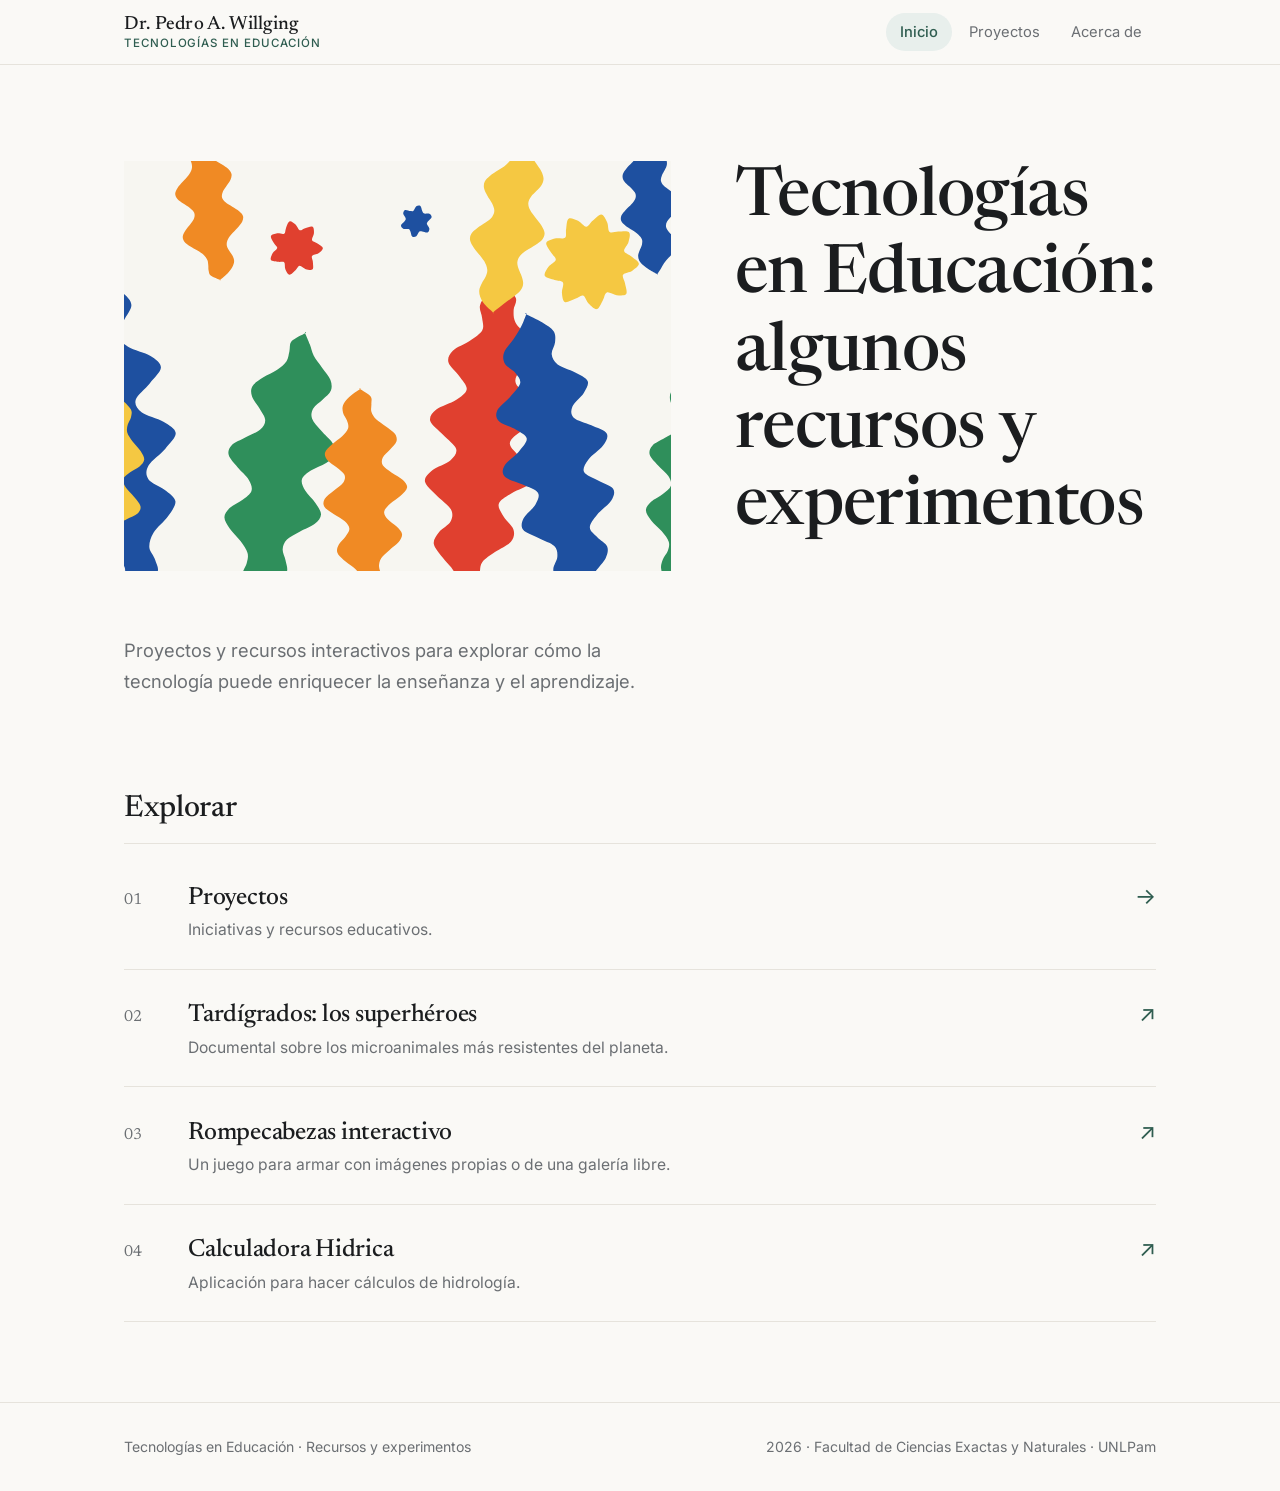
<file: index.html>
<!DOCTYPE html>
<html lang="es">
<head>
<meta charset="UTF-8">
<meta name="viewport" content="width=device-width, initial-scale=1.0">
<title>Tecnologías en Educación: algunos recursos y experimentos</title>
<meta name="description" content="Tecnologías en Educación: algunos recursos y experimentos.">
<link rel="preconnect" href="https://fonts.googleapis.com">
<link rel="preconnect" href="https://fonts.gstatic.com" crossorigin>
<link href="https://fonts.googleapis.com/css2?family=Inter:wght@400;500&family=Newsreader:ital,opsz,wght@0,6..72,400;0,6..72,500;1,6..72,400&display=swap" rel="stylesheet">
<link rel="stylesheet" href="style.css">
</head>
<body>
<header class="nav">
  <div class="wrap">
    <a class="brand" href="index.html"><strong>Dr. Pedro A. Willging</strong><span>Tecnologías en Educación</span></a>
    <nav aria-label="Principal">
      <ul>
        <li><a href="index.html" aria-current="page">Inicio</a></li>
        <li><a href="proyectos.html">Proyectos</a></li>
        <li><a href="acerca.html">Acerca de</a></li>
      </ul>
    </nav>
  </div>
</header>
<main>
 <section class="hero cover-hero">
    <div class="wrap">
        <!-- Agregamos un id para poder seleccionarla desde JavaScript -->
        <img id="portada-img" src="portada-animada.svg" alt="Arte abstracto" class="portada">
        <h1>Tecnologías en Educación: algunos recursos y experimentos</h1>
        <p class="lead">Proyectos y recursos interactivos para explorar cómo la tecnología puede enriquecer la enseñanza y el aprendizaje.</p>
    </div>
</section>

  <section class="section">
    <div class="wrap">
      <div class="section-title"><h2>Explorar</h2></div>
      <ul class="rows">
        <li><a href="proyectos.html"><span class="n">01</span><div><h3>Proyectos</h3><p>Iniciativas y recursos educativos.</p></div><span class="arrow">→</span></a></li>
        <li><a href="tardigrados.html" target="_blank" rel="noopener"><span class="n">02</span><div><h3>Tardígrados: los superhéroes</h3><p>Documental sobre los microanimales más resistentes del planeta.</p></div><span class="arrow">↗</span></a></li>
        <li><a href="rompecabezas.html" target="_blank" rel="noopener"><span class="n">03</span><div><h3>Rompecabezas interactivo</h3><p>Un juego para armar con imágenes propias o de una galería libre.</p></div><span class="arrow">↗</span></a></li>
         <li><a href="https://willging.github.io/calculadoraHidrica/" target="_blank" rel="noopener"><span class="n">04</span><div><h3>Calculadora Hidrica</h3><p>Aplicación para hacer cálculos de hidrología.</p></div><span class="arrow">↗</span></a></li>
      </ul>
    </div>
  </section>
</main>
<footer>
  <div class="wrap">
    <p>Tecnologías en Educación · Recursos y experimentos</p>
    <p>2026 · Facultad de Ciencias Exactas y Naturales · UNLPam</p>
  </div>
</footer>
 
  <script>
    document.addEventListener("DOMContentLoaded", function() {
        // Lista con las opciones de portadas disponibles en tu repositorio
        const portadas = [
            "portada-animada.svg",
            "portada-2-flujo.svg",
            "portada-3-geometria.svg",
            "portada-4-constelacion.svg",
            "portada-5-destijl.svg",
            "portada-6-miro.svg",
            "portada-7-recortes.svg"
           ];
        
        // Selecciona un índice aleatorio del arreglo
        const randomIndex = Math.floor(Math.random() * portadas.length);
        
        // Asigna la portada seleccionada a la imagen de la portada
        const imgElement = document.getElementById("portada-img");
        if (imgElement) {
            imgElement.src = portadas[randomIndex];
        }
    });
</script>
  
</body></html>
</file>
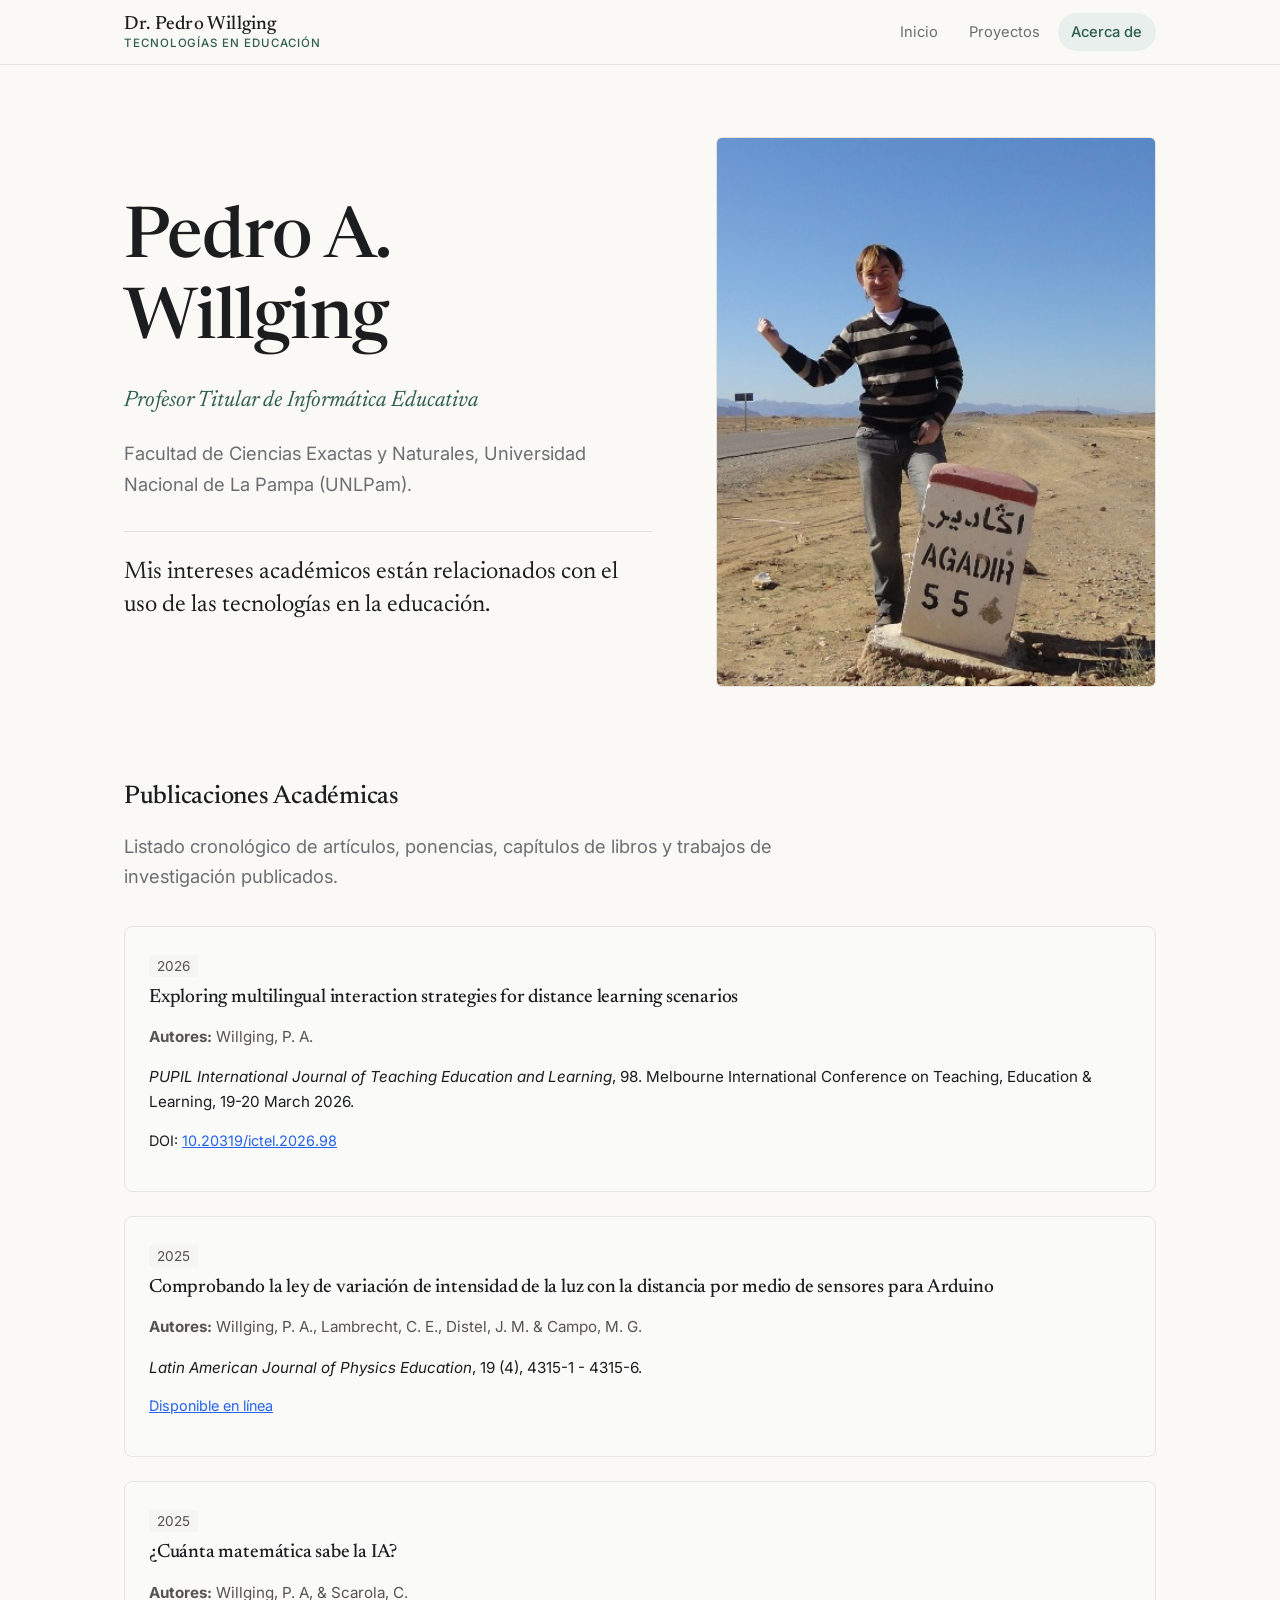
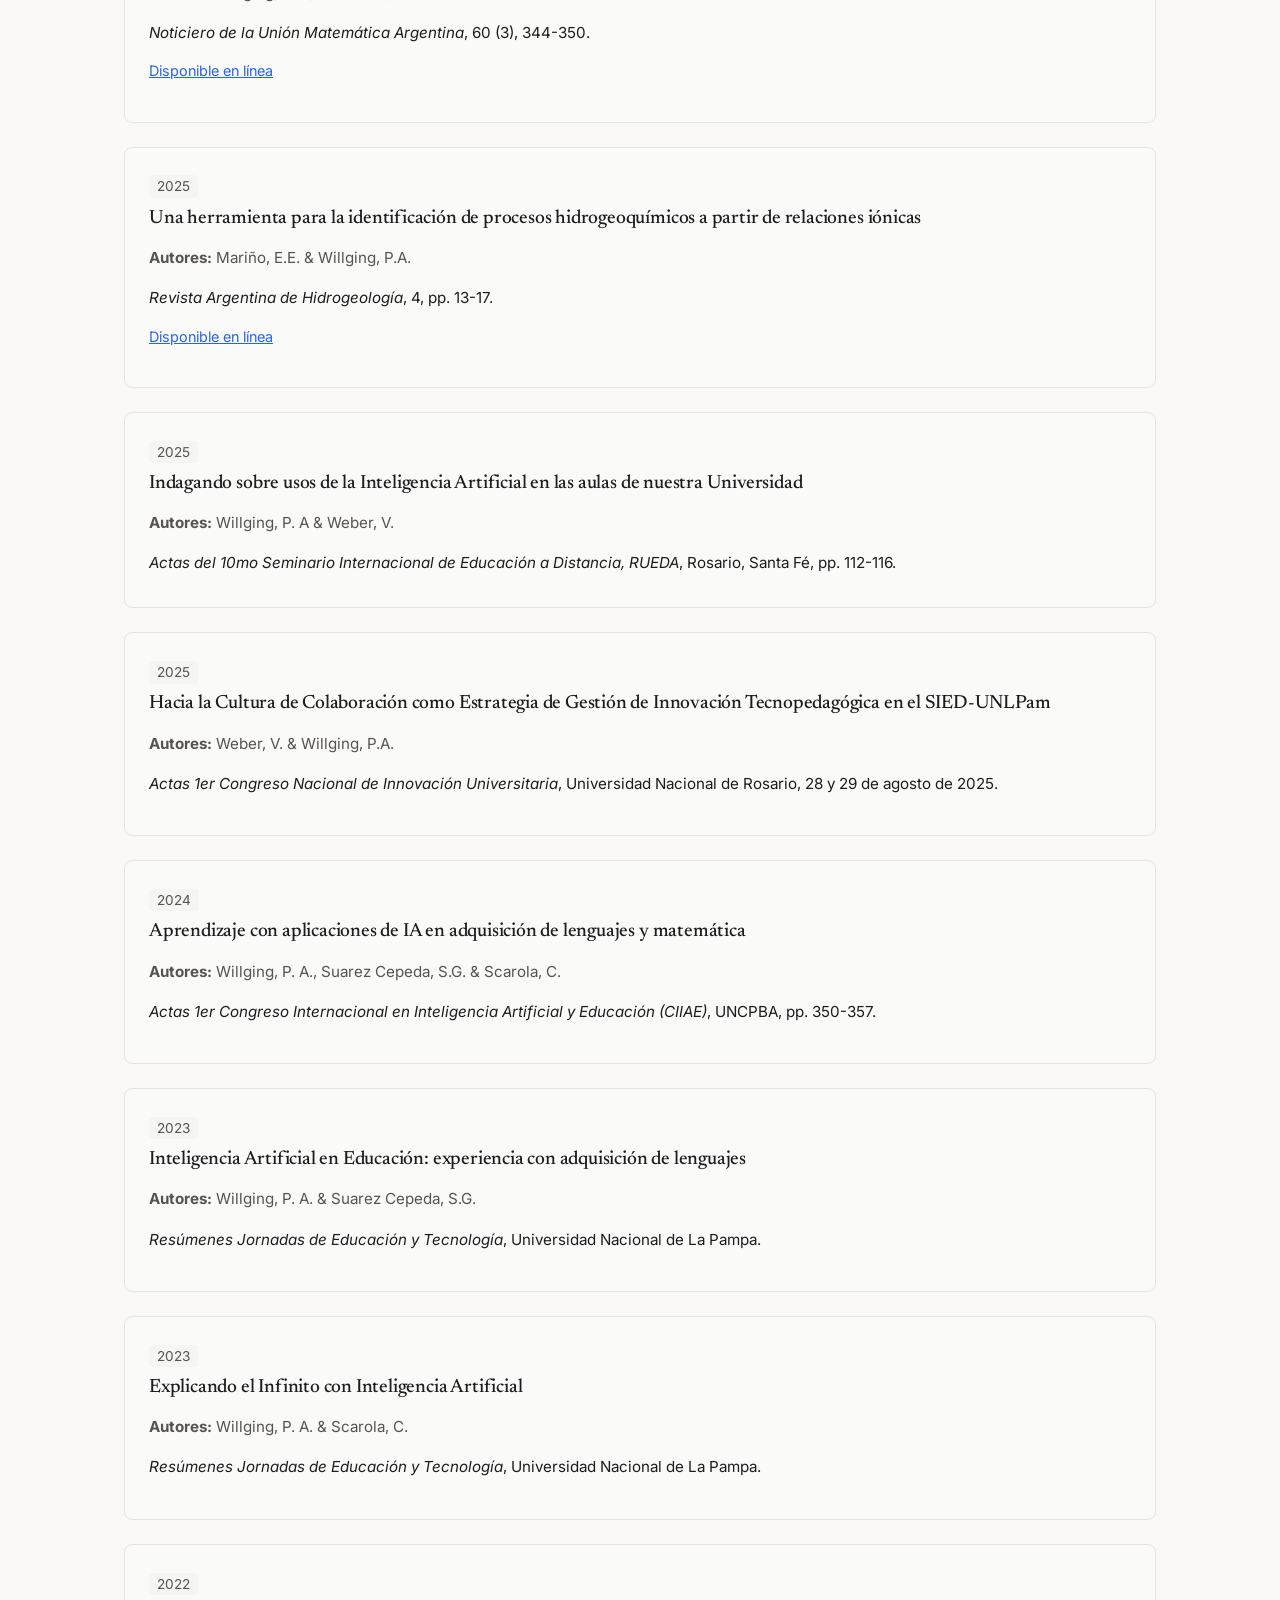
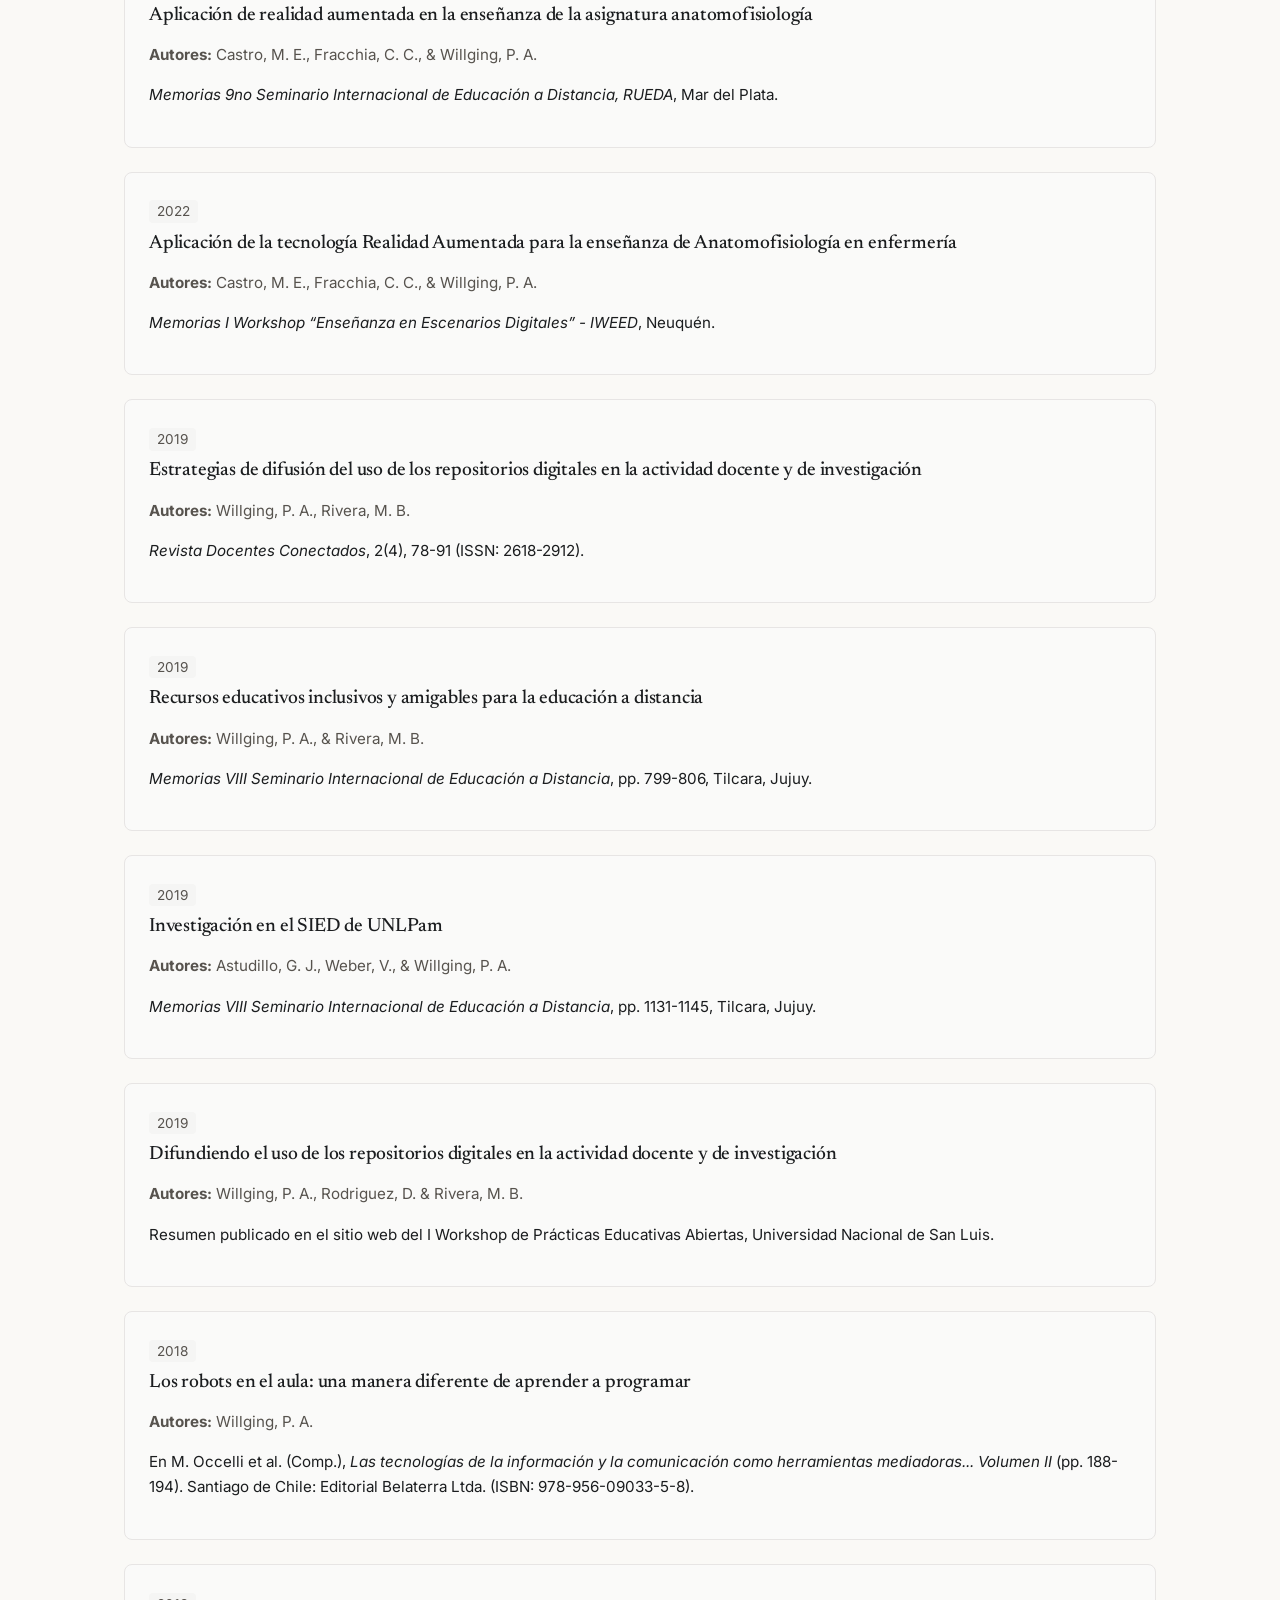
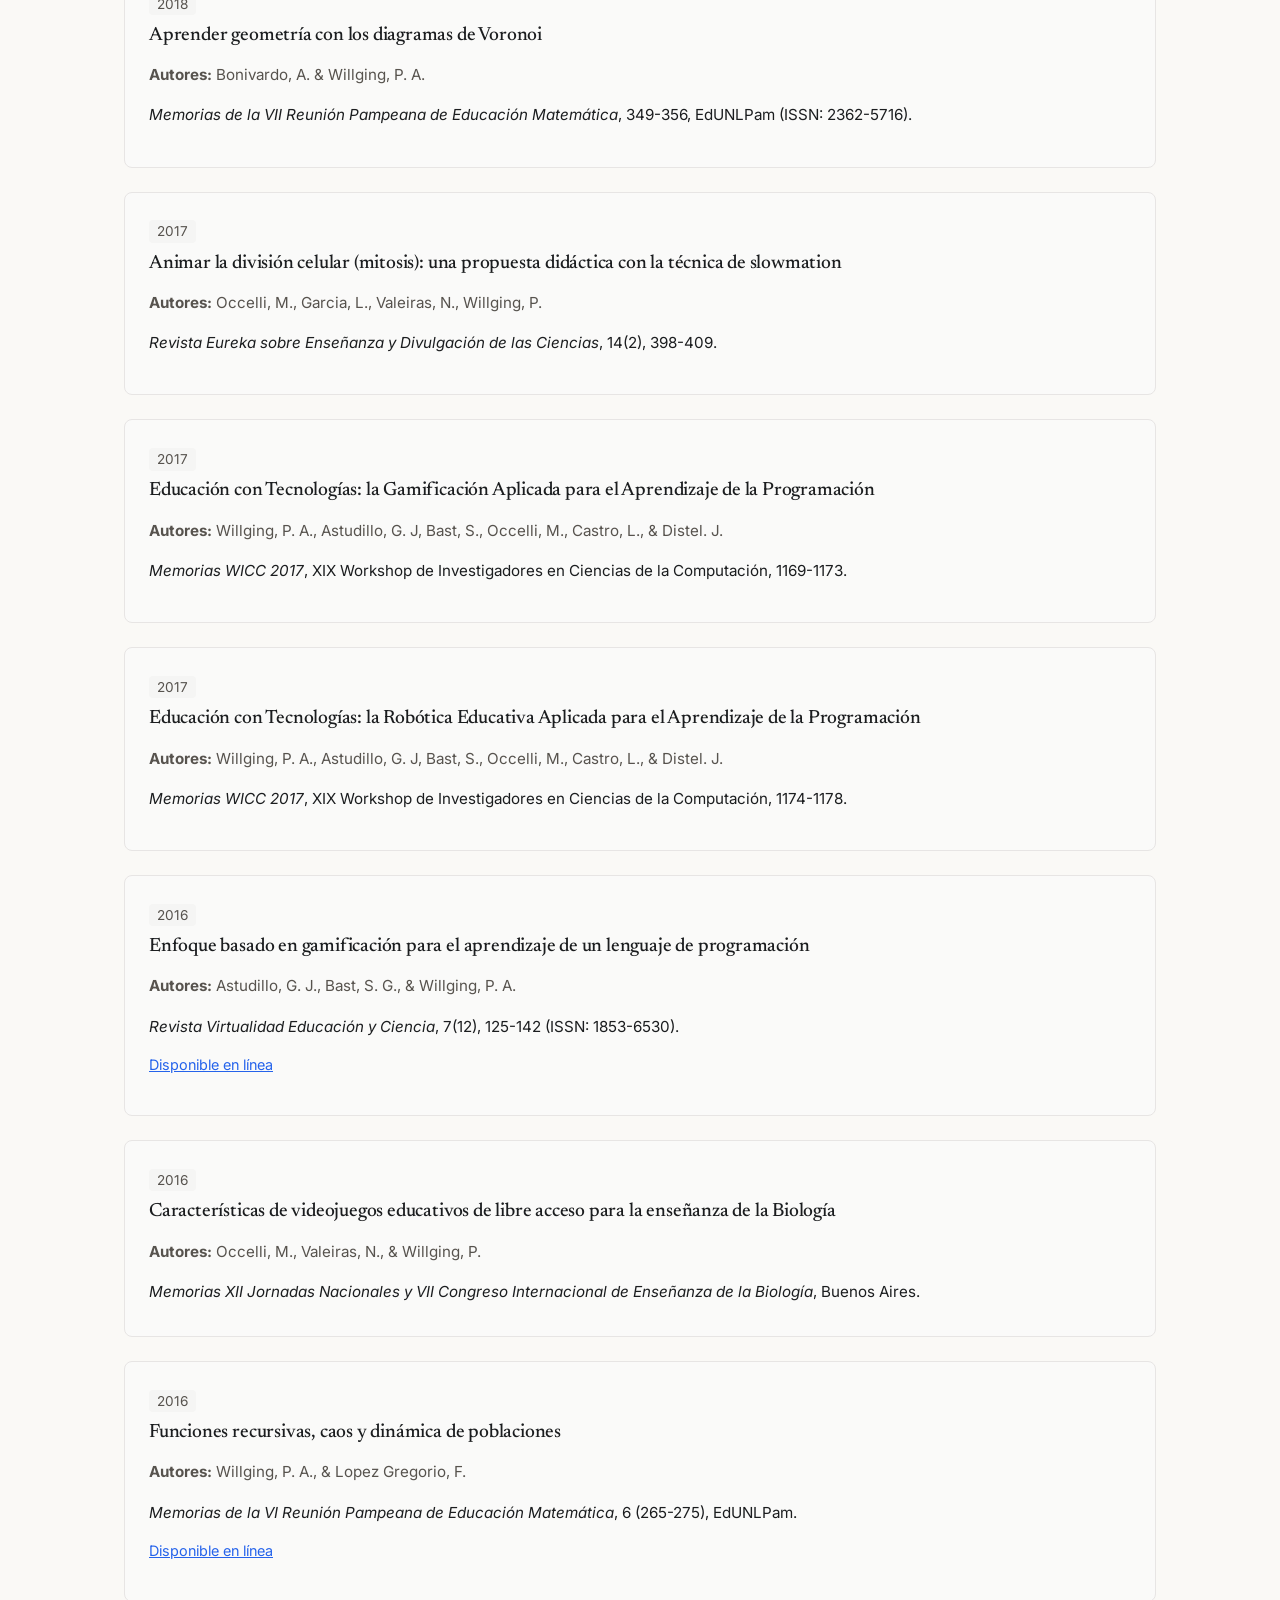
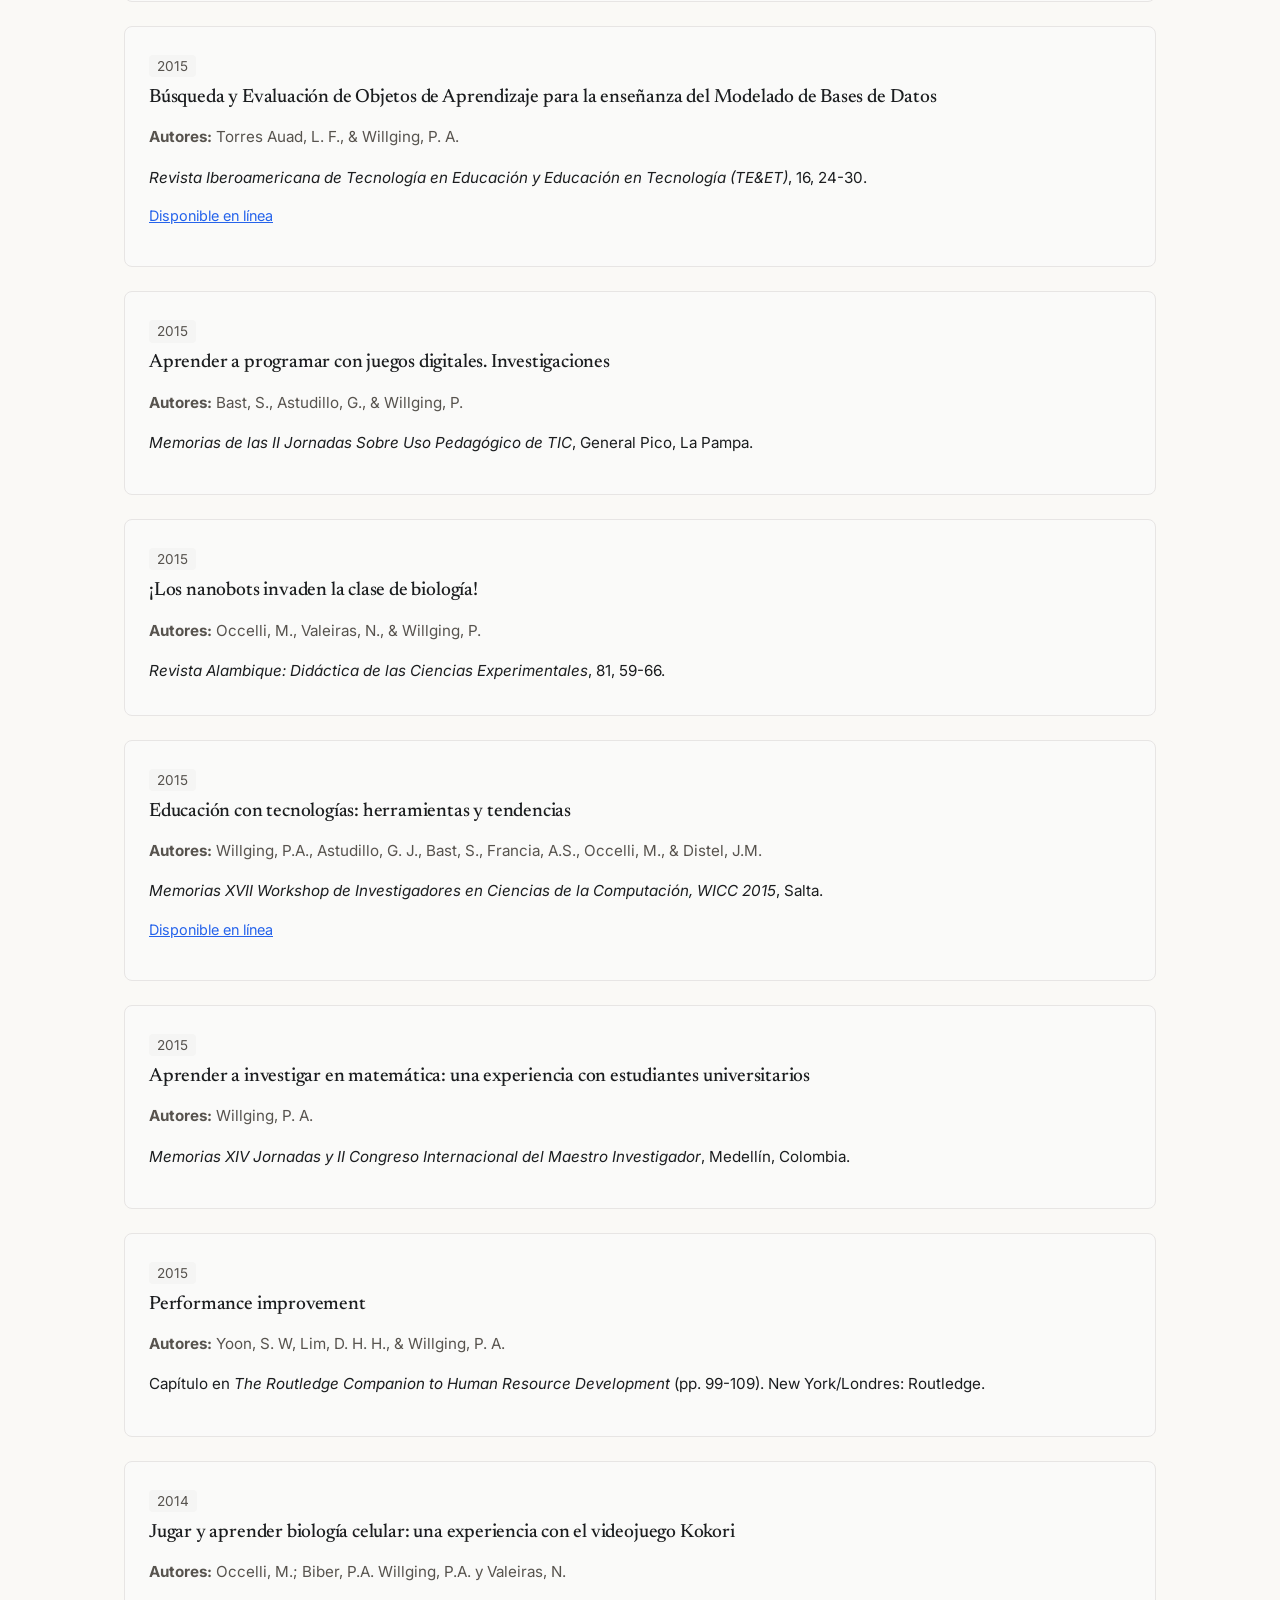
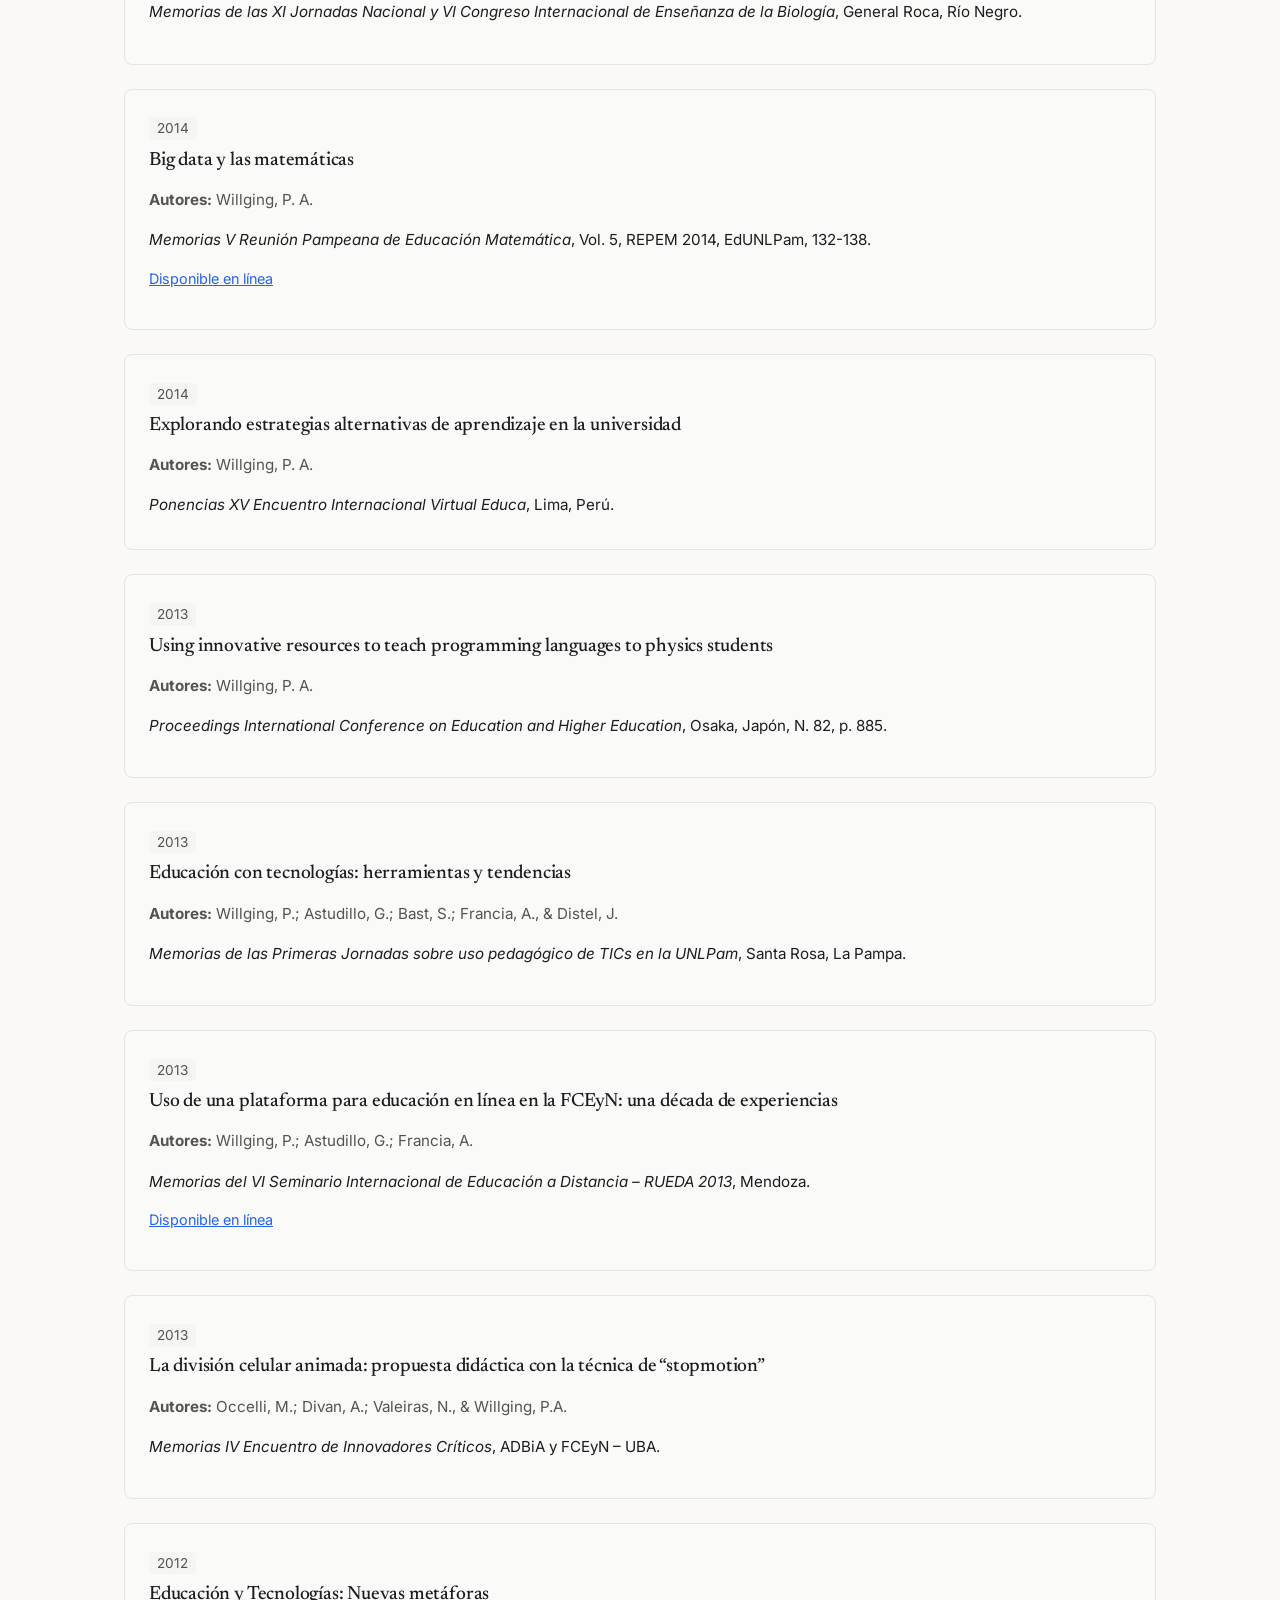
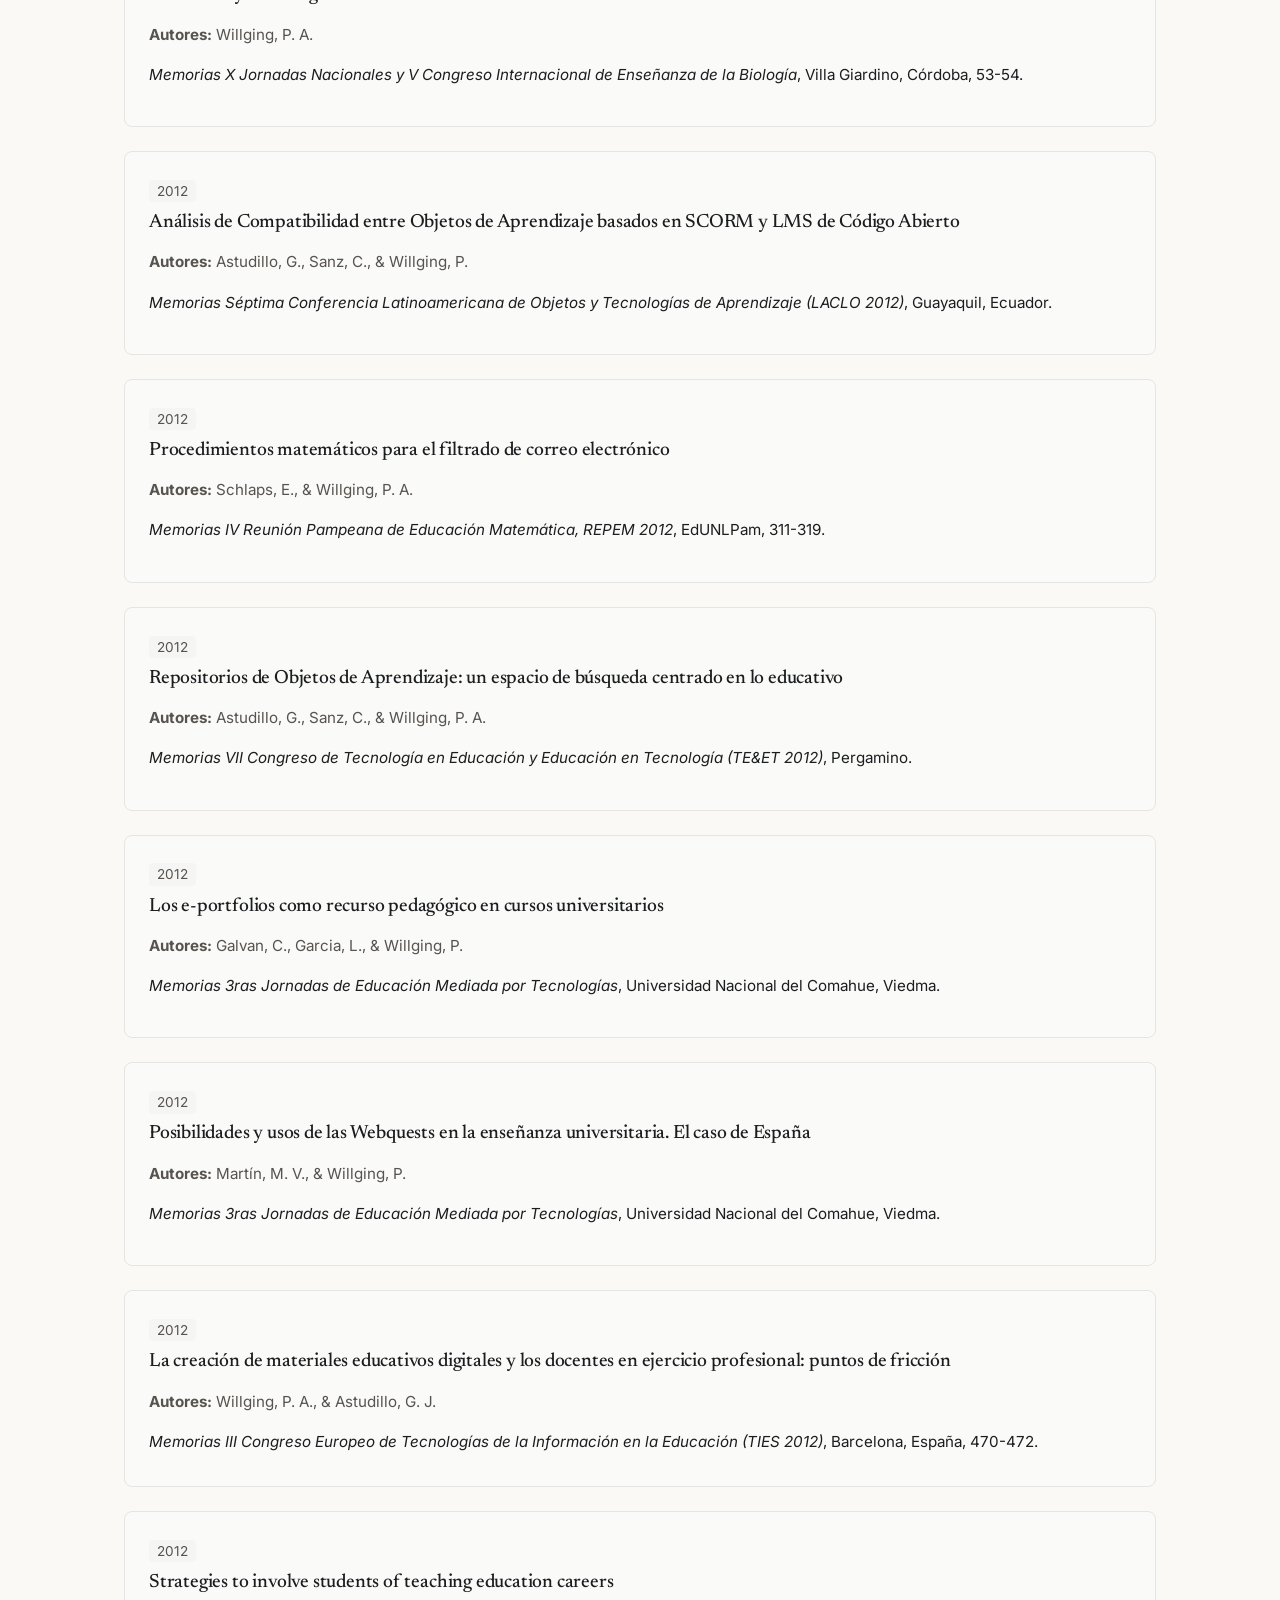
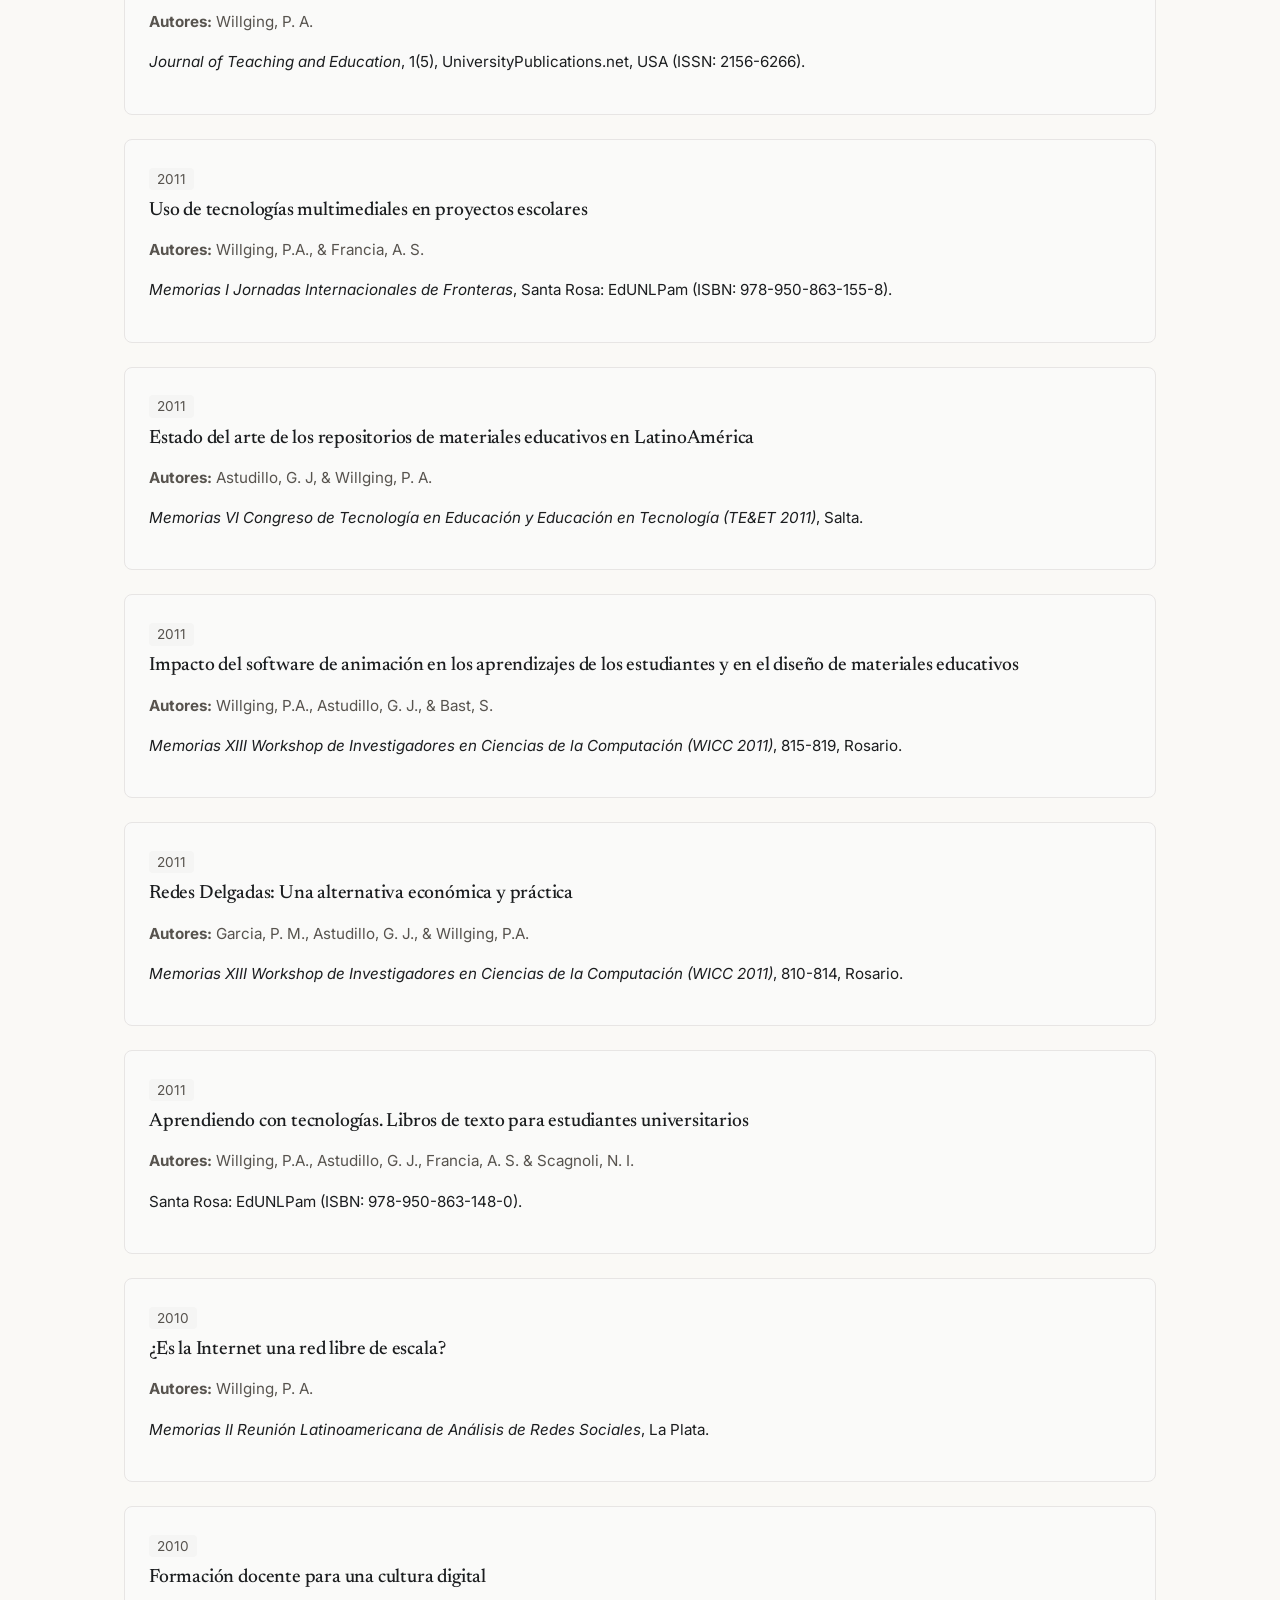
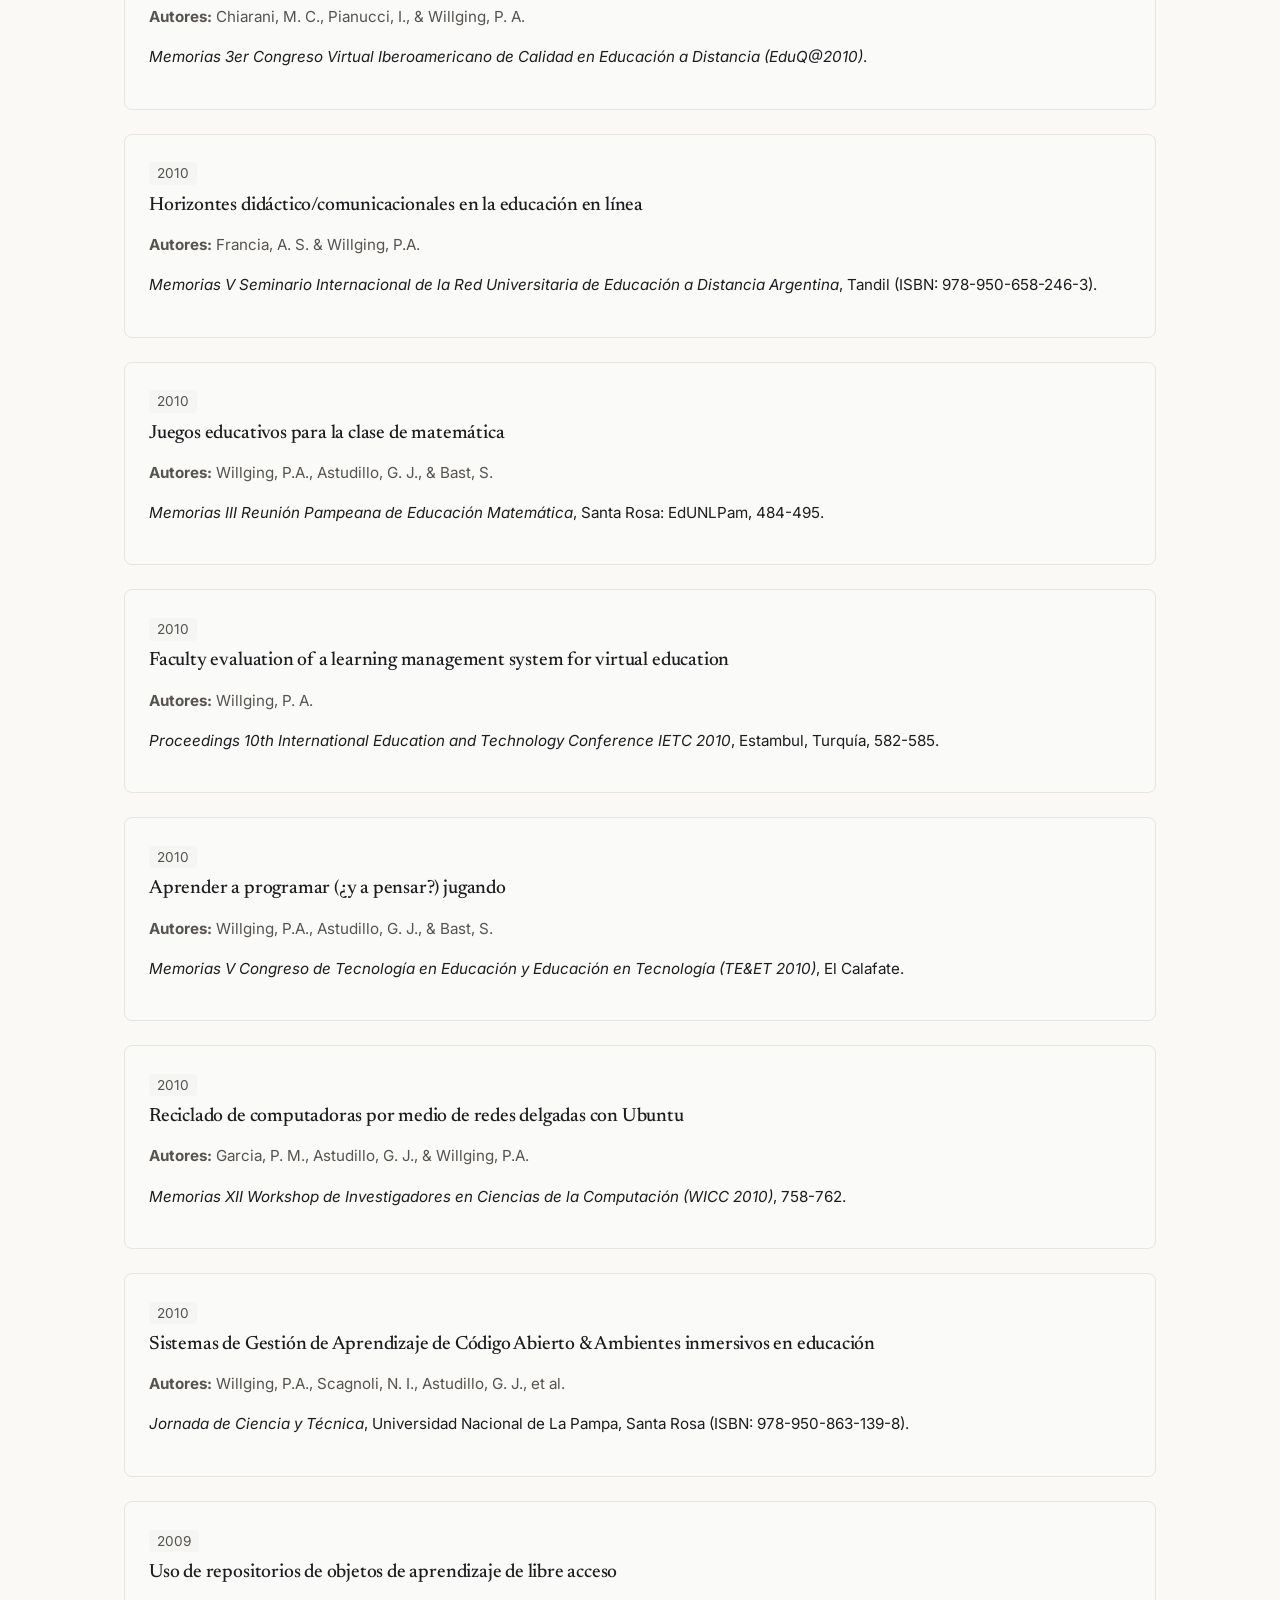
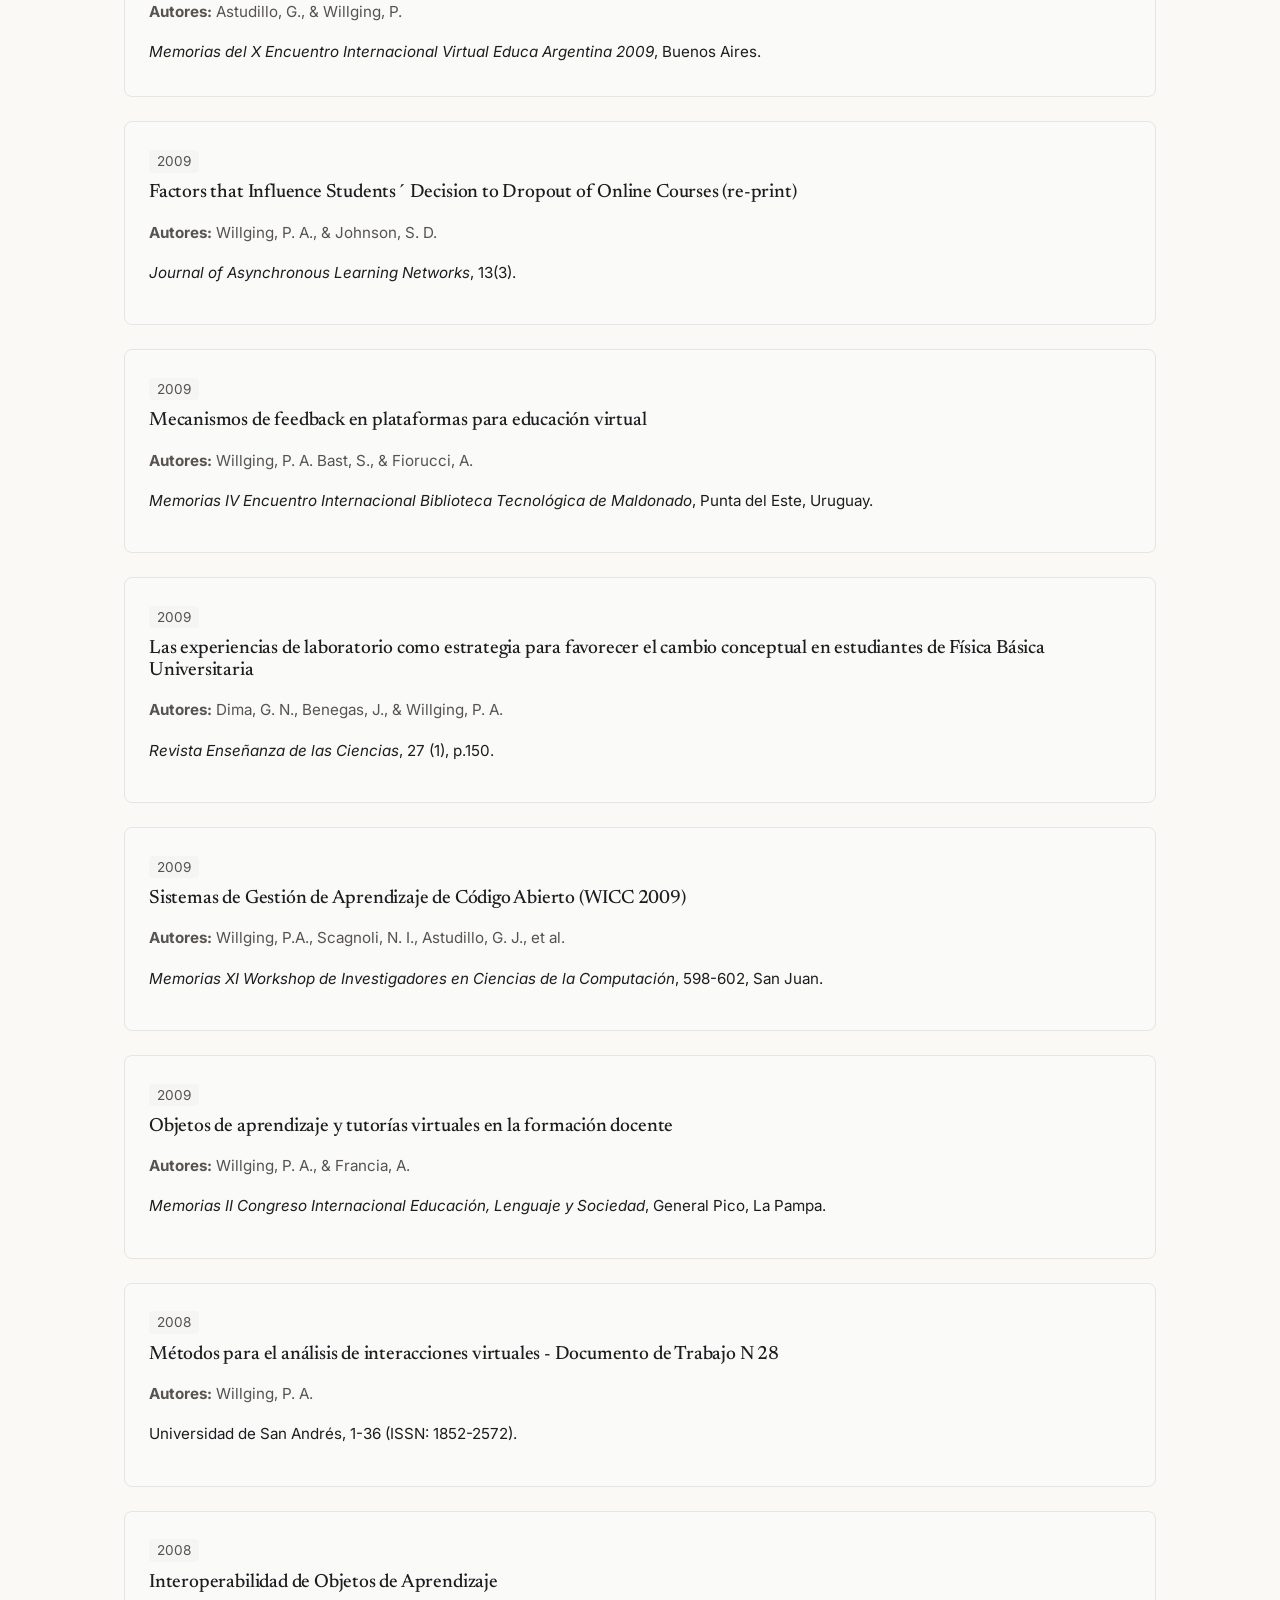
<file: acerca.html>
<!DOCTYPE html>
<html lang="es">
<head>
<meta charset="UTF-8">
<meta name="viewport" content="width=device-width, initial-scale=1.0">
<title>Acerca de · Tecnologías en Educación</title>
<meta name="description" content="Acerca de Pedro A. Willging, Profesor Titular de Informática Educativa.">
<link rel="preconnect" href="https://fonts.googleapis.com">
<link rel="preconnect" href="https://fonts.gstatic.com" crossorigin>
<link href="https://fonts.googleapis.com/css2?family=Inter:wght@400;500&family=Newsreader:ital,opsz,wght@0,6..72,400;0,6..72,500;1,6..72,400&display=swap" rel="stylesheet">
<link rel="stylesheet" href="style.css">
</head>
<body>
<header class="nav">
  <div class="wrap">
    <a class="brand" href="index.html"><strong>Dr. Pedro Willging</strong><span>Tecnologías en Educación</span></a>
    <nav aria-label="Principal">
      <ul>
        <li><a href="index.html">Inicio</a></li>
        <li><a href="proyectos.html" >Proyectos</a></li>
        <li><a href="acerca.html" aria-current="page">Acerca de</a></li>
      </ul>
    </nav>
  </div>
</header>
<main>
  <section class="hero about">
    <div class="wrap">
      <div>
        <h1>Pedro A. Willging</h1>
        <p class="role">Profesor Titular de Informática Educativa</p>
        <p class="lead">Facultad de Ciencias Exactas y Naturales, Universidad Nacional de La Pampa (UNLPam).</p>
        <p class="interests">Mis intereses académicos están relacionados con el uso de las tecnologías en la educación.</p>
      </div>
      <div class="portrait">
        <img src="foto.jpg" alt="Retrato de Pedro A. Willging">
      </div>
    </div>
  </section>
</main>

<section class="page-head" style="padding-top: 2rem; padding-bottom: 1rem;">
    <div class="wrap">
        <h2>Publicaciones Académicas</h2>
        <p class="lead">Listado cronológico de artículos, ponencias, capítulos de libros y trabajos de investigación publicados.</p>
    </div>
</section>

<div class="wrap" style="margin-bottom: 4rem;">
    <div style="display: flex; flex-direction: column; gap: 1.5rem;">
        
        <!-- 2026 -->
        <article style="background: #fafaf9; padding: 1.5rem; border-radius: 8px; border: 1px solid #e7e5e4;">
            <span class="tag" style="font-size: 0.85rem; color: #57534e; background: #f5f5f4; padding: 0.2rem 0.5rem; border-radius: 4px;">2026</span>
            <h3 style="margin-top: 0.5rem; margin-bottom: 0.3rem; font-size: 1.2rem;">Exploring multilingual interaction strategies for distance learning scenarios</h3>
            <p style="color: #57534e; font-size: 0.95rem; margin-bottom: 0.5rem;"><strong>Autores:</strong> Willging, P. A.</p>
            <p style="font-size: 0.95rem; margin-bottom: 0.5rem;"><em>PUPIL International Journal of Teaching Education and Learning</em>, 98. Melbourne International Conference on Teaching, Education & Learning, 19-20 March 2026.</p>
            <p style="font-size: 0.9rem;">DOI: <a href="https://doi.org/10.20319/ictel.2026.98" target="_blank" style="color: #2563eb; text-decoration: underline;">10.20319/ictel.2026.98</a></p>
        </article>

        <!-- 2025 -->
        <article style="background: #fafaf9; padding: 1.5rem; border-radius: 8px; border: 1px solid #e7e5e4;">
            <span class="tag" style="font-size: 0.85rem; color: #57534e; background: #f5f5f4; padding: 0.2rem 0.5rem; border-radius: 4px;">2025</span>
            <h3 style="margin-top: 0.5rem; margin-bottom: 0.3rem; font-size: 1.2rem;">Comprobando la ley de variación de intensidad de la luz con la distancia por medio de sensores para Arduino</h3>
            <p style="color: #57534e; font-size: 0.95rem; margin-bottom: 0.5rem;"><strong>Autores:</strong> Willging, P. A., Lambrecht, C. E., Distel, J. M. & Campo, M. G.</p>
            <p style="font-size: 0.95rem; margin-bottom: 0.5rem;"><em>Latin American Journal of Physics Education</em>, 19 (4), 4315-1 - 4315-6.</p>
            <p style="font-size: 0.9rem;"><a href="http://www.lajpe.org/dec25/19_4_15.pdf" target="_blank" style="color: #2563eb; text-decoration: underline;">Disponible en línea</a></p>
        </article>

        <article style="background: #fafaf9; padding: 1.5rem; border-radius: 8px; border: 1px solid #e7e5e4;">
            <span class="tag" style="font-size: 0.85rem; color: #57534e; background: #f5f5f4; padding: 0.2rem 0.5rem; border-radius: 4px;">2025</span>
            <h3 style="margin-top: 0.5rem; margin-bottom: 0.3rem; font-size: 1.2rem;">¿Cuánta matemática sabe la IA?</h3>
            <p style="color: #57534e; font-size: 0.95rem; margin-bottom: 0.5rem;"><strong>Autores:</strong> Willging, P. A, & Scarola, C.</p>
            <p style="font-size: 0.95rem; margin-bottom: 0.5rem;"><em>Noticiero de la Unión Matemática Argentina</em>, 60 (3), 344-350.</p>
            <p style="font-size: 0.9rem;"><a href="url?id=29" target="_blank" style="color: #2563eb; text-decoration: underline;">Disponible en línea</a></p>
        </article>

        <article style="background: #fafaf9; padding: 1.5rem; border-radius: 8px; border: 1px solid #e7e5e4;">
            <span class="tag" style="font-size: 0.85rem; color: #57534e; background: #f5f5f4; padding: 0.2rem 0.5rem; border-radius: 4px;">2025</span>
            <h3 style="margin-top: 0.5rem; margin-bottom: 0.3rem; font-size: 1.2rem;">Una herramienta para la identificación de procesos hidrogeoquímicos a partir de relaciones iónicas</h3>
            <p style="color: #57534e; font-size: 0.95rem; margin-bottom: 0.5rem;"><strong>Autores:</strong> Mariño, E.E. & Willging, P.A.</p>
            <p style="font-size: 0.95rem; margin-bottom: 0.5rem;"><em>Revista Argentina de Hidrogeología</em>, 4, pp. 13-17.</p>
            <p style="font-size: 0.9rem;"><a href="url?id=30" target="_blank" style="color: #2563eb; text-decoration: underline;">Disponible en línea</a></p>
        </article>

        <article style="background: #fafaf9; padding: 1.5rem; border-radius: 8px; border: 1px solid #e7e5e4;">
            <span class="tag" style="font-size: 0.85rem; color: #57534e; background: #f5f5f4; padding: 0.2rem 0.5rem; border-radius: 4px;">2025</span>
            <h3 style="margin-top: 0.5rem; margin-bottom: 0.3rem; font-size: 1.2rem;">Indagando sobre usos de la Inteligencia Artificial en las aulas de nuestra Universidad</h3>
            <p style="color: #57534e; font-size: 0.95rem; margin-bottom: 0.5rem;"><strong>Autores:</strong> Willging, P. A & Weber, V.</p>
            <p style="font-size: 0.95rem; margin-bottom: 0.5rem;"><em>Actas del 10mo Seminario Internacional de Educación a Distancia, RUEDA</em>, Rosario, Santa Fé, pp. 112-116.</p>
            
        </article>

        <article style="background: #fafaf9; padding: 1.5rem; border-radius: 8px; border: 1px solid #e7e5e4;">
            <span class="tag" style="font-size: 0.85rem; color: #57534e; background: #f5f5f4; padding: 0.2rem 0.5rem; border-radius: 4px;">2025</span>
            <h3 style="margin-top: 0.5rem; margin-bottom: 0.3rem; font-size: 1.2rem;">Hacia la Cultura de Colaboración como Estrategia de Gestión de Innovación Tecnopedagógica en el SIED-UNLPam</h3>
            <p style="color: #57534e; font-size: 0.95rem; margin-bottom: 0.5rem;"><strong>Autores:</strong> Weber, V. & Willging, P.A.</p>
            <p style="font-size: 0.95rem;"><em>Actas 1er Congreso Nacional de Innovación Universitaria</em>, Universidad Nacional de Rosario, 28 y 29 de agosto de 2025.</p>
        </article>

        <!-- 2024 -->
        <article style="background: #fafaf9; padding: 1.5rem; border-radius: 8px; border: 1px solid #e7e5e4;">
            <span class="tag" style="font-size: 0.85rem; color: #57534e; background: #f5f5f4; padding: 0.2rem 0.5rem; border-radius: 4px;">2024</span>
            <h3 style="margin-top: 0.5rem; margin-bottom: 0.3rem; font-size: 1.2rem;">Aprendizaje con aplicaciones de IA en adquisición de lenguajes y matemática</h3>
            <p style="color: #57534e; font-size: 0.95rem; margin-bottom: 0.5rem;"><strong>Autores:</strong> Willging, P. A., Suarez Cepeda, S.G. & Scarola, C.</p>
            <p style="font-size: 0.95rem;"><em>Actas 1er Congreso Internacional en Inteligencia Artificial y Educación (CIIAE)</em>, UNCPBA, pp. 350-357.</p>
        </article>

        <!-- 2023 -->
        <article style="background: #fafaf9; padding: 1.5rem; border-radius: 8px; border: 1px solid #e7e5e4;">
            <span class="tag" style="font-size: 0.85rem; color: #57534e; background: #f5f5f4; padding: 0.2rem 0.5rem; border-radius: 4px;">2023</span>
            <h3 style="margin-top: 0.5rem; margin-bottom: 0.3rem; font-size: 1.2rem;">Inteligencia Artificial en Educación: experiencia con adquisición de lenguajes</h3>
            <p style="color: #57534e; font-size: 0.95rem; margin-bottom: 0.5rem;"><strong>Autores:</strong> Willging, P. A. & Suarez Cepeda, S.G.</p>
            <p style="font-size: 0.95rem;"><em>Resúmenes Jornadas de Educación y Tecnología</em>, Universidad Nacional de La Pampa.</p>
        </article>

        <article style="background: #fafaf9; padding: 1.5rem; border-radius: 8px; border: 1px solid #e7e5e4;">
            <span class="tag" style="font-size: 0.85rem; color: #57534e; background: #f5f5f4; padding: 0.2rem 0.5rem; border-radius: 4px;">2023</span>
            <h3 style="margin-top: 0.5rem; margin-bottom: 0.3rem; font-size: 1.2rem;">Explicando el Infinito con Inteligencia Artificial</h3>
            <p style="color: #57534e; font-size: 0.95rem; margin-bottom: 0.5rem;"><strong>Autores:</strong> Willging, P. A. & Scarola, C.</p>
            <p style="font-size: 0.95rem;"><em>Resúmenes Jornadas de Educación y Tecnología</em>, Universidad Nacional de La Pampa.</p>
        </article>

        <!-- 2022 -->
        <article style="background: #fafaf9; padding: 1.5rem; border-radius: 8px; border: 1px solid #e7e5e4;">
            <span class="tag" style="font-size: 0.85rem; color: #57534e; background: #f5f5f4; padding: 0.2rem 0.5rem; border-radius: 4px;">2022</span>
            <h3 style="margin-top: 0.5rem; margin-bottom: 0.3rem; font-size: 1.2rem;">Aplicación de realidad aumentada en la enseñanza de la asignatura anatomofisiología</h3>
            <p style="color: #57534e; font-size: 0.95rem; margin-bottom: 0.5rem;"><strong>Autores:</strong> Castro, M. E., Fracchia, C. C., & Willging, P. A.</p>
            <p style="font-size: 0.95rem;"><em>Memorias 9no Seminario Internacional de Educación a Distancia, RUEDA</em>, Mar del Plata.</p>
        </article>

        <article style="background: #fafaf9; padding: 1.5rem; border-radius: 8px; border: 1px solid #e7e5e4;">
            <span class="tag" style="font-size: 0.85rem; color: #57534e; background: #f5f5f4; padding: 0.2rem 0.5rem; border-radius: 4px;">2022</span>
            <h3 style="margin-top: 0.5rem; margin-bottom: 0.3rem; font-size: 1.2rem;">Aplicación de la tecnología Realidad Aumentada para la enseñanza de Anatomofisiología en enfermería</h3>
            <p style="color: #57534e; font-size: 0.95rem; margin-bottom: 0.5rem;"><strong>Autores:</strong> Castro, M. E., Fracchia, C. C., & Willging, P. A.</p>
            <p style="font-size: 0.95rem;"><em>Memorias I Workshop “Enseñanza en Escenarios Digitales” - IWEED</em>, Neuquén.</p>
        </article>

        <!-- 2019 -->
        <article style="background: #fafaf9; padding: 1.5rem; border-radius: 8px; border: 1px solid #e7e5e4;">
            <span class="tag" style="font-size: 0.85rem; color: #57534e; background: #f5f5f4; padding: 0.2rem 0.5rem; border-radius: 4px;">2019</span>
            <h3 style="margin-top: 0.5rem; margin-bottom: 0.3rem; font-size: 1.2rem;">Estrategias de difusión del uso de los repositorios digitales en la actividad docente y de investigación</h3>
            <p style="color: #57534e; font-size: 0.95rem; margin-bottom: 0.5rem;"><strong>Autores:</strong> Willging, P. A., Rivera, M. B.</p>
            <p style="font-size: 0.95rem;"><em>Revista Docentes Conectados</em>, 2(4), 78-91 (ISSN: 2618-2912).</p>
        </article>

        <article style="background: #fafaf9; padding: 1.5rem; border-radius: 8px; border: 1px solid #e7e5e4;">
            <span class="tag" style="font-size: 0.85rem; color: #57534e; background: #f5f5f4; padding: 0.2rem 0.5rem; border-radius: 4px;">2019</span>
            <h3 style="margin-top: 0.5rem; margin-bottom: 0.3rem; font-size: 1.2rem;">Recursos educativos inclusivos y amigables para la educación a distancia</h3>
            <p style="color: #57534e; font-size: 0.95rem; margin-bottom: 0.5rem;"><strong>Autores:</strong> Willging, P. A., & Rivera, M. B.</p>
            <p style="font-size: 0.95rem;"><em>Memorias VIII Seminario Internacional de Educación a Distancia</em>, pp. 799-806, Tilcara, Jujuy.</p>
        </article>

        <article style="background: #fafaf9; padding: 1.5rem; border-radius: 8px; border: 1px solid #e7e5e4;">
            <span class="tag" style="font-size: 0.85rem; color: #57534e; background: #f5f5f4; padding: 0.2rem 0.5rem; border-radius: 4px;">2019</span>
            <h3 style="margin-top: 0.5rem; margin-bottom: 0.3rem; font-size: 1.2rem;">Investigación en el SIED de UNLPam</h3>
            <p style="color: #57534e; font-size: 0.95rem; margin-bottom: 0.5rem;"><strong>Autores:</strong> Astudillo, G. J., Weber, V., & Willging, P. A.</p>
            <p style="font-size: 0.95rem;"><em>Memorias VIII Seminario Internacional de Educación a Distancia</em>, pp. 1131-1145, Tilcara, Jujuy.</p>
        </article>

        <article style="background: #fafaf9; padding: 1.5rem; border-radius: 8px; border: 1px solid #e7e5e4;">
            <span class="tag" style="font-size: 0.85rem; color: #57534e; background: #f5f5f4; padding: 0.2rem 0.5rem; border-radius: 4px;">2019</span>
            <h3 style="margin-top: 0.5rem; margin-bottom: 0.3rem; font-size: 1.2rem;">Difundiendo el uso de los repositorios digitales en la actividad docente y de investigación</h3>
            <p style="color: #57534e; font-size: 0.95rem; margin-bottom: 0.5rem;"><strong>Autores:</strong> Willging, P. A., Rodriguez, D. & Rivera, M. B.</p>
            <p style="font-size: 0.95rem;">Resumen publicado en el sitio web del I Workshop de Prácticas Educativas Abiertas, Universidad Nacional de San Luis.</p>
        </article>

        <!-- 2018 -->
        <article style="background: #fafaf9; padding: 1.5rem; border-radius: 8px; border: 1px solid #e7e5e4;">
            <span class="tag" style="font-size: 0.85rem; color: #57534e; background: #f5f5f4; padding: 0.2rem 0.5rem; border-radius: 4px;">2018</span>
            <h3 style="margin-top: 0.5rem; margin-bottom: 0.3rem; font-size: 1.2rem;">Los robots en el aula: una manera diferente de aprender a programar</h3>
            <p style="color: #57534e; font-size: 0.95rem; margin-bottom: 0.5rem;"><strong>Autores:</strong> Willging, P. A.</p>
            <p style="font-size: 0.95rem;">En M. Occelli et al. (Comp.), <em>Las tecnologías de la información y la comunicación como herramientas mediadoras... Volumen II</em> (pp. 188-194). Santiago de Chile: Editorial Belaterra Ltda. (ISBN: 978-956-09033-5-8).</p>
        </article>

        <article style="background: #fafaf9; padding: 1.5rem; border-radius: 8px; border: 1px solid #e7e5e4;">
            <span class="tag" style="font-size: 0.85rem; color: #57534e; background: #f5f5f4; padding: 0.2rem 0.5rem; border-radius: 4px;">2018</span>
            <h3 style="margin-top: 0.5rem; margin-bottom: 0.3rem; font-size: 1.2rem;">Aprender geometría con los diagramas de Voronoi</h3>
            <p style="color: #57534e; font-size: 0.95rem; margin-bottom: 0.5rem;"><strong>Autores:</strong> Bonivardo, A. & Willging, P. A.</p>
            <p style="font-size: 0.95rem;"><em>Memorias de la VII Reunión Pampeana de Educación Matemática</em>, 349-356, EdUNLPam (ISSN: 2362-5716).</p>
        </article>

        <!-- 2017 -->
        <article style="background: #fafaf9; padding: 1.5rem; border-radius: 8px; border: 1px solid #e7e5e4;">
            <span class="tag" style="font-size: 0.85rem; color: #57534e; background: #f5f5f4; padding: 0.2rem 0.5rem; border-radius: 4px;">2017</span>
            <h3 style="margin-top: 0.5rem; margin-bottom: 0.3rem; font-size: 1.2rem;">Animar la división celular (mitosis): una propuesta didáctica con la técnica de slowmation</h3>
            <p style="color: #57534e; font-size: 0.95rem; margin-bottom: 0.5rem;"><strong>Autores:</strong> Occelli, M., Garcia, L., Valeiras, N., Willging, P.</p>
            <p style="font-size: 0.95rem;"><em>Revista Eureka sobre Enseñanza y Divulgación de las Ciencias</em>, 14(2), 398-409.</p>
        </article>

        <article style="background: #fafaf9; padding: 1.5rem; border-radius: 8px; border: 1px solid #e7e5e4;">
            <span class="tag" style="font-size: 0.85rem; color: #57534e; background: #f5f5f4; padding: 0.2rem 0.5rem; border-radius: 4px;">2017</span>
            <h3 style="margin-top: 0.5rem; margin-bottom: 0.3rem; font-size: 1.2rem;">Educación con Tecnologías: la Gamificación Aplicada para el Aprendizaje de la Programación</h3>
            <p style="color: #57534e; font-size: 0.95rem; margin-bottom: 0.5rem;"><strong>Autores:</strong> Willging, P. A., Astudillo, G. J, Bast, S., Occelli, M., Castro, L., & Distel. J.</p>
            <p style="font-size: 0.95rem;"><em>Memorias WICC 2017</em>, XIX Workshop de Investigadores en Ciencias de la Computación, 1169-1173.</p>
        </article>

        <article style="background: #fafaf9; padding: 1.5rem; border-radius: 8px; border: 1px solid #e7e5e4;">
            <span class="tag" style="font-size: 0.85rem; color: #57534e; background: #f5f5f4; padding: 0.2rem 0.5rem; border-radius: 4px;">2017</span>
            <h3 style="margin-top: 0.5rem; margin-bottom: 0.3rem; font-size: 1.2rem;">Educación con Tecnologías: la Robótica Educativa Aplicada para el Aprendizaje de la Programación</h3>
            <p style="color: #57534e; font-size: 0.95rem; margin-bottom: 0.5rem;"><strong>Autores:</strong> Willging, P. A., Astudillo, G. J, Bast, S., Occelli, M., Castro, L., & Distel. J.</p>
            <p style="font-size: 0.95rem;"><em>Memorias WICC 2017</em>, XIX Workshop de Investigadores en Ciencias de la Computación, 1174-1178.</p>
        </article>

        <!-- 2016 -->
        <article style="background: #fafaf9; padding: 1.5rem; border-radius: 8px; border: 1px solid #e7e5e4;">
            <span class="tag" style="font-size: 0.85rem; color: #57534e; background: #f5f5f4; padding: 0.2rem 0.5rem; border-radius: 4px;">2016</span>
            <h3 style="margin-top: 0.5rem; margin-bottom: 0.3rem; font-size: 1.2rem;">Enfoque basado en gamificación para el aprendizaje de un lenguaje de programación</h3>
            <p style="color: #57534e; font-size: 0.95rem; margin-bottom: 0.5rem;"><strong>Autores:</strong> Astudillo, G. J., Bast, S. G., & Willging, P. A.</p>
            <p style="font-size: 0.95rem; margin-bottom: 0.5rem;"><em>Revista Virtualidad Educación y Ciencia</em>, 7(12), 125-142 (ISSN: 1853-6530).</p>
            <p style="font-size: 0.9rem;"><a href="https://revistas.unc.edu.ar/index.php/vesc/article/view/14739/14741" target="_blank" style="color: #2563eb; text-decoration: underline;">Disponible en línea</a></p>
        </article>

        <article style="background: #fafaf9; padding: 1.5rem; border-radius: 8px; border: 1px solid #e7e5e4;">
            <span class="tag" style="font-size: 0.85rem; color: #57534e; background: #f5f5f4; padding: 0.2rem 0.5rem; border-radius: 4px;">2016</span>
            <h3 style="margin-top: 0.5rem; margin-bottom: 0.3rem; font-size: 1.2rem;">Características de videojuegos educativos de libre acceso para la enseñanza de la Biología</h3>
            <p style="color: #57534e; font-size: 0.95rem; margin-bottom: 0.5rem;"><strong>Autores:</strong> Occelli, M., Valeiras, N., & Willging, P.</p>
            <p style="font-size: 0.95rem; margin-bottom: 0.5rem;"><em>Memorias XII Jornadas Nacionales y VII Congreso Internacional de Enseñanza de la Biología</em>, Buenos Aires.</p>
           
        </article>

        <article style="background: #fafaf9; padding: 1.5rem; border-radius: 8px; border: 1px solid #e7e5e4;">
            <span class="tag" style="font-size: 0.85rem; color: #57534e; background: #f5f5f4; padding: 0.2rem 0.5rem; border-radius: 4px;">2016</span>
            <h3 style="margin-top: 0.5rem; margin-bottom: 0.3rem; font-size: 1.2rem;">Funciones recursivas, caos y dinámica de poblaciones</h3>
            <p style="color: #57534e; font-size: 0.95rem; margin-bottom: 0.5rem;"><strong>Autores:</strong> Willging, P. A., & Lopez Gregorio, F.</p>
            <p style="font-size: 0.95rem; margin-bottom: 0.5rem;"><em>Memorias de la VI Reunión Pampeana de Educación Matemática</em>, 6 (265-275), EdUNLPam.</p>
            <p style="font-size: 0.9rem;"><a href="http://redi.exactas.unlpam.edu.ar/xmlui/handle/2013/214" target="_blank" style="color: #2563eb; text-decoration: underline;">Disponible en línea</a></p>
        </article>

        <!-- 2015 -->
        <article style="background: #fafaf9; padding: 1.5rem; border-radius: 8px; border: 1px solid #e7e5e4;">
            <span class="tag" style="font-size: 0.85rem; color: #57534e; background: #f5f5f4; padding: 0.2rem 0.5rem; border-radius: 4px;">2015</span>
            <h3 style="margin-top: 0.5rem; margin-bottom: 0.3rem; font-size: 1.2rem;">Búsqueda y Evaluación de Objetos de Aprendizaje para la enseñanza del Modelado de Bases de Datos</h3>
            <p style="color: #57534e; font-size: 0.95rem; margin-bottom: 0.5rem;"><strong>Autores:</strong> Torres Auad, L. F., & Willging, P. A.</p>
            <p style="font-size: 0.95rem; margin-bottom: 0.5rem;"><em>Revista Iberoamericana de Tecnología en Educación y Educación en Tecnología (TE&ET)</em>, 16, 24-30.</p>
            <p style="font-size: 0.9rem;"><a href="http://sedici.unlp.edu.ar/handle/10915/50747" target="_blank" style="color: #2563eb; text-decoration: underline;">Disponible en línea</a></p>
        </article>

        <article style="background: #fafaf9; padding: 1.5rem; border-radius: 8px; border: 1px solid #e7e5e4;">
            <span class="tag" style="font-size: 0.85rem; color: #57534e; background: #f5f5f4; padding: 0.2rem 0.5rem; border-radius: 4px;">2015</span>
            <h3 style="margin-top: 0.5rem; margin-bottom: 0.3rem; font-size: 1.2rem;">Aprender a programar con juegos digitales. Investigaciones</h3>
            <p style="color: #57534e; font-size: 0.95rem; margin-bottom: 0.5rem;"><strong>Autores:</strong> Bast, S., Astudillo, G., & Willging, P.</p>
            <p style="font-size: 0.95rem;"><em>Memorias de las II Jornadas Sobre Uso Pedagógico de TIC</em>, General Pico, La Pampa.</p>
        </article>

        <article style="background: #fafaf9; padding: 1.5rem; border-radius: 8px; border: 1px solid #e7e5e4;">
            <span class="tag" style="font-size: 0.85rem; color: #57534e; background: #f5f5f4; padding: 0.2rem 0.5rem; border-radius: 4px;">2015</span>
            <h3 style="margin-top: 0.5rem; margin-bottom: 0.3rem; font-size: 1.2rem;">¡Los nanobots invaden la clase de biología!</h3>
            <p style="color: #57534e; font-size: 0.95rem; margin-bottom: 0.5rem;"><strong>Autores:</strong> Occelli, M., Valeiras, N., & Willging, P.</p>
            <p style="font-size: 0.95rem; margin-bottom: 0.5rem;"><em>Revista Alambique: Didáctica de las Ciencias Experimentales</em>, 81, 59-66.</p>
            
        </article>

        <article style="background: #fafaf9; padding: 1.5rem; border-radius: 8px; border: 1px solid #e7e5e4;">
            <span class="tag" style="font-size: 0.85rem; color: #57534e; background: #f5f5f4; padding: 0.2rem 0.5rem; border-radius: 4px;">2015</span>
            <h3 style="margin-top: 0.5rem; margin-bottom: 0.3rem; font-size: 1.2rem;">Educación con tecnologías: herramientas y tendencias</h3>
            <p style="color: #57534e; font-size: 0.95rem; margin-bottom: 0.5rem;"><strong>Autores:</strong> Willging, P.A., Astudillo, G. J., Bast, S., Francia, A.S., Occelli, M., & Distel, J.M.</p>
            <p style="font-size: 0.95rem; margin-bottom: 0.5rem;"><em>Memorias XVII Workshop de Investigadores en Ciencias de la Computación, WICC 2015</em>, Salta.</p>
            <p style="font-size: 0.9rem;"><a href="http://sedici.unlp.edu.ar/handle/10915/46323" target="_blank" style="color: #2563eb; text-decoration: underline;">Disponible en línea</a></p>
        </article>

        <article style="background: #fafaf9; padding: 1.5rem; border-radius: 8px; border: 1px solid #e7e5e4;">
            <span class="tag" style="font-size: 0.85rem; color: #57534e; background: #f5f5f4; padding: 0.2rem 0.5rem; border-radius: 4px;">2015</span>
            <h3 style="margin-top: 0.5rem; margin-bottom: 0.3rem; font-size: 1.2rem;">Aprender a investigar en matemática: una experiencia con estudiantes universitarios</h3>
            <p style="color: #57534e; font-size: 0.95rem; margin-bottom: 0.5rem;"><strong>Autores:</strong> Willging, P. A.</p>
            <p style="font-size: 0.95rem;"><em>Memorias XIV Jornadas y II Congreso Internacional del Maestro Investigador</em>, Medellín, Colombia.</p>
        </article>

        <article style="background: #fafaf9; padding: 1.5rem; border-radius: 8px; border: 1px solid #e7e5e4;">
            <span class="tag" style="font-size: 0.85rem; color: #57534e; background: #f5f5f4; padding: 0.2rem 0.5rem; border-radius: 4px;">2015</span>
            <h3 style="margin-top: 0.5rem; margin-bottom: 0.3rem; font-size: 1.2rem;">Performance improvement</h3>
            <p style="color: #57534e; font-size: 0.95rem; margin-bottom: 0.5rem;"><strong>Autores:</strong> Yoon, S. W, Lim, D. H. H., & Willging, P. A.</p>
            <p style="font-size: 0.95rem;">Capítulo en <em>The Routledge Companion to Human Resource Development</em> (pp. 99-109). New York/Londres: Routledge.</p>
        </article>

        <!-- 2014 -->
        <article style="background: #fafaf9; padding: 1.5rem; border-radius: 8px; border: 1px solid #e7e5e4;">
            <span class="tag" style="font-size: 0.85rem; color: #57534e; background: #f5f5f4; padding: 0.2rem 0.5rem; border-radius: 4px;">2014</span>
            <h3 style="margin-top: 0.5rem; margin-bottom: 0.3rem; font-size: 1.2rem;">Jugar y aprender biología celular: una experiencia con el videojuego Kokori</h3>
            <p style="color: #57534e; font-size: 0.95rem; margin-bottom: 0.5rem;"><strong>Autores:</strong> Occelli, M.; Biber, P.A. Willging, P.A. y Valeiras, N.</p>
            <p style="font-size: 0.95rem;"><em>Memorias de las XI Jornadas Nacional y VI Congreso Internacional de Enseñanza de la Biología</em>, General Roca, Río Negro.</p>
        </article>

        <article style="background: #fafaf9; padding: 1.5rem; border-radius: 8px; border: 1px solid #e7e5e4;">
            <span class="tag" style="font-size: 0.85rem; color: #57534e; background: #f5f5f4; padding: 0.2rem 0.5rem; border-radius: 4px;">2014</span>
            <h3 style="margin-top: 0.5rem; margin-bottom: 0.3rem; font-size: 1.2rem;">Big data y las matemáticas</h3>
            <p style="color: #57534e; font-size: 0.95rem; margin-bottom: 0.5rem;"><strong>Autores:</strong> Willging, P. A.</p>
            <p style="font-size: 0.95rem; margin-bottom: 0.5rem;"><em>Memorias V Reunión Pampeana de Educación Matemática</em>, Vol. 5, REPEM 2014, EdUNLPam, 132-138.</p>
            <p style="font-size: 0.9rem;"><a href="http://redi.exactas.unlpam.edu.ar/xmlui/handle/2013/92" target="_blank" style="color: #2563eb; text-decoration: underline;">Disponible en línea</a></p>
        </article>

        <article style="background: #fafaf9; padding: 1.5rem; border-radius: 8px; border: 1px solid #e7e5e4;">
            <span class="tag" style="font-size: 0.85rem; color: #57534e; background: #f5f5f4; padding: 0.2rem 0.5rem; border-radius: 4px;">2014</span>
            <h3 style="margin-top: 0.5rem; margin-bottom: 0.3rem; font-size: 1.2rem;">Explorando estrategias alternativas de aprendizaje en la universidad</h3>
            <p style="color: #57534e; font-size: 0.95rem; margin-bottom: 0.5rem;"><strong>Autores:</strong> Willging, P. A.</p>
            <p style="font-size: 0.95rem; margin-bottom: 0.5rem;"><em>Ponencias XV Encuentro Internacional Virtual Educa</em>, Lima, Perú.</p>
            
        </article>

        <!-- 2013 -->
        <article style="background: #fafaf9; padding: 1.5rem; border-radius: 8px; border: 1px solid #e7e5e4;">
            <span class="tag" style="font-size: 0.85rem; color: #57534e; background: #f5f5f4; padding: 0.2rem 0.5rem; border-radius: 4px;">2013</span>
            <h3 style="margin-top: 0.5rem; margin-bottom: 0.3rem; font-size: 1.2rem;">Using innovative resources to teach programming languages to physics students</h3>
            <p style="color: #57534e; font-size: 0.95rem; margin-bottom: 0.5rem;"><strong>Autores:</strong> Willging, P. A.</p>
            <p style="font-size: 0.95rem;"><em>Proceedings International Conference on Education and Higher Education</em>, Osaka, Japón, N. 82, p. 885.</p>
        </article>

        <article style="background: #fafaf9; padding: 1.5rem; border-radius: 8px; border: 1px solid #e7e5e4;">
            <span class="tag" style="font-size: 0.85rem; color: #57534e; background: #f5f5f4; padding: 0.2rem 0.5rem; border-radius: 4px;">2013</span>
            <h3 style="margin-top: 0.5rem; margin-bottom: 0.3rem; font-size: 1.2rem;">Educación con tecnologías: herramientas y tendencias</h3>
            <p style="color: #57534e; font-size: 0.95rem; margin-bottom: 0.5rem;"><strong>Autores:</strong> Willging, P.; Astudillo, G.; Bast, S.; Francia, A., & Distel, J.</p>
            <p style="font-size: 0.95rem;"><em>Memorias de las Primeras Jornadas sobre uso pedagógico de TICs en la UNLPam</em>, Santa Rosa, La Pampa.</p>
        </article>

        <article style="background: #fafaf9; padding: 1.5rem; border-radius: 8px; border: 1px solid #e7e5e4;">
            <span class="tag" style="font-size: 0.85rem; color: #57534e; background: #f5f5f4; padding: 0.2rem 0.5rem; border-radius: 4px;">2013</span>
            <h3 style="margin-top: 0.5rem; margin-bottom: 0.3rem; font-size: 1.2rem;">Uso de una plataforma para educación en línea en la FCEyN: una década de experiencias</h3>
            <p style="color: #57534e; font-size: 0.95rem; margin-bottom: 0.5rem;"><strong>Autores:</strong> Willging, P.; Astudillo, G.; Francia, A.</p>
            <p style="font-size: 0.95rem; margin-bottom: 0.5rem;"><em>Memorias del VI Seminario Internacional de Educación a Distancia – RUEDA 2013</em>, Mendoza.</p>
            <p style="font-size: 0.9rem;"><a href="http://www.uncu.edu.ar/seminario_rueda/upload/t78.pdf" target="_blank" style="color: #2563eb; text-decoration: underline;">Disponible en línea</a></p>
        </article>

        <article style="background: #fafaf9; padding: 1.5rem; border-radius: 8px; border: 1px solid #e7e5e4;">
            <span class="tag" style="font-size: 0.85rem; color: #57534e; background: #f5f5f4; padding: 0.2rem 0.5rem; border-radius: 4px;">2013</span>
            <h3 style="margin-top: 0.5rem; margin-bottom: 0.3rem; font-size: 1.2rem;">La división celular animada: propuesta didáctica con la técnica de “stopmotion”</h3>
            <p style="color: #57534e; font-size: 0.95rem; margin-bottom: 0.5rem;"><strong>Autores:</strong> Occelli, M.; Divan, A.; Valeiras, N., & Willging, P.A.</p>
            <p style="font-size: 0.95rem;"><em>Memorias IV Encuentro de Innovadores Críticos</em>, ADBiA y FCEyN – UBA.</p>
        </article>

        <!-- 2012 -->
        <article style="background: #fafaf9; padding: 1.5rem; border-radius: 8px; border: 1px solid #e7e5e4;">
            <span class="tag" style="font-size: 0.85rem; color: #57534e; background: #f5f5f4; padding: 0.2rem 0.5rem; border-radius: 4px;">2012</span>
            <h3 style="margin-top: 0.5rem; margin-bottom: 0.3rem; font-size: 1.2rem;">Educación y Tecnologías: Nuevas metáforas</h3>
            <p style="color: #57534e; font-size: 0.95rem; margin-bottom: 0.5rem;"><strong>Autores:</strong> Willging, P. A.</p>
            <p style="font-size: 0.95rem;"><em>Memorias X Jornadas Nacionales y V Congreso Internacional de Enseñanza de la Biología</em>, Villa Giardino, Córdoba, 53-54.</p>
        </article>

        <article style="background: #fafaf9; padding: 1.5rem; border-radius: 8px; border: 1px solid #e7e5e4;">
            <span class="tag" style="font-size: 0.85rem; color: #57534e; background: #f5f5f4; padding: 0.2rem 0.5rem; border-radius: 4px;">2012</span>
            <h3 style="margin-top: 0.5rem; margin-bottom: 0.3rem; font-size: 1.2rem;">Análisis de Compatibilidad entre Objetos de Aprendizaje basados en SCORM y LMS de Código Abierto</h3>
            <p style="color: #57534e; font-size: 0.95rem; margin-bottom: 0.5rem;"><strong>Autores:</strong> Astudillo, G., Sanz, C., & Willging, P.</p>
            <p style="font-size: 0.95rem;"><em>Memorias Séptima Conferencia Latinoamericana de Objetos y Tecnologías de Aprendizaje (LACLO 2012)</em>, Guayaquil, Ecuador.</p>
        </article>

        <article style="background: #fafaf9; padding: 1.5rem; border-radius: 8px; border: 1px solid #e7e5e4;">
            <span class="tag" style="font-size: 0.85rem; color: #57534e; background: #f5f5f4; padding: 0.2rem 0.5rem; border-radius: 4px;">2012</span>
            <h3 style="margin-top: 0.5rem; margin-bottom: 0.3rem; font-size: 1.2rem;">Procedimientos matemáticos para el filtrado de correo electrónico</h3>
            <p style="color: #57534e; font-size: 0.95rem; margin-bottom: 0.5rem;"><strong>Autores:</strong> Schlaps, E., & Willging, P. A.</p>
            <p style="font-size: 0.95rem;"><em>Memorias IV Reunión Pampeana de Educación Matemática, REPEM 2012</em>, EdUNLPam, 311-319.</p>
        </article>

        <article style="background: #fafaf9; padding: 1.5rem; border-radius: 8px; border: 1px solid #e7e5e4;">
            <span class="tag" style="font-size: 0.85rem; color: #57534e; background: #f5f5f4; padding: 0.2rem 0.5rem; border-radius: 4px;">2012</span>
            <h3 style="margin-top: 0.5rem; margin-bottom: 0.3rem; font-size: 1.2rem;">Repositorios de Objetos de Aprendizaje: un espacio de búsqueda centrado en lo educativo</h3>
            <p style="color: #57534e; font-size: 0.95rem; margin-bottom: 0.5rem;"><strong>Autores:</strong> Astudillo, G., Sanz, C., & Willging, P. A.</p>
            <p style="font-size: 0.95rem;"><em>Memorias VII Congreso de Tecnología en Educación y Educación en Tecnología (TE&ET 2012)</em>, Pergamino.</p>
        </article>

        <article style="background: #fafaf9; padding: 1.5rem; border-radius: 8px; border: 1px solid #e7e5e4;">
            <span class="tag" style="font-size: 0.85rem; color: #57534e; background: #f5f5f4; padding: 0.2rem 0.5rem; border-radius: 4px;">2012</span>
            <h3 style="margin-top: 0.5rem; margin-bottom: 0.3rem; font-size: 1.2rem;">Los e-portfolios como recurso pedagógico en cursos universitarios</h3>
            <p style="color: #57534e; font-size: 0.95rem; margin-bottom: 0.5rem;"><strong>Autores:</strong> Galvan, C., Garcia, L., & Willging, P.</p>
            <p style="font-size: 0.95rem;"><em>Memorias 3ras Jornadas de Educación Mediada por Tecnologías</em>, Universidad Nacional del Comahue, Viedma.</p>
        </article>

        <article style="background: #fafaf9; padding: 1.5rem; border-radius: 8px; border: 1px solid #e7e5e4;">
            <span class="tag" style="font-size: 0.85rem; color: #57534e; background: #f5f5f4; padding: 0.2rem 0.5rem; border-radius: 4px;">2012</span>
            <h3 style="margin-top: 0.5rem; margin-bottom: 0.3rem; font-size: 1.2rem;">Posibilidades y usos de las Webquests en la enseñanza universitaria. El caso de España</h3>
            <p style="color: #57534e; font-size: 0.95rem; margin-bottom: 0.5rem;"><strong>Autores:</strong> Martín, M. V., & Willging, P.</p>
            <p style="font-size: 0.95rem;"><em>Memorias 3ras Jornadas de Educación Mediada por Tecnologías</em>, Universidad Nacional del Comahue, Viedma.</p>
        </article>

        <article style="background: #fafaf9; padding: 1.5rem; border-radius: 8px; border: 1px solid #e7e5e4;">
            <span class="tag" style="font-size: 0.85rem; color: #57534e; background: #f5f5f4; padding: 0.2rem 0.5rem; border-radius: 4px;">2012</span>
            <h3 style="margin-top: 0.5rem; margin-bottom: 0.3rem; font-size: 1.2rem;">La creación de materiales educativos digitales y los docentes en ejercicio profesional: puntos de fricción</h3>
            <p style="color: #57534e; font-size: 0.95rem; margin-bottom: 0.5rem;"><strong>Autores:</strong> Willging, P. A., & Astudillo, G. J.</p>
            <p style="font-size: 0.95rem; margin-bottom: 0.5rem;"><em>Memorias III Congreso Europeo de Tecnologías de la Información en la Educación (TIES 2012)</em>, Barcelona, España, 470-472.</p>
            
        </article>

        <article style="background: #fafaf9; padding: 1.5rem; border-radius: 8px; border: 1px solid #e7e5e4;">
            <span class="tag" style="font-size: 0.85rem; color: #57534e; background: #f5f5f4; padding: 0.2rem 0.5rem; border-radius: 4px;">2012</span>
            <h3 style="margin-top: 0.5rem; margin-bottom: 0.3rem; font-size: 1.2rem;">Strategies to involve students of teaching education careers</h3>
            <p style="color: #57534e; font-size: 0.95rem; margin-bottom: 0.5rem;"><strong>Autores:</strong> Willging, P. A.</p>
            <p style="font-size: 0.95rem;"><em>Journal of Teaching and Education</em>, 1(5), UniversityPublications.net, USA (ISSN: 2156-6266).</p>
        </article>

        <!-- 2011 -->
        <article style="background: #fafaf9; padding: 1.5rem; border-radius: 8px; border: 1px solid #e7e5e4;">
            <span class="tag" style="font-size: 0.85rem; color: #57534e; background: #f5f5f4; padding: 0.2rem 0.5rem; border-radius: 4px;">2011</span>
            <h3 style="margin-top: 0.5rem; margin-bottom: 0.3rem; font-size: 1.2rem;">Uso de tecnologías multimediales en proyectos escolares</h3>
            <p style="color: #57534e; font-size: 0.95rem; margin-bottom: 0.5rem;"><strong>Autores:</strong> Willging, P.A., & Francia, A. S.</p>
            <p style="font-size: 0.95rem;"><em>Memorias I Jornadas Internacionales de Fronteras</em>, Santa Rosa: EdUNLPam (ISBN: 978-950-863-155-8).</p>
        </article>

        <article style="background: #fafaf9; padding: 1.5rem; border-radius: 8px; border: 1px solid #e7e5e4;">
            <span class="tag" style="font-size: 0.85rem; color: #57534e; background: #f5f5f4; padding: 0.2rem 0.5rem; border-radius: 4px;">2011</span>
            <h3 style="margin-top: 0.5rem; margin-bottom: 0.3rem; font-size: 1.2rem;">Estado del arte de los repositorios de materiales educativos en LatinoAmérica</h3>
            <p style="color: #57534e; font-size: 0.95rem; margin-bottom: 0.5rem;"><strong>Autores:</strong> Astudillo, G. J, & Willging, P. A.</p>
            <p style="font-size: 0.95rem;"><em>Memorias VI Congreso de Tecnología en Educación y Educación en Tecnología (TE&ET 2011)</em>, Salta.</p>
        </article>

        <article style="background: #fafaf9; padding: 1.5rem; border-radius: 8px; border: 1px solid #e7e5e4;">
            <span class="tag" style="font-size: 0.85rem; color: #57534e; background: #f5f5f4; padding: 0.2rem 0.5rem; border-radius: 4px;">2011</span>
            <h3 style="margin-top: 0.5rem; margin-bottom: 0.3rem; font-size: 1.2rem;">Impacto del software de animación en los aprendizajes de los estudiantes y en el diseño de materiales educativos</h3>
            <p style="color: #57534e; font-size: 0.95rem; margin-bottom: 0.5rem;"><strong>Autores:</strong> Willging, P.A., Astudillo, G. J., & Bast, S.</p>
            <p style="font-size: 0.95rem;"><em>Memorias XIII Workshop de Investigadores en Ciencias de la Computación (WICC 2011)</em>, 815-819, Rosario.</p>
        </article>

        <article style="background: #fafaf9; padding: 1.5rem; border-radius: 8px; border: 1px solid #e7e5e4;">
            <span class="tag" style="font-size: 0.85rem; color: #57534e; background: #f5f5f4; padding: 0.2rem 0.5rem; border-radius: 4px;">2011</span>
            <h3 style="margin-top: 0.5rem; margin-bottom: 0.3rem; font-size: 1.2rem;">Redes Delgadas: Una alternativa económica y práctica</h3>
            <p style="color: #57534e; font-size: 0.95rem; margin-bottom: 0.5rem;"><strong>Autores:</strong> Garcia, P. M., Astudillo, G. J., & Willging, P.A.</p>
            <p style="font-size: 0.95rem;"><em>Memorias XIII Workshop de Investigadores en Ciencias de la Computación (WICC 2011)</em>, 810-814, Rosario.</p>
        </article>

        <article style="background: #fafaf9; padding: 1.5rem; border-radius: 8px; border: 1px solid #e7e5e4;">
            <span class="tag" style="font-size: 0.85rem; color: #57534e; background: #f5f5f4; padding: 0.2rem 0.5rem; border-radius: 4px;">2011</span>
            <h3 style="margin-top: 0.5rem; margin-bottom: 0.3rem; font-size: 1.2rem;">Aprendiendo con tecnologías. Libros de texto para estudiantes universitarios</h3>
            <p style="color: #57534e; font-size: 0.95rem; margin-bottom: 0.5rem;"><strong>Autores:</strong> Willging, P.A., Astudillo, G. J., Francia, A. S. & Scagnoli, N. I.</p>
            <p style="font-size: 0.95rem;">Santa Rosa: EdUNLPam (ISBN: 978-950-863-148-0).</p>
        </article>

        <!-- 2010 -->
        <article style="background: #fafaf9; padding: 1.5rem; border-radius: 8px; border: 1px solid #e7e5e4;">
            <span class="tag" style="font-size: 0.85rem; color: #57534e; background: #f5f5f4; padding: 0.2rem 0.5rem; border-radius: 4px;">2010</span>
            <h3 style="margin-top: 0.5rem; margin-bottom: 0.3rem; font-size: 1.2rem;">¿Es la Internet una red libre de escala?</h3>
            <p style="color: #57534e; font-size: 0.95rem; margin-bottom: 0.5rem;"><strong>Autores:</strong> Willging, P. A.</p>
            <p style="font-size: 0.95rem;"><em>Memorias II Reunión Latinoamericana de Análisis de Redes Sociales</em>, La Plata.</p>
        </article>

        <article style="background: #fafaf9; padding: 1.5rem; border-radius: 8px; border: 1px solid #e7e5e4;">
            <span class="tag" style="font-size: 0.85rem; color: #57534e; background: #f5f5f4; padding: 0.2rem 0.5rem; border-radius: 4px;">2010</span>
            <h3 style="margin-top: 0.5rem; margin-bottom: 0.3rem; font-size: 1.2rem;">Formación docente para una cultura digital</h3>
            <p style="color: #57534e; font-size: 0.95rem; margin-bottom: 0.5rem;"><strong>Autores:</strong> Chiarani, M. C., Pianucci, I., & Willging, P. A.</p>
            <p style="font-size: 0.95rem;"><em>Memorias 3er Congreso Virtual Iberoamericano de Calidad en Educación a Distancia (EduQ@2010)</em>.</p>
        </article>

        <article style="background: #fafaf9; padding: 1.5rem; border-radius: 8px; border: 1px solid #e7e5e4;">
            <span class="tag" style="font-size: 0.85rem; color: #57534e; background: #f5f5f4; padding: 0.2rem 0.5rem; border-radius: 4px;">2010</span>
            <h3 style="margin-top: 0.5rem; margin-bottom: 0.3rem; font-size: 1.2rem;">Horizontes didáctico/comunicacionales en la educación en línea</h3>
            <p style="color: #57534e; font-size: 0.95rem; margin-bottom: 0.5rem;"><strong>Autores:</strong> Francia, A. S. & Willging, P.A.</p>
            <p style="font-size: 0.95rem;"><em>Memorias V Seminario Internacional de la Red Universitaria de Educación a Distancia Argentina</em>, Tandil (ISBN: 978-950-658-246-3).</p>
        </article>

        <article style="background: #fafaf9; padding: 1.5rem; border-radius: 8px; border: 1px solid #e7e5e4;">
            <span class="tag" style="font-size: 0.85rem; color: #57534e; background: #f5f5f4; padding: 0.2rem 0.5rem; border-radius: 4px;">2010</span>
            <h3 style="margin-top: 0.5rem; margin-bottom: 0.3rem; font-size: 1.2rem;">Juegos educativos para la clase de matemática</h3>
            <p style="color: #57534e; font-size: 0.95rem; margin-bottom: 0.5rem;"><strong>Autores:</strong> Willging, P.A., Astudillo, G. J., & Bast, S.</p>
            <p style="font-size: 0.95rem;"><em>Memorias III Reunión Pampeana de Educación Matemática</em>, Santa Rosa: EdUNLPam, 484-495.</p>
        </article>

        <article style="background: #fafaf9; padding: 1.5rem; border-radius: 8px; border: 1px solid #e7e5e4;">
            <span class="tag" style="font-size: 0.85rem; color: #57534e; background: #f5f5f4; padding: 0.2rem 0.5rem; border-radius: 4px;">2010</span>
            <h3 style="margin-top: 0.5rem; margin-bottom: 0.3rem; font-size: 1.2rem;">Faculty evaluation of a learning management system for virtual education</h3>
            <p style="color: #57534e; font-size: 0.95rem; margin-bottom: 0.5rem;"><strong>Autores:</strong> Willging, P. A.</p>
            <p style="font-size: 0.95rem;"><em>Proceedings 10th International Education and Technology Conference IETC 2010</em>, Estambul, Turquía, 582-585.</p>
        </article>

        <article style="background: #fafaf9; padding: 1.5rem; border-radius: 8px; border: 1px solid #e7e5e4;">
            <span class="tag" style="font-size: 0.85rem; color: #57534e; background: #f5f5f4; padding: 0.2rem 0.5rem; border-radius: 4px;">2010</span>
            <h3 style="margin-top: 0.5rem; margin-bottom: 0.3rem; font-size: 1.2rem;">Aprender a programar (¿y a pensar?) jugando</h3>
            <p style="color: #57534e; font-size: 0.95rem; margin-bottom: 0.5rem;"><strong>Autores:</strong> Willging, P.A., Astudillo, G. J., & Bast, S.</p>
            <p style="font-size: 0.95rem;"><em>Memorias V Congreso de Tecnología en Educación y Educación en Tecnología (TE&ET 2010)</em>, El Calafate.</p>
        </article>

        <article style="background: #fafaf9; padding: 1.5rem; border-radius: 8px; border: 1px solid #e7e5e4;">
            <span class="tag" style="font-size: 0.85rem; color: #57534e; background: #f5f5f4; padding: 0.2rem 0.5rem; border-radius: 4px;">2010</span>
            <h3 style="margin-top: 0.5rem; margin-bottom: 0.3rem; font-size: 1.2rem;">Reciclado de computadoras por medio de redes delgadas con Ubuntu</h3>
            <p style="color: #57534e; font-size: 0.95rem; margin-bottom: 0.5rem;"><strong>Autores:</strong> Garcia, P. M., Astudillo, G. J., & Willging, P.A.</p>
            <p style="font-size: 0.95rem;"><em>Memorias XII Workshop de Investigadores en Ciencias de la Computación (WICC 2010)</em>, 758-762.</p>
        </article>

        <article style="background: #fafaf9; padding: 1.5rem; border-radius: 8px; border: 1px solid #e7e5e4;">
            <span class="tag" style="font-size: 0.85rem; color: #57534e; background: #f5f5f4; padding: 0.2rem 0.5rem; border-radius: 4px;">2010</span>
            <h3 style="margin-top: 0.5rem; margin-bottom: 0.3rem; font-size: 1.2rem;">Sistemas de Gestión de Aprendizaje de Código Abierto & Ambientes inmersivos en educación</h3>
            <p style="color: #57534e; font-size: 0.95rem; margin-bottom: 0.5rem;"><strong>Autores:</strong> Willging, P.A., Scagnoli, N. I., Astudillo, G. J., et al.</p>
            <p style="font-size: 0.95rem;"><em>Jornada de Ciencia y Técnica</em>, Universidad Nacional de La Pampa, Santa Rosa (ISBN: 978-950-863-139-8).</p>
        </article>

        <!-- 2009 -->
        <article style="background: #fafaf9; padding: 1.5rem; border-radius: 8px; border: 1px solid #e7e5e4;">
            <span class="tag" style="font-size: 0.85rem; color: #57534e; background: #f5f5f4; padding: 0.2rem 0.5rem; border-radius: 4px;">2009</span>
            <h3 style="margin-top: 0.5rem; margin-bottom: 0.3rem; font-size: 1.2rem;">Uso de repositorios de objetos de aprendizaje de libre acceso</h3>
            <p style="color: #57534e; font-size: 0.95rem; margin-bottom: 0.5rem;"><strong>Autores:</strong> Astudillo, G., & Willging, P.</p>
            <p style="font-size: 0.95rem; margin-bottom: 0.5rem;"><em>Memorias del X Encuentro Internacional Virtual Educa Argentina 2009</em>, Buenos Aires.</p>
            
        </article>

        <article style="background: #fafaf9; padding: 1.5rem; border-radius: 8px; border: 1px solid #e7e5e4;">
            <span class="tag" style="font-size: 0.85rem; color: #57534e; background: #f5f5f4; padding: 0.2rem 0.5rem; border-radius: 4px;">2009</span>
            <h3 style="margin-top: 0.5rem; margin-bottom: 0.3rem; font-size: 1.2rem;">Factors that Influence Students´ Decision to Dropout of Online Courses (re-print)</h3>
            <p style="color: #57534e; font-size: 0.95rem; margin-bottom: 0.5rem;"><strong>Autores:</strong> Willging, P. A., & Johnson, S. D.</p>
            <p style="font-size: 0.95rem;"><em>Journal of Asynchronous Learning Networks</em>, 13(3).</p>
        </article>

        <article style="background: #fafaf9; padding: 1.5rem; border-radius: 8px; border: 1px solid #e7e5e4;">
            <span class="tag" style="font-size: 0.85rem; color: #57534e; background: #f5f5f4; padding: 0.2rem 0.5rem; border-radius: 4px;">2009</span>
            <h3 style="margin-top: 0.5rem; margin-bottom: 0.3rem; font-size: 1.2rem;">Mecanismos de feedback en plataformas para educación virtual</h3>
            <p style="color: #57534e; font-size: 0.95rem; margin-bottom: 0.5rem;"><strong>Autores:</strong> Willging, P. A. Bast, S., & Fiorucci, A.</p>
            <p style="font-size: 0.95rem;"><em>Memorias IV Encuentro Internacional Biblioteca Tecnológica de Maldonado</em>, Punta del Este, Uruguay.</p>
        </article>

        <article style="background: #fafaf9; padding: 1.5rem; border-radius: 8px; border: 1px solid #e7e5e4;">
            <span class="tag" style="font-size: 0.85rem; color: #57534e; background: #f5f5f4; padding: 0.2rem 0.5rem; border-radius: 4px;">2009</span>
            <h3 style="margin-top: 0.5rem; margin-bottom: 0.3rem; font-size: 1.2rem;">Las experiencias de laboratorio como estrategia para favorecer el cambio conceptual en estudiantes de Física Básica Universitaria</h3>
            <p style="color: #57534e; font-size: 0.95rem; margin-bottom: 0.5rem;"><strong>Autores:</strong> Dima, G. N., Benegas, J., & Willging, P. A.</p>
            <p style="font-size: 0.95rem;"><em>Revista Enseñanza de las Ciencias</em>, 27 (1), p.150.</p>
        </article>

        <article style="background: #fafaf9; padding: 1.5rem; border-radius: 8px; border: 1px solid #e7e5e4;">
            <span class="tag" style="font-size: 0.85rem; color: #57534e; background: #f5f5f4; padding: 0.2rem 0.5rem; border-radius: 4px;">2009</span>
            <h3 style="margin-top: 0.5rem; margin-bottom: 0.3rem; font-size: 1.2rem;">Sistemas de Gestión de Aprendizaje de Código Abierto (WICC 2009)</h3>
            <p style="color: #57534e; font-size: 0.95rem; margin-bottom: 0.5rem;"><strong>Autores:</strong> Willging, P.A., Scagnoli, N. I., Astudillo, G. J., et al.</p>
            <p style="font-size: 0.95rem;"><em>Memorias XI Workshop de Investigadores en Ciencias de la Computación</em>, 598-602, San Juan.</p>
        </article>

        <article style="background: #fafaf9; padding: 1.5rem; border-radius: 8px; border: 1px solid #e7e5e4;">
            <span class="tag" style="font-size: 0.85rem; color: #57534e; background: #f5f5f4; padding: 0.2rem 0.5rem; border-radius: 4px;">2009</span>
            <h3 style="margin-top: 0.5rem; margin-bottom: 0.3rem; font-size: 1.2rem;">Objetos de aprendizaje y tutorías virtuales en la formación docente</h3>
            <p style="color: #57534e; font-size: 0.95rem; margin-bottom: 0.5rem;"><strong>Autores:</strong> Willging, P. A., & Francia, A.</p>
            <p style="font-size: 0.95rem;"><em>Memorias II Congreso Internacional Educación, Lenguaje y Sociedad</em>, General Pico, La Pampa.</p>
        </article>

        <!-- 2008 -->
        <article style="background: #fafaf9; padding: 1.5rem; border-radius: 8px; border: 1px solid #e7e5e4;">
            <span class="tag" style="font-size: 0.85rem; color: #57534e; background: #f5f5f4; padding: 0.2rem 0.5rem; border-radius: 4px;">2008</span>
            <h3 style="margin-top: 0.5rem; margin-bottom: 0.3rem; font-size: 1.2rem;">Métodos para el análisis de interacciones virtuales - Documento de Trabajo N 28</h3>
            <p style="color: #57534e; font-size: 0.95rem; margin-bottom: 0.5rem;"><strong>Autores:</strong> Willging, P. A.</p>
            <p style="font-size: 0.95rem;">Universidad de San Andrés, 1-36 (ISSN: 1852-2572).</p>
        </article>

        <article style="background: #fafaf9; padding: 1.5rem; border-radius: 8px; border: 1px solid #e7e5e4;">
            <span class="tag" style="font-size: 0.85rem; color: #57534e; background: #f5f5f4; padding: 0.2rem 0.5rem; border-radius: 4px;">2008</span>
            <h3 style="margin-top: 0.5rem; margin-bottom: 0.3rem; font-size: 1.2rem;">Interoperabilidad de Objetos de Aprendizaje</h3>
            <p style="color: #57534e; font-size: 0.95rem; margin-bottom: 0.5rem;"><strong>Autores:</strong> Chiarani, M., Willging, P, Pianucci, I, & Astudillo, G.</p>
            <p style="font-size: 0.95rem;"><em>Memorias del XIX Congreso Argentino de la Ciencia de la Computación</em>, Chilecito, La Rioja.</p>
        </article>

        <article style="background: #fafaf9; padding: 1.5rem; border-radius: 8px; border: 1px solid #e7e5e4;">
            <span class="tag" style="font-size: 0.85rem; color: #57534e; background: #f5f5f4; padding: 0.2rem 0.5rem; border-radius: 4px;">2008</span>
            <h3 style="margin-top: 0.5rem; margin-bottom: 0.3rem; font-size: 1.2rem;">Técnicas para el análisis y visualización de interacciones en ambientes virtuales</h3>
            <p style="color: #57534e; font-size: 0.95rem; margin-bottom: 0.5rem;"><strong>Autores:</strong> Willging, P. A.</p>
            <p style="font-size: 0.95rem;"><em>REDES – Revista Hispana para el Análisis de Redes Sociales</em>, 14(6).</p>
        </article>

        <article style="background: #fafaf9; padding: 1.5rem; border-radius: 8px; border: 1px solid #e7e5e4;">
            <span class="tag" style="font-size: 0.85rem; color: #57534e; background: #f5f5f4; padding: 0.2rem 0.5rem; border-radius: 4px;">2008</span>
            <h3 style="margin-top: 0.5rem; margin-bottom: 0.3rem; font-size: 1.2rem;">Objetos de aprendizaje y educación virtual</h3>
            <p style="color: #57534e; font-size: 0.95rem; margin-bottom: 0.5rem;"><strong>Autores:</strong> Willging, P. A., Astudillo, G., & Chiarani, M.</p>
            <p style="font-size: 0.95rem;"><em>Memorias de las 1ras Jornadas de Educación a Distancia del NOA</em>, Catamarca.</p>
        </article>

        <article style="background: #fafaf9; padding: 1.5rem; border-radius: 8px; border: 1px solid #e7e5e4;">
            <span class="tag" style="font-size: 0.85rem; color: #57534e; background: #f5f5f4; padding: 0.2rem 0.5rem; border-radius: 4px;">2008</span>
            <h3 style="margin-top: 0.5rem; margin-bottom: 0.3rem; font-size: 1.2rem;">La creación matemática y el cerebro humano: Preguntas intrigantes</h3>
            <p style="color: #57534e; font-size: 0.95rem; margin-bottom: 0.5rem;"><strong>Autores:</strong> Willging, P. A.</p>
            <p style="font-size: 0.95rem;"><em>Memorias de la II Reunión Pampeana de Educación Matemática</em>, Santa Rosa: EdUNLPam, 12-18.</p>
        </article>

        <article style="background: #fafaf9; padding: 1.5rem; border-radius: 8px; border: 1px solid #e7e5e4;">
            <span class="tag" style="font-size: 0.85rem; color: #57534e; background: #f5f5f4; padding: 0.2rem 0.5rem; border-radius: 4px;">2008</span>
            <h3 style="margin-top: 0.5rem; margin-bottom: 0.3rem; font-size: 1.2rem;">Software libre para matemática: en búsqueda de alternativas</h3>
            <p style="color: #57534e; font-size: 0.95rem; margin-bottom: 0.5rem;"><strong>Autores:</strong> Willging, P. A., & Astudillo, G.</p>
            <p style="font-size: 0.95rem;"><em>Memorias de la II Reunión Pampeana de Educación Matemática</em>, Santa Rosa: EdUNLPam, 135-144.</p>
        </article>

        <article style="background: #fafaf9; padding: 1.5rem; border-radius: 8px; border: 1px solid #e7e5e4;">
            <span class="tag" style="font-size: 0.85rem; color: #57534e; background: #f5f5f4; padding: 0.2rem 0.5rem; border-radius: 4px;">2008</span>
            <h3 style="margin-top: 0.5rem; margin-bottom: 0.3rem; font-size: 1.2rem;">Universidades abiertas: Experiencia conjunta de La Pampa y San Luis</h3>
            <p style="color: #57534e; font-size: 0.95rem; margin-bottom: 0.5rem;"><strong>Autores:</strong> Chiarani, M. C., Pianucci, I. G., & Willging, P. A.</p>
            <p style="font-size: 0.95rem;"><em>Memorias III Congreso de Tecnología en Educación y Educación en Tecnología (TE&ET'08)</em>, Bahía Blanca.</p>
        </article>

        <article style="background: #fafaf9; padding: 1.5rem; border-radius: 8px; border: 1px solid #e7e5e4;">
            <span class="tag" style="font-size: 0.85rem; color: #57534e; background: #f5f5f4; padding: 0.2rem 0.5rem; border-radius: 4px;">2008</span>
            <h3 style="margin-top: 0.5rem; margin-bottom: 0.3rem; font-size: 1.2rem;">Reconocimiento fonológico de variedades del español: una propuesta metodológica para la enseñanza con SGA Moodle</h3>
            <p style="color: #57534e; font-size: 0.95rem; margin-bottom: 0.5rem;"><strong>Autores:</strong> Suárez Cepeda, Sonia, Ariztimuño, Lilián, & Willging, Pedro</p>
            <p style="font-size: 0.95rem;"><em>Memorias III Jornadas de Español Como Lengua Extranjera</em>, Córdoba.</p>
        </article>

        <article style="background: #fafaf9; padding: 1.5rem; border-radius: 8px; border: 1px solid #e7e5e4;">
            <span class="tag" style="font-size: 0.85rem; color: #57534e; background: #f5f5f4; padding: 0.2rem 0.5rem; border-radius: 4px;">2008</span>
            <h3 style="margin-top: 0.5rem; margin-bottom: 0.3rem; font-size: 1.2rem;">Sistemas de Código Abierto para Aprendizaje a través de Internet (WICC 2008)</h3>
            <p style="color: #57534e; font-size: 0.95rem; margin-bottom: 0.5rem;"><strong>Autores:</strong> Willging, P. A., Astudillo, G. J., Pizarro, R. A., Scagnoli, N. I., & Suarez Cepeda, S. G.</p>
            <p style="font-size: 0.95rem;"><em>Anales del X Workshop de Investigadores en Ciencias de la Computación</em>, EdUNLPam, 719-723.</p>
        </article>

        <article style="background: #fafaf9; padding: 1.5rem; border-radius: 8px; border: 1px solid #e7e5e4;">
            <span class="tag" style="font-size: 0.85rem; color: #57534e; background: #f5f5f4; padding: 0.2rem 0.5rem; border-radius: 4px;">2008</span>
            <h3 style="margin-top: 0.5rem; margin-bottom: 0.3rem; font-size: 1.2rem;">Online interactions: comparing social network measures with instructor’s perceptions</h3>
            <p style="color: #57534e; font-size: 0.95rem; margin-bottom: 0.5rem;"><strong>Autores:</strong> Willging, P. A.</p>
            <p style="font-size: 0.95rem;">Capítulo X en <em>Understanding Online Instructional Modeling: Theories and Practices</em> (150-167). Hershey, PA: Information Science Reference.</p>
        </article>

        <article style="background: #fafaf9; padding: 1.5rem; border-radius: 8px; border: 1px solid #e7e5e4;">
            <span class="tag" style="font-size: 0.85rem; color: #57534e; background: #f5f5f4; padding: 0.2rem 0.5rem; border-radius: 4px;">2008</span>
            <h3 style="margin-top: 0.5rem; margin-bottom: 0.3rem; font-size: 1.2rem;">Feedback in online programs</h3>
            <p style="color: #57534e; font-size: 0.95rem; margin-bottom: 0.5rem;"><strong>Autores:</strong> Willging, P. A., & Scagnoli, N. I.</p>
            <p style="font-size: 0.95rem; margin-bottom: 0.5rem;"><em>IDEALS, online repository</em>.</p>
            
        </article>

        <article style="background: #fafaf9; padding: 1.5rem; border-radius: 8px; border: 1px solid #e7e5e4;">
            <span class="tag" style="font-size: 0.85rem; color: #57534e; background: #f5f5f4; padding: 0.2rem 0.5rem; border-radius: 4px;">2008</span>
            <h3 style="margin-top: 0.5rem; margin-bottom: 0.3rem; font-size: 1.2rem;">Análisis y visualización de discusiones en línea</h3>
            <p style="color: #57534e; font-size: 0.95rem; margin-bottom: 0.5rem;"><strong>Autores:</strong> Willging, P. A.</p>
            <p style="font-size: 0.95rem;"><em>Proceedings Primer Reunión Latinoamericana de Análisis de Redes Sociales</em>, Universidad Nacional de La Plata.</p>
        </article>

        <!-- 2007 -->
        <article style="background: #fafaf9; padding: 1.5rem; border-radius: 8px; border: 1px solid #e7e5e4;">
            <span class="tag" style="font-size: 0.85rem; color: #57534e; background: #f5f5f4; padding: 0.2rem 0.5rem; border-radius: 4px;">2007</span>
            <h3 style="margin-top: 0.5rem; margin-bottom: 0.3rem; font-size: 1.2rem;">Exploring the possibilities of an open source learning management system</h3>
            <p style="color: #57534e; font-size: 0.95rem; margin-bottom: 0.5rem;"><strong>Autores:</strong> Willging, P. A.</p>
            <p style="font-size: 0.95rem;"><em>Proceedings de Online Educa Moscow</em>, 298-301, Moscú, Rusia.</p>
        </article>

        <article style="background: #fafaf9; padding: 1.5rem; border-radius: 8px; border: 1px solid #e7e5e4;">
            <span class="tag" style="font-size: 0.85rem; color: #57534e; background: #f5f5f4; padding: 0.2rem 0.5rem; border-radius: 4px;">2007</span>
            <h3 style="margin-top: 0.5rem; margin-bottom: 0.3rem; font-size: 1.2rem;">Alistamiento para el aprendizaje significativo en experiencias de laboratorio</h3>
            <p style="color: #57534e; font-size: 0.95rem; margin-bottom: 0.5rem;"><strong>Autores:</strong> Dima, Gilda N., Benegas, Julio, & Willging, Pedro A.</p>
            <p style="font-size: 0.95rem;"><em>Memorias XV Reunión Nacional de Educación Física</em>, Villa de Merlo, San Luis.</p>
        </article>

        <article style="background: #fafaf9; padding: 1.5rem; border-radius: 8px; border: 1px solid #e7e5e4;">
            <span class="tag" style="font-size: 0.85rem; color: #57534e; background: #f5f5f4; padding: 0.2rem 0.5rem; border-radius: 4px;">2007</span>
            <h3 style="margin-top: 0.5rem; margin-bottom: 0.3rem; font-size: 1.2rem;">Posibilidades de los entornos en línea para desarrollar actividades matemáticas</h3>
            <p style="color: #57534e; font-size: 0.95rem; margin-bottom: 0.5rem;"><strong>Autores:</strong> Astudillo, G. J., & Willging, P. A.</p>
            <p style="font-size: 0.95rem;">En J. E. Sagula (Ed.) <em>Memorias 9no Simposio de Educación Matemática</em>, 1630-1643.</p>
        </article>

        <!-- 2006 -->
        <article style="background: #fafaf9; padding: 1.5rem; border-radius: 8px; border: 1px solid #e7e5e4;">
            <span class="tag" style="font-size: 0.85rem; color: #57534e; background: #f5f5f4; padding: 0.2rem 0.5rem; border-radius: 4px;">2006</span>
            <h3 style="margin-top: 0.5rem; margin-bottom: 0.3rem; font-size: 1.2rem;">Curso de orientación a través de un sistema de gestión de aprendizajes</h3>
            <p style="color: #57534e; font-size: 0.95rem; margin-bottom: 0.5rem;"><strong>Autores:</strong> Willging, P. A., Astudillo, G. J., Scagnoli, N. I., & Suarez Cepeda, S. G.</p>
            <p style="font-size: 0.95rem;"><em>Apertura Revista de Innovación Educativa</em>, 6(5), 56-71 (ISSN 1665-6180).</p>
        </article>

        <article style="background: #fafaf9; padding: 1.5rem; border-radius: 8px; border: 1px solid #e7e5e4;">
            <span class="tag" style="font-size: 0.85rem; color: #57534e; background: #f5f5f4; padding: 0.2rem 0.5rem; border-radius: 4px;">2006</span>
            <h3 style="margin-top: 0.5rem; margin-bottom: 0.3rem; font-size: 1.2rem;">Las experiencias de laboratorio como estrategias para favorecer el cambio conceptual en estudiantes de física básica. Primeros resultados</h3>
            <p style="color: #57534e; font-size: 0.95rem; margin-bottom: 0.5rem;"><strong>Autores:</strong> Dima, G., Banegas, J., & Willging, P. A.</p>
            <p style="font-size: 0.95rem;"><em>Memorias VIII Simposio de Investigación en Educación en Física</em>, Gualeguaychú, Entre Ríos.</p>
        </article>

        <article style="background: #fafaf9; padding: 1.5rem; border-radius: 8px; border: 1px solid #e7e5e4;">
            <span class="tag" style="font-size: 0.85rem; color: #57534e; background: #f5f5f4; padding: 0.2rem 0.5rem; border-radius: 4px;">2006</span>
            <h3 style="margin-top: 0.5rem; margin-bottom: 0.3rem; font-size: 1.2rem;">Poniendo la Matemática en línea</h3>
            <p style="color: #57534e; font-size: 0.95rem; margin-bottom: 0.5rem;"><strong>Autores:</strong> Willging, P. A.</p>
            <p style="font-size: 0.95rem;">En M.E. Ascheri & R. A. Pizarro (Eds.) <em>Memorias de la I Reunión Pampeana de Educación Matemática</em>, Vol. 1, p. 23.</p>
        </article>

        <!-- 2005 -->
        <article style="background: #fafaf9; padding: 1.5rem; border-radius: 8px; border: 1px solid #e7e5e4;">
            <span class="tag" style="font-size: 0.85rem; color: #57534e; background: #f5f5f4; padding: 0.2rem 0.5rem; border-radius: 4px;">2005</span>
            <h3 style="margin-top: 0.5rem; margin-bottom: 0.3rem; font-size: 1.2rem;">Using social network analysis techniques to examine online interactions</h3>
            <p style="color: #57534e; font-size: 0.95rem; margin-bottom: 0.5rem;"><strong>Autores:</strong> Willging, P. A.</p>
            <p style="font-size: 0.95rem;"><em>US-China Education Review</em> 2(9), 46-56 (USA).</p>
        </article>

        <article style="background: #fafaf9; padding: 1.5rem; border-radius: 8px; border: 1px solid #e7e5e4;">
            <span class="tag" style="font-size: 0.85rem; color: #57534e; background: #f5f5f4; padding: 0.2rem 0.5rem; border-radius: 4px;">2005</span>
            <h3 style="margin-top: 0.5rem; margin-bottom: 0.3rem; font-size: 1.2rem;">Modelo para la integración de tecnologías en educación superior</h3>
            <p style="color: #57534e; font-size: 0.95rem; margin-bottom: 0.5rem;"><strong>Autores:</strong> Willging, P. A., & Scagnoli, N. I.</p>
            <p style="font-size: 0.95rem;"><em>Proceedings de la Conferencia Internacional de Educación a Distancia</em>, Puerto Rico.</p>
        </article>

        <article style="background: #fafaf9; padding: 1.5rem; border-radius: 8px; border: 1px solid #e7e5e4;">
            <span class="tag" style="font-size: 0.85rem; color: #57534e; background: #f5f5f4; padding: 0.2rem 0.5rem; border-radius: 4px;">2005</span>
            <h3 style="margin-top: 0.5rem; margin-bottom: 0.3rem; font-size: 1.2rem;">Examination of online interactions through social network analysis techniques</h3>
            <p style="color: #57534e; font-size: 0.95rem; margin-bottom: 0.5rem;"><strong>Autores:</strong> Willging, P. A.</p>
            <p style="font-size: 0.95rem;"><em>Proceedings de la 4ta Conferencia Internacional sobre Tecnología en Enseñanza</em>, 285-290, Beijing, China.</p>
        </article>

        <!-- 2004 -->
        <article style="background: #fafaf9; padding: 1.5rem; border-radius: 8px; border: 1px solid #e7e5e4;">
            <span class="tag" style="font-size: 0.85rem; color: #57534e; background: #f5f5f4; padding: 0.2rem 0.5rem; border-radius: 4px;">2004</span>
            <h3 style="margin-top: 0.5rem; margin-bottom: 0.3rem; font-size: 1.2rem;">Factors that Influence Students´ Decision to Dropout of Online Courses</h3>
            <p style="color: #57534e; font-size: 0.95rem; margin-bottom: 0.5rem;"><strong>Autores:</strong> Willging, P. A., & Johnson, S. D.</p>
            <p style="font-size: 0.95rem;"><em>Journal of Asynchronous Learning Networks</em>, 8(4), 105-118.</p>
        </article>

        <article style="background: #fafaf9; padding: 1.5rem; border-radius: 8px; border: 1px solid #e7e5e4;">
            <span class="tag" style="font-size: 0.85rem; color: #57534e; background: #f5f5f4; padding: 0.2rem 0.5rem; border-radius: 4px;">2004</span>
            <h3 style="margin-top: 0.5rem; margin-bottom: 0.3rem; font-size: 1.2rem;">Recurrent themes in e-Learning: A Narrative Analysis of major e-Learning reports</h3>
            <p style="color: #57534e; font-size: 0.95rem; margin-bottom: 0.5rem;"><strong>Autores:</strong> Waight, C. L., Willging, P. A, & Wentling, T. L.</p>
            <p style="font-size: 0.95rem;"><em>Quarterly Review of Distance Education</em> 5(3), 195-203.</p>
        </article>

        <article style="background: #fafaf9; padding: 1.5rem; border-radius: 8px; border: 1px solid #e7e5e4;">
            <span class="tag" style="font-size: 0.85rem; color: #57534e; background: #f5f5f4; padding: 0.2rem 0.5rem; border-radius: 4px;">2004</span>
            <h3 style="margin-top: 0.5rem; margin-bottom: 0.3rem; font-size: 1.2rem;">Using social Network Analysis to Study Teamwork Dynamics</h3>
            <p style="color: #57534e; font-size: 0.95rem; margin-bottom: 0.5rem;"><strong>Autores:</strong> Willging, P. A.</p>
            <p style="font-size: 0.95rem;">In <em>Proceedings of the Fifth UFHRD/AHRD Conference</em>, University of Limerick, Ireland.</p>
        </article>

        <!-- 2003 -->
        <article style="background: #fafaf9; padding: 1.5rem; border-radius: 8px; border: 1px solid #e7e5e4;">
            <span class="tag" style="font-size: 0.85rem; color: #57534e; background: #f5f5f4; padding: 0.2rem 0.5rem; border-radius: 4px;">2003</span>
            <h3 style="margin-top: 0.5rem; margin-bottom: 0.3rem; font-size: 1.2rem;">A model for the development of online instruction</h3>
            <p style="color: #57534e; font-size: 0.95rem; margin-bottom: 0.5rem;"><strong>Autores:</strong> Willging, P. A.</p>
            <p style="font-size: 0.95rem;"><em>International Journal on E-Learning</em> 2 (2), 21-28.</p>
        </article>

        <!-- 2002 -->
        <article style="background: #fafaf9; padding: 1.5rem; border-radius: 8px; border: 1px solid #e7e5e4;">
            <span class="tag" style="font-size: 0.85rem; color: #57534e; background: #f5f5f4; padding: 0.2rem 0.5rem; border-radius: 4px;">2002</span>
            <h3 style="margin-top: 0.5rem; margin-bottom: 0.3rem; font-size: 1.2rem;">Recurrent themes in e-learning: A meta-analysis of major e-learning reports</h3>
            <p style="color: #57534e; font-size: 0.95rem; margin-bottom: 0.5rem;"><strong>Autores:</strong> Waight, C. L., Willging, P. A, & Wentling, T. L.</p>
            <p style="font-size: 0.95rem;">En <em>Proceedings de 2002 AHRD conferencia</em>, Honolulu, HA, 468-475.</p>
        </article>

        <!-- 2001 -->
        <article style="background: #fafaf9; padding: 1.5rem; border-radius: 8px; border: 1px solid #e7e5e4;">
            <span class="tag" style="font-size: 0.85rem; color: #57534e; background: #f5f5f4; padding: 0.2rem 0.5rem; border-radius: 4px;">2001</span>
            <h3 style="margin-top: 0.5rem; margin-bottom: 0.3rem; font-size: 1.2rem;">Weblibrary</h3>
            <p style="color: #57534e; font-size: 0.95rem; margin-bottom: 0.5rem;"><strong>Autores:</strong> Scagnoli, N. I., & Willging, P.A.</p>
            <p style="font-size: 0.95rem;">En <em>Proceedings de SITE 2001</em>, Orlando, FL, 2791-2795.</p>
        </article>

        <!-- 2000 -->
        <article style="background: #fafaf9; padding: 1.5rem; border-radius: 8px; border: 1px solid #e7e5e4;">
            <span class="tag" style="font-size: 0.85rem; color: #57534e; background: #f5f5f4; padding: 0.2rem 0.5rem; border-radius: 4px;">2000</span>
            <h3 style="margin-top: 0.5rem; margin-bottom: 0.3rem; font-size: 1.2rem;">Evaluating numerical methods to determine the mode of a compositional data set</h3>
            <p style="color: #57534e; font-size: 0.95rem; margin-bottom: 0.5rem;"><strong>Autores:</strong> Martin, M.C., Ascheri, M.E., & Willging, P.A.</p>
            <p style="font-size: 0.95rem;">En <em>Proceedings de 14 SINAPE</em>, ABE. Caxambu, Brasil, 2, 300-308.</p>
        </article>

        <article style="background: #fafaf9; padding: 1.5rem; border-radius: 8px; border: 1px solid #e7e5e4;">
            <span class="tag" style="font-size: 0.85rem; color: #57534e; background: #f5f5f4; padding: 0.2rem 0.5rem; border-radius: 4px;">2000</span>
            <h3 style="margin-top: 0.5rem; margin-bottom: 0.3rem; font-size: 1.2rem;">Mathematics instruction and the Web</h3>
            <p style="color: #57534e; font-size: 0.95rem; margin-bottom: 0.5rem;"><strong>Autores:</strong> Willging, P. A., & Schmitz, J. G.</p>
            <p style="font-size: 0.95rem;">En <em>Proceedings de Technology in Teaching and Learning in Higher Education</em>, Samos, Greece, 179-183.</p>
        </article>

        <!-- 1998 -->
        <article style="background: #fafaf9; padding: 1.5rem; border-radius: 8px; border: 1px solid #e7e5e4;">
            <span class="tag" style="font-size: 0.85rem; color: #57534e; background: #f5f5f4; padding: 0.2rem 0.5rem; border-radius: 4px;">1998</span>
            <h3 style="margin-top: 0.5rem; margin-bottom: 0.3rem; font-size: 1.2rem;">The Schrodinger equation: its resolution making use of fast computational methods</h3>
            <p style="color: #57534e; font-size: 0.95rem; margin-bottom: 0.5rem;"><strong>Autores:</strong> Willging, P. A., & Ascheri, M. E.</p>
            <p style="font-size: 0.95rem;">En Idelshon, S., Onate, E., & Dvorkin, E. N. (Eds.) <em>Computational Mechanics, New Trends and Applications</em>, Barcelona, España, 33-41.</p>
        </article>

        <!-- 1996 -->
        <article style="background: #fafaf9; padding: 1.5rem; border-radius: 8px; border: 1px solid #e7e5e4;">
            <span class="tag" style="font-size: 0.85rem; color: #57534e; background: #f5f5f4; padding: 0.2rem 0.5rem; border-radius: 4px;">1996</span>
            <h3 style="margin-top: 0.5rem; margin-bottom: 0.3rem; font-size: 1.2rem;">Fractales y Caos con el Método de Newton</h3>
            <p style="color: #57534e; font-size: 0.95rem; margin-bottom: 0.5rem;"><strong>Autores:</strong> Willging, P. A.</p>
            <p style="font-size: 0.95rem;"><em>Educación en Física</em>, Asociación Física de Uruguay, 2 (13), 10-14.</p>
        </article>

        <article style="background: #fafaf9; padding: 1.5rem; border-radius: 8px; border: 1px solid #e7e5e4;">
            <span class="tag" style="font-size: 0.85rem; color: #57534e; background: #f5f5f4; padding: 0.2rem 0.5rem; border-radius: 4px;">1996</span>
            <h3 style="margin-top: 0.5rem; margin-bottom: 0.3rem; font-size: 1.2rem;">Influencia de la radiacion Gamma sobre la estructura del ADN</h3>
            <p style="color: #57534e; font-size: 0.95rem; margin-bottom: 0.5rem;"><strong>Autores:</strong> Bertolotto, J. A., Campo, M. G., Willging, P. A., & Follari, B.</p>
            <p style="font-size: 0.95rem; margin-bottom: 0.5rem;"><em>Anales AFA</em>, 7 (1), pp. 233-235.</p>
            <p style="font-size: 0.9rem;"><a href="http://anales.fisica.org.ar/journal/index.php/analesafa/article/view/1280/1293" target="_blank" style="color: #2563eb; text-decoration: underline;">Disponible en línea</a></p>
        </article>

        <!-- 1995 -->
        <article style="background: #fafaf9; padding: 1.5rem; border-radius: 8px; border: 1px solid #e7e5e4;">
            <span class="tag" style="font-size: 0.85rem; color: #57534e; background: #f5f5f4; padding: 0.2rem 0.5rem; border-radius: 4px;">1995</span>
            <h3 style="margin-top: 0.5rem; margin-bottom: 0.3rem; font-size: 1.2rem;">Influencia de la radiación Gamma en la estructura del ADN</h3>
            <p style="color: #57534e; font-size: 0.95rem; margin-bottom: 0.5rem;"><strong>Autores:</strong> Bertolotto, J. A., Campo, M. G., Follari, B., & Willging, P. A.</p>
            <p style="font-size: 0.95rem;"><em>Proceedings del 80th Congreso de la Asociación Argentina de Física</em>, San Carlos de Bariloche.</p>
        </article>

        <!-- 1994 -->
        <article style="background: #fafaf9; padding: 1.5rem; border-radius: 8px; border: 1px solid #e7e5e4;">
            <span class="tag" style="font-size: 0.85rem; color: #57534e; background: #f5f5f4; padding: 0.2rem 0.5rem; border-radius: 4px;">1994</span>
            <h3 style="margin-top: 0.5rem; margin-bottom: 0.3rem; font-size: 1.2rem;">Ajuste de la curva de relajación de la birrefringencia en ADN</h3>
            <p style="color: #57534e; font-size: 0.95rem; margin-bottom: 0.5rem;"><strong>Autores:</strong> Ascheri, M. E., Willging, P. A., Pugnaloni, L. A., & Bertolotto, J. A.</p>
            <p style="font-size: 0.95rem;"><em>MECOM '94 Proceedings de la Asociación Argentina de Mecánica Computacional</em>, Mar del Plata, 14, 646-654.</p>
        </article>

        <article style="background: #fafaf9; padding: 1.5rem; border-radius: 8px; border: 1px solid #e7e5e4;">
            <span class="tag" style="font-size: 0.85rem; color: #57534e; background: #f5f5f4; padding: 0.2rem 0.5rem; border-radius: 4px;">1994</span>
            <h3 style="margin-top: 0.5rem; margin-bottom: 0.3rem; font-size: 1.2rem;">Instrumento para la medición de birrefringencia y dicroísmo en macromoléculas y coloides</h3>
            <p style="color: #57534e; font-size: 0.95rem; margin-bottom: 0.5rem;"><strong>Autores:</strong> Bertolotto, J. A., Willging, P. A., Pugnaloni, L. A., & Bustos, H. D.</p>
            <p style="font-size: 0.95rem; margin-bottom: 0.5rem;"><em>Anales AFA</em>, 5 (1), pp. 486-488.</p>
            <p style="font-size: 0.9rem;"><a href="http://anales.fisica.org.ar/journal/index.php/analesafa/article/view/1413/1438" target="_blank" style="color: #2563eb; text-decoration: underline;">Disponible en línea</a></p>
        </article>

        <!-- 1993 -->
        <article style="background: #fafaf9; padding: 1.5rem; border-radius: 8px; border: 1px solid #e7e5e4;">
            <span class="tag" style="font-size: 0.85rem; color: #57534e; background: #f5f5f4; padding: 0.2rem 0.5rem; border-radius: 4px;">1993</span>
            <h3 style="margin-top: 0.5rem; margin-bottom: 0.3rem; font-size: 1.2rem;">Adaptación de un espectrofotómetro UV-Vis. Para medir birrefringencia y dicroísmo en macromoléculas y coloides</h3>
            <p style="color: #57534e; font-size: 0.95rem; margin-bottom: 0.5rem;"><strong>Autores:</strong> Bertolotto, J. A., Willging, P. A., & Pugnaloni, L. A.</p>
            <p style="font-size: 0.95rem;"><em>Proceedings 78th Congreso de la Asociación Argentina de Física</em>, Rosario.</p>
        </article>

    </div>
</div>

  
<footer>
  <div class="wrap">
    <p>Tecnologías en Educación · Recursos y experimentos</p>
    <p>2026 · Facultad de Ciencias Exactas y Naturales · UNLPam</p>
  </div>
</footer>
</body></html>
</file>
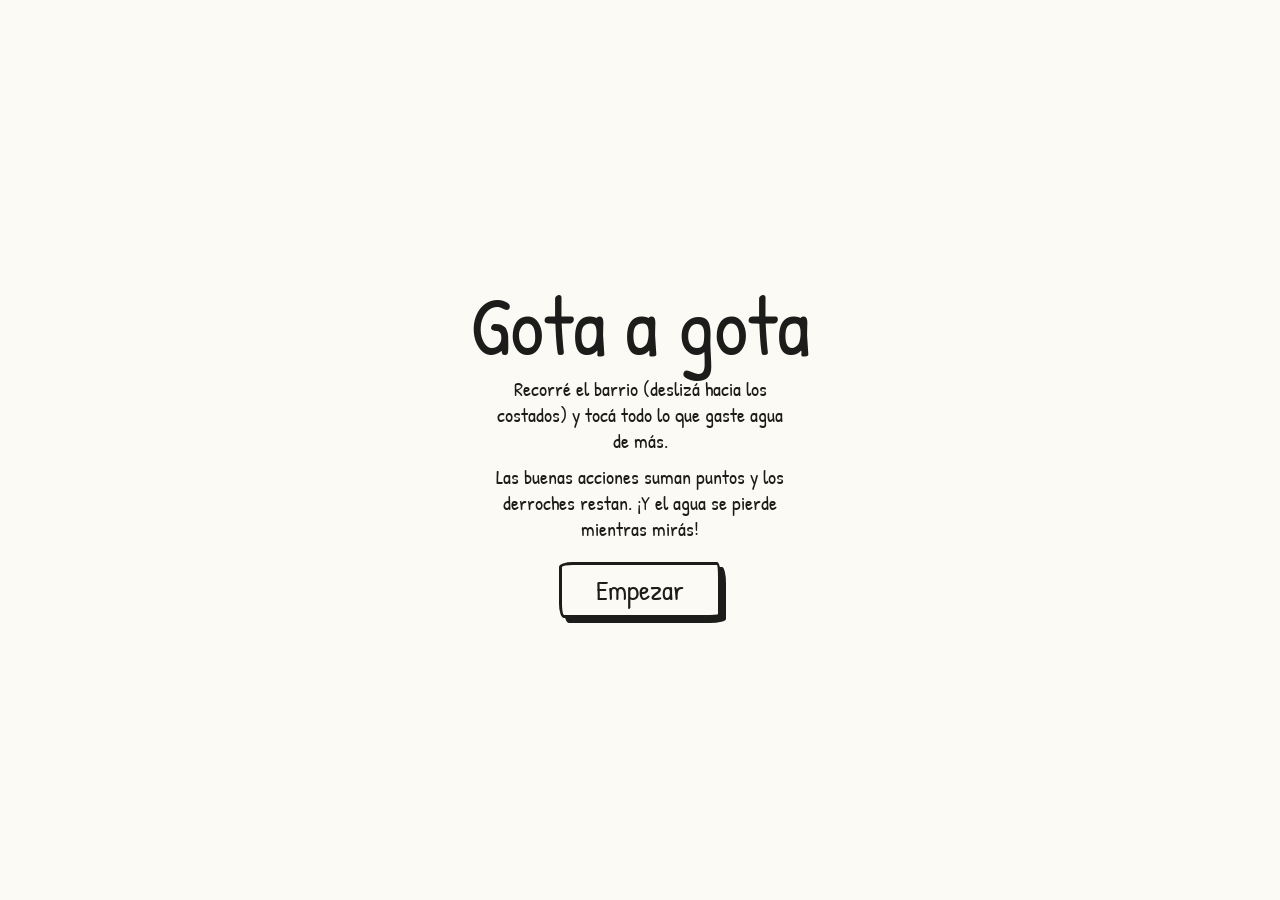
<file: GotaagotaCuidemoselaguadelbarrio.html>
<!doctype html>
<html lang="es">
<head>
<meta charset="utf-8">
<meta name="viewport" content="width=device-width, initial-scale=1, viewport-fit=cover">
<title>Gota a gota · Cuidemos el agua del barrio</title>
<link href="https://fonts.googleapis.com/css2?family=Patrick+Hand&display=swap" rel="stylesheet">
<style>
:root{--paper:#fbfaf4;--ink:#1c1c1a;--water:#3b8ed0;--good:#2e8b57;--bad:#c4392d;box-sizing:border-box;padding-top:env(safe-area-inset-top,0px);padding-bottom:env(safe-area-inset-bottom,0px);color-scheme:light}
@media (prefers-color-scheme:dark){:root:not([data-theme="light"]){--paper:#171715;--ink:#efece1;--water:#6db8ff;--good:#6fd39a;--bad:#ff8a7a;color-scheme:dark}}
:root[data-theme="dark"]{--paper:#171715;--ink:#efece1;--water:#6db8ff;--good:#6fd39a;--bad:#ff8a7a;color-scheme:dark}
html,body{height:100%;margin:0}
body{background:var(--paper);color:var(--ink);font-family:"Patrick Hand","Comic Sans MS",cursive;font-size:20px;overflow:hidden}
#app{height:100%;display:flex;flex-direction:column;position:relative}
#hud{display:flex;flex-wrap:wrap;align-items:center;gap:6px 22px;padding:8px 16px;border-bottom:3px solid var(--ink)}
.sc small{display:block;font-size:15px;line-height:1}
.sc b{font-size:40px;line-height:1;font-weight:400}
.rk{min-width:150px}
.bar{height:12px;width:150px;border:2px solid var(--ink);border-radius:8px 3px 8px 3px;overflow:hidden;margin-top:3px}
#fill{display:block;height:100%;width:0;background:var(--water);transition:width .5s}
.st{display:flex;flex-direction:column;font-size:17px;line-height:1.15}
#wrap{flex:1;min-height:0;position:relative}
#stage{height:100%;overflow-x:auto;overflow-y:hidden}
svg{display:block;height:100%;width:100%;min-width:940px}
.ink{filter:url(#wob)}
.l{fill:var(--paper);stroke:var(--ink);stroke-width:3;stroke-linecap:round;stroke-linejoin:round}
.n{fill:none;stroke:var(--ink);stroke-width:3;stroke-linecap:round;stroke-linejoin:round}
.k{fill:var(--ink)}
.h{fill:transparent}
.w{fill:none;stroke:var(--water);stroke-width:4;stroke-linecap:round;stroke-dasharray:7 9;animation:flow .7s linear infinite}
.wf{fill:var(--water);fill-opacity:.3;stroke:var(--water);stroke-width:2.5}
.ok{fill:none;stroke:var(--good);stroke-width:5;stroke-linecap:round;stroke-linejoin:round}
.pd{transform-box:fill-box;transform-origin:center;animation:pd 3s ease-in-out infinite alternate}
@keyframes flow{to{stroke-dashoffset:-16}}
@keyframes pd{from{transform:scaleX(.7)}to{transform:scaleX(1.3)}}
.item{cursor:pointer;transform-box:fill-box;transform-origin:50% 100%}
.item[data-s="good"] .bad,.item[data-s="bad"] .good{display:none}
.pop{animation:pop .4s}
@keyframes pop{30%{transform:scale(1.1,.9)}60%{transform:scale(.96,1.06)}}
.sign{position:absolute;left:50%;top:10px;pointer-events:none;transform:translateX(-50%);width:min(560px,92vw);box-sizing:border-box;background:var(--paper);border:3px solid var(--ink);border-radius:14px 4px 16px 5px/5px 16px 4px 14px;box-shadow:5px 5px 0 var(--ink);padding:10px 16px 12px;animation:sin .35s;z-index:20}
.sign[hidden]{display:none}
.sign b{display:block;font-weight:400;font-size:24px;line-height:1.1}
.sign span{display:block;line-height:1.25;margin-top:3px}
.sign i{position:absolute;right:14px;top:8px;font-style:normal;font-size:30px}
.sign.good b,.sign.good i{color:var(--good)}
.sign.bad b,.sign.bad i{color:var(--bad)}
@keyframes sin{from{opacity:0;transform:translate(-50%,-24px) rotate(-1.5deg)}}
#fact{padding:8px 16px;border-top:3px solid var(--ink);font-size:17px;min-height:1.3em}
.fl{position:fixed;font-size:36px;pointer-events:none;z-index:30;animation:up 1.2s forwards;text-shadow:0 0 5px var(--paper),0 0 5px var(--paper),0 0 5px var(--paper)}
.fl.good{color:var(--good)}.fl.bad{color:var(--bad)}
@keyframes up{from{opacity:1;transform:translate(-50%,0)}to{opacity:0;transform:translate(-50%,-80px)}}
#intro{position:absolute;inset:0;background:var(--paper);display:flex;flex-direction:column;align-items:center;justify-content:center;text-align:center;padding:24px;z-index:40;gap:10px}
#intro[hidden]{display:none}
#intro h1{font-size:clamp(46px,10vw,84px);font-weight:400;margin:0;line-height:1}
#intro p{max-width:34ch;margin:0;line-height:1.3}
#go{font:inherit;font-size:28px;color:var(--ink);background:var(--paper);border:3px solid var(--ink);border-radius:14px 4px 16px 5px/5px 16px 4px 14px;box-shadow:5px 5px 0 var(--ink);padding:6px 34px;cursor:pointer;margin-top:10px}
#go:active{transform:translate(3px,3px);box-shadow:2px 2px 0 var(--ink)}
#go:focus-visible{outline:3px dashed var(--water);outline-offset:4px}
#rs{font:inherit;font-size:18px;color:var(--ink);background:var(--paper);border:3px solid var(--ink);border-radius:10px 3px 12px 4px/4px 12px 3px 10px;padding:2px 14px;cursor:pointer;margin-left:auto}
#rs:active{transform:translate(2px,2px)}
#rs:focus-visible{outline:3px dashed var(--water);outline-offset:3px}
@media (prefers-reduced-motion:reduce){.w,.pd{animation:none}}
</style>
</head>
<body>
<div id="app">
<header id="hud">
  <div class="sc"><small>Puntaje</small><b id="score">0</b></div>
  <div class="rk"><span id="rank">Gotita</span><div class="bar"><i id="fill"></i></div></div>
  <div class="st"><span id="pend"></span><span id="lit"></span></div>
  <button id="rs" type="button">Reiniciar</button>
</header>
<div id="wrap">
<div id="stage">
<svg id="map" viewBox="0 0 1100 520" role="img" aria-label="Un barrio dibujado a mano con varios derroches de agua">
<defs>
<filter id="wob" x="-5%" y="-5%" width="110%" height="110%"><feTurbulence type="fractalNoise" baseFrequency="0.035" numOctaves="2" seed="7" result="n"/><feDisplacementMap in="SourceGraphic" in2="n" scale="4"/></filter>
<path id="cloud" d="M10 40Q-5 40 2 26Q8 14 24 18Q30 0 52 6Q68-4 82 14Q104 12 106 28Q108 40 92 40Z"/>
</defs>

<g class="ink">
  <use href="#cloud" class="l" transform="translate(120 45)"/>
  <use href="#cloud" class="l" transform="translate(640 30) scale(.8)"/>
  <g transform="translate(470 65)"><circle class="l" r="26"/><path class="n" d="M0-40V-52M0 40V52M-40 0H-52M40 0H52M28-28l8-8M-28-28l-8-8M28 28l8 8M-28 28l-8 8"/></g>
  <path class="n" d="M0 400H1100M0 428H1100"/>
  <path class="n" style="stroke-dasharray:24 20" d="M0 482H1100"/>
  <path id="hatch" class="n" style="stroke-width:2;opacity:.5" d=""/>
  <!-- casa 1 -->
  <rect class="l" x="205" y="118" width="24" height="60"/>
  <rect class="l" x="40" y="215" width="215" height="185"/>
  <path class="l" d="M25 220L148 130L270 220Z"/>
  <rect class="l" x="70" y="320" width="45" height="80"/><circle class="k" cx="105" cy="362" r="3"/>
  <rect class="l" x="66" y="245" width="50" height="45"/><path class="n" d="M91 245V290M66 267H116"/>
  <rect class="l" x="140" y="250" width="90" height="80"/><path class="n" d="M133 334H237"/>
  <!-- árbol -->
  <path class="l" d="M347 400V350H363V400"/>
  <circle class="l" cx="355" cy="310" r="45"/><path class="n" d="M335 300q10-8 20 0M350 325q10-8 22 0"/>
  <!-- pasto -->
  <path class="n" d="M410 400l-4-12M410 400l2-14M410 400l8-10M440 400l-3-10M440 400l5-12M545 400l-4-12M545 400l3-14M545 400l9-9"/>
  <!-- casa 2 -->
  <rect class="l" x="870" y="215" width="150" height="185"/>
  <path class="l" d="M855 218L945 140L1035 218Z"/>
  <rect class="l" x="885" y="330" width="40" height="70"/><circle class="k" cx="917" cy="365" r="3"/>
  <rect class="l" x="945" y="250" width="55" height="55"/><path class="n" d="M972 250V305M945 277H1000"/>
  <path class="n" d="M1025 222V335"/>
</g>

<!-- lluvia -->
<g class="ink">
  <use href="#cloud" class="l" transform="translate(900 40) scale(1.3)"/>
  <path class="w" d="M925 104v14M955 104v18M985 104v14M1010 104v16"/>
</g>

<!-- 1. canilla del jardín -->
<g class="item ink" id="i-tap" data-s="bad">
  <rect class="h" x="262" y="340" width="76" height="68"/>
  <path class="n" d="M285 400V366H306V374M285 366V358"/>
  <g class="bad"><path class="n" d="M274 358H296"/><path class="w" d="M306 378V400"/><ellipse class="wf pd" cx="306" cy="404" rx="26" ry="6"/></g>
  <g class="good"><path class="n" d="M277 350L293 358"/><path class="ok" d="M300 336l5 5 10-12"/></g>
</g>

<!-- 2. chico cepillándose -->
<g class="item ink" id="i-kid" data-s="bad">
  <rect class="h" x="136" y="246" width="98" height="90"/>
  <path class="l" d="M158 330Q160 303 180 300Q200 303 202 330Z"/>
  <circle class="l" cx="180" cy="283" r="15"/>
  <circle class="k" cx="174" cy="281" r="2"/><circle class="k" cx="186" cy="281" r="2"/>
  <path class="n" d="M215 330V304Q215 298 208 298"/>
  <g class="bad"><ellipse class="l" cx="180" cy="290" rx="3.5" ry="2.5"/><path class="n" d="M196 306L186 291"/><path class="w" d="M208 301V322"/></g>
  <g class="good"><path class="n" d="M174 289Q180 295 186 289"/><path class="l" d="M193 296h14l-2 16h-10z"/><path class="ok" d="M148 262l5 5 10-12"/></g>
</g>

<!-- 3. riego al mediodía -->
<g class="item ink" id="i-spr" data-s="bad">
  <rect class="h" x="396" y="296" width="180" height="110"/>
  <path class="n" d="M485 400V380"/><rect class="l" x="478" y="370" width="14" height="10"/>
  <g class="bad"><path class="w" d="M480 372Q440 318 405 392"/><path class="w" d="M490 372Q530 318 565 392"/><path class="w" d="M485 368Q485 320 520 392"/></g>
  <g class="good"><rect class="l" x="440" y="372" width="34" height="26" rx="5"/><path class="n" d="M474 380L498 362L503 367M440 378Q424 384 440 394"/><path class="w" d="M503 372V396"/><path class="n" d="M525 400V376"/><circle class="l" cx="525" cy="370" r="7"/><path class="ok" d="M420 340l5 5 10-12"/></g>
</g>

<!-- 4. auto -->
<g class="item ink" id="i-car" data-s="bad">
  <rect class="h" x="575" y="300" width="290" height="110"/>
  <path class="l" d="M585 394V368Q585 358 598 356L630 352L650 330Q655 324 665 324H715Q725 324 732 332L748 354L765 358Q775 360 775 372V394Z"/>
  <path class="l" d="M642 352L656 334H690V352ZM698 352V334H714L728 352Z"/>
  <circle class="l" cx="625" cy="395" r="15"/><circle class="l" cx="735" cy="395" r="15"/><circle class="k" cx="625" cy="395" r="3"/><circle class="k" cx="735" cy="395" r="3"/>
  <circle class="l" cx="815" cy="330" r="13"/><circle class="k" cx="810" cy="328" r="2"/><path class="n" d="M815 343V375M815 375L805 400M815 375L827 400"/>
  <g class="bad"><path class="n" d="M815 352L796 346"/><path class="n" d="M796 346Q800 384 850 392"/><path class="w" d="M790 347Q745 290 700 326"/><ellipse class="wf pd" cx="680" cy="405" rx="95" ry="7"/></g>
  <g class="good"><path class="n" d="M815 352L800 372"/><path class="l" d="M780 374H804L800 400H784Z"/><circle class="l" cx="787" cy="372" r="5"/><circle class="l" cx="797" cy="370" r="4"/><circle class="l" cx="690" cy="320" r="5"/><circle class="l" cx="710" cy="316" r="4"/><path class="ok" d="M648 296l5 5 10-12"/></g>
</g>

<!-- 5. caño roto -->
<g class="item ink" id="i-leak" data-s="bad">
  <rect class="h" x="430" y="400" width="150" height="75"/>
  <ellipse class="l" cx="500" cy="456" rx="34" ry="9"/>
  <g class="bad"><path class="n" d="M492 452l8-6 6 5"/><path class="w" d="M500 452V420"/><path class="w" d="M500 452Q478 405 462 446"/><path class="w" d="M500 452Q522 405 538 446"/><path class="w" d="M468 466Q400 474 330 466T200 470"/><ellipse class="wf pd" cx="500" cy="462" rx="46" ry="7"/></g>
  <g class="good"><path class="l" d="M488 452L500 418L512 452Z"/><path class="n" d="M492 440H508"/><rect class="l" x="482" y="452" width="36" height="6"/><path class="ok" d="M540 428l5 5 10-12"/></g>
</g>

<!-- 6. agua de lluvia -->
<g class="item ink" id="i-rain" data-s="bad">
  <rect class="h" x="1000" y="225" width="100" height="185"/>
  <g class="bad"><path class="n" d="M1025 335V400"/><path class="w" d="M1029 340V400"/><path class="w" d="M1029 404Q990 412 930 408"/><rect class="n" style="stroke-dasharray:6 7" x="1036" y="350" width="50" height="50" rx="8"/></g>
  <g class="good"><path class="n" d="M1025 335H1061V350"/><rect class="l" x="1036" y="350" width="50" height="50" rx="8"/><path class="n" d="M1036 366H1086M1036 384H1086"/><path class="w" d="M1042 372q8-5 16 0t16 0"/><path class="w" d="M1061 337V350"/><path class="ok" d="M1050 322l5 5 10-12"/></g>
</g>
</svg>
</div>
<div id="sign" class="sign" hidden><i id="sp"></i><b id="st"></b><span id="sx"></span></div>
</div>
<footer id="fact"></footer>
<div id="intro">
  <h1>Gota a gota</h1>
  <p>Recorré el barrio (deslizá hacia los costados) y tocá todo lo que gaste agua de más.</p>
  <p>Las buenas acciones suman puntos y los derroches restan. ¡Y el agua se pierde mientras mirás!</p>
  <button id="go">Empezar</button>
</div>
</div>

<script>
const $=s=>document.querySelector(s);
const I={
 tap:{tick:-1,tl:20,fix:10,refix:5,lit:60,
  gt:"¡Canilla cerrada!",gm:"Una canilla abierta gasta unos 12 litros por minuto. Cerrarla bien es el hábito más simple para cuidar el agua.",
  bt:"¡La canilla quedó abierta!",bm:"Hasta un goteo constante puede perder más de 20 litros por día. Revisá las juntas y cerrala bien."},
 kid:{tick:-1,tl:10,fix:10,refix:5,lit:10,
  gt:"¡Cepillado con vasito!",gm:"Cepillarse los dientes con un vasito ahorra hasta 10 litros por vez. Abrí la canilla solo para enjuagar.",
  bt:"¡Cepillado con la canilla abierta!",bm:"Mientras te cepillás, el agua corre sin que la uses. Cerrar la canilla ahorra hasta 10 litros cada vez."},
 spr:{tick:-1,tl:40,fix:10,refix:5,lit:100,
  gt:"¡Riego inteligente!",gm:"Regar temprano o al atardecer, con regadera y solo lo necesario, evita que el sol evapore el agua.",
  bt:"¡Riego al mediodía!",bm:"Con el sol fuerte, gran parte del agua se evapora antes de llegar a las raíces. Mejor regar temprano o al atardecer."},
 car:{tick:-1,tl:60,fix:10,refix:5,lit:250,
  gt:"¡Auto lavado con balde!",gm:"Con balde y esponja alcanza con unos 40 litros. Con la manguera abierta se pueden ir cientos.",
  bt:"¡Lavando el auto con manguera!",bm:"Una manguera abierta gasta cientos de litros en un solo lavado. ¡Usá balde y esponja!"},
 leak:{tick:-1,tl:100,fix:15,refix:5,lit:500,
  gt:"¡Pérdida reportada!",gm:"Avisar a tiempo a la empresa prestadora cuando ves una pérdida en la calle evita que se desperdicien miles de litros por día.",
  bt:"¡Hay un caño roto en la calle!",bm:"Una pérdida así puede desperdiciar miles de litros por día. Si ves una, avisá a la prestadora del servicio."},
 rain:{tick:0,tl:0,fix:10,refix:0,lit:80,
  gt:"¡Juntás agua de lluvia!",gm:"El agua de lluvia se puede guardar para regar plantas o limpiar. Es agua que no hace falta potabilizar.",
  bt:"",bm:""}
};
const RK=[[-1e9,"Canilla goteando"],[0,"Gotita"],[40,"Arroyo"],[100,"Río"],[180,"Guardián del agua"]];
const F=["Una ducha corta de 5 minutos gasta mucho menos agua que una de 15.",
 "Una pérdida en el inodoro puede desperdiciar cientos de litros por día sin que nadie la note.",
 "Solo una pequeña parte del agua del planeta es dulce y accesible para el consumo.",
 "Cerrar la canilla mientras te enjabonás las manos o los platos ahorra litros todos los días.",
 "Barrer la vereda en lugar de mojarla con manguera cuida el agua y lleva el mismo tiempo."];
const st={score:0,saved:0,wasted:0,go:false,once:{},cele:false};
const el=id=>document.getElementById("i-"+id);
const state=id=>el(id).dataset.s;
const setS=(id,s)=>{el(id).dataset.s=s};
const pend=()=>Object.keys(I).filter(k=>state(k)==="bad").length;

function hud(){
  $("#score").textContent=st.score;
  let r=0;RK.forEach((k,i)=>{if(st.score>=k[0])r=i});
  $("#rank").textContent=RK[r][1];
  const n=RK[r+1];
  $("#fill").style.width=(r===0?0:n?Math.max(0,(st.score-RK[r][0])/(n[0]-RK[r][0]))*100:100)+"%";
  const p=pend();
  $("#pend").textContent=p?"Por resolver: "+p:"¡Todo en orden!";
  $("#lit").textContent="Ahorrados "+st.saved+" L · Perdidos "+st.wasted+" L";
}
function say(t,x,k,p){
  const s=$("#sign");s.className="sign "+k;
  $("#st").textContent=t;$("#sx").textContent=x;$("#sp").textContent=p||"";
  s.hidden=false;s.style.animation="none";void s.offsetWidth;s.style.animation="";
  clearTimeout(say.t);say.t=setTimeout(()=>{s.hidden=true},9000);
}
function float(txt,k,node){
  const r=node.getBoundingClientRect(),d=document.createElement("div");
  d.className="fl "+k;d.textContent=txt;
  d.style.left=(r.left+r.width/2+(Math.random()*30-15))+"px";
  d.style.top=(r.top+r.height/3)+"px";
  document.body.appendChild(d);setTimeout(()=>d.remove(),1200);
}
function check(){
  if(pend()===0&&!st.cele){st.cele=true;
    say("¡Barrio cuidado!","Entre todos cuidamos el agua. Pero ojo: los malos hábitos vuelven si nos descuidamos.","good");}
  if(pend()>0)st.cele=false;
}

document.getElementById("map").addEventListener("click",e=>{
  const g=e.target.closest(".item");if(!g||!st.go)return;
  const id=g.id.slice(2),it=I[id];
  g.classList.remove("pop");void g.getBoundingClientRect();g.classList.add("pop");
  if(state(id)==="bad"){
    const pts=st.once[id]?it.refix:it.fix;st.once[id]=1;
    st.score+=pts;st.saved+=it.lit;setS(id,"good");
    say(it.gt,it.gm,"good","+"+pts);float("+"+pts,"good",g);
  }else if(id==="rain"){
    say("Ya juntás agua de lluvia","Aprovechala para regar tus plantas.","good");
  }else{
    st.score-=10;st.wasted+=it.lit>>1;setS(id,"bad");
    say(it.bt,it.bm,"bad","-10");float("-10","bad",g);
  }
  hud();check();
});
const g_anim=e=>e.target.classList.remove("pop");
document.getElementById("map").addEventListener("animationend",g_anim);

setInterval(()=>{
  if(!st.go)return;
  for(const id in I){const it=I[id];
    if(it.tick&&state(id)==="bad"){st.score+=it.tick;st.wasted+=it.tl;float(it.tick,"bad",el(id));}}
  hud();
},5000);

let rt;
function relapse(){
  if(st.go){
    const g=Object.keys(I).filter(k=>k!=="rain"&&state(k)==="good");
    if(g.length){const id=g[Math.random()*g.length|0];setS(id,"bad");say(I[id].bt,I[id].bm,"bad");hud();check();}
  }
  rt=setTimeout(relapse,14000+Math.random()*8000);
}

let fi=0;
function fact(){$("#fact").textContent="¿Sabías que? "+F[fi++%F.length]}
fact();setInterval(fact,16000);

const H=[];for(let i=0;i<46;i++){H.push("M"+(Math.random()*1090|0)+" "+(496+Math.random()*16|0)+"l7-5")}
$("#hatch").setAttribute("d",H.join(""));

function begin(){
  Object.assign(st,{score:0,saved:0,wasted:0,once:{},cele:false,go:true});
  Object.keys(I).forEach(k=>setS(k,"bad"));
  document.querySelectorAll(".fl").forEach(n=>n.remove());
  hud();
  say("Mirá a tu alrededor","Hay agua corriendo por todos lados. Tocá lo que derroche para frenarlo.","info");
  clearTimeout(rt);rt=setTimeout(relapse,16000);
}
$("#go").addEventListener("click",()=>{$("#intro").hidden=true;begin();});
$("#rs").addEventListener("click",begin);
hud();
</script>
</body>
</html>
</file>
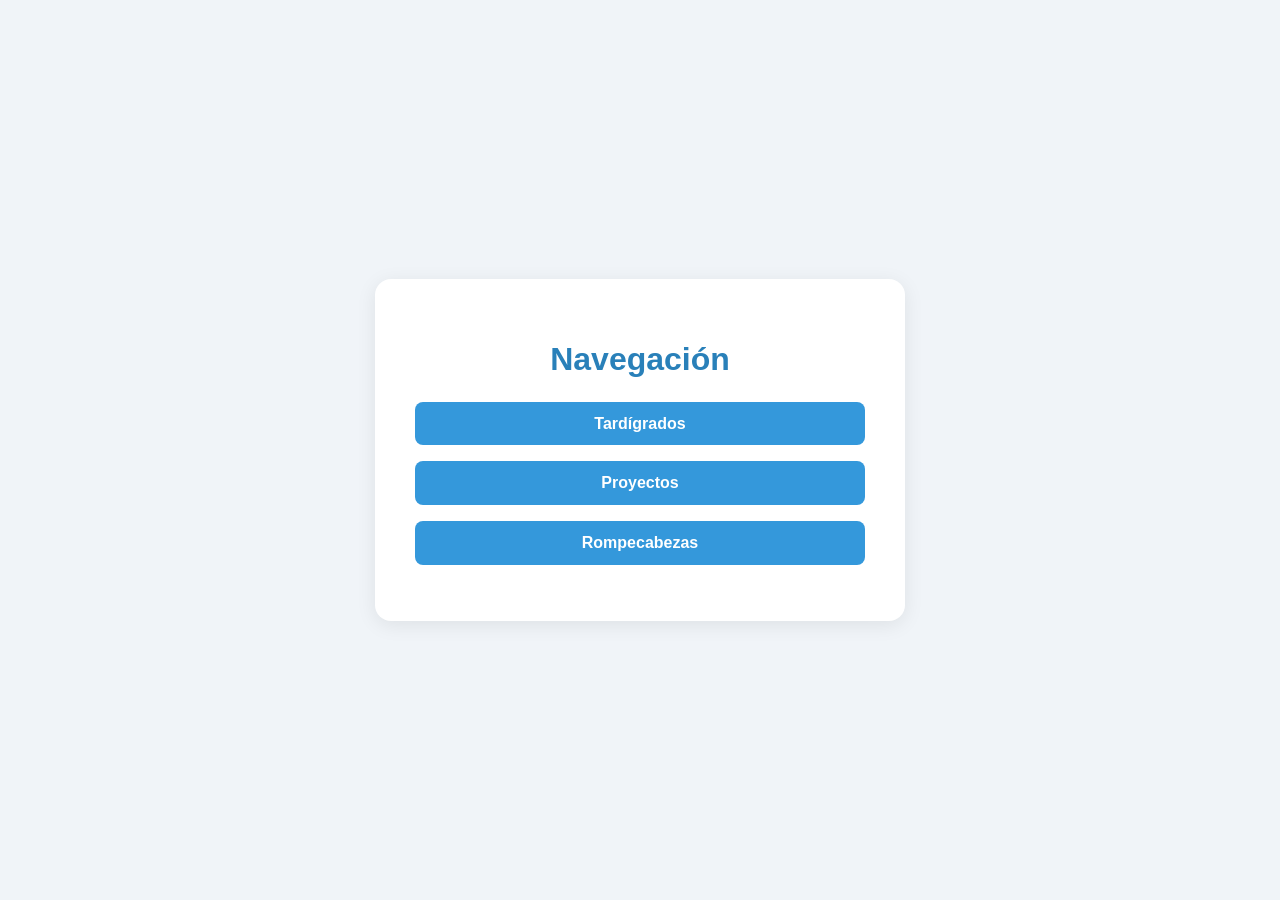
<file: index-pedro.html>
<!DOCTYPE html>
<html lang="es">
<head>
    <meta charset="UTF-8">
    <meta name="viewport" content="width=device-width, initial-scale=1.0">
    <title>Portal Principal</title>
    <style>
        body {
            font-family: 'Segoe UI', Tahoma, Geneva, Verdana, sans-serif;
            background-color: #f0f4f8;
            margin: 0;
            padding: 0;
            display: flex;
            justify-content: center;
            align-items: center;
            height: 100vh;
            color: #2c3742;
        }
        .card {
            background: white;
            padding: 2.5rem;
            border-radius: 16px;
            box-shadow: 0 4px 20px rgba(0,0,0,0.08);
            text-align: center;
            max-width: 450px;
            width: 100%;
        }
        h1 {
            color: #2980b9;
            margin-bottom: 1.5rem;
        }
        ul {
            list-style: none;
            padding: 0;
            margin: 0;
        }
        li {
            margin: 1rem 0;
        }
        a {
            display: block;
            background-color: #3498db;
            color: white;
            text-decoration: none;
            padding: 0.8rem 1.2rem;
            border-radius: 8px;
            font-weight: 600;
            transition: background 0.3s ease;
        }
        a:hover {
            background-color: #2980b9;
        }
    </style>
</head>
<body>

    <div class="card">
        <h1>Navegación</h1>
        <ul>
            <li><a href="tardigrados.html">Tardígrados</a></li>
            <li><a href="proyectos.html">Proyectos</a></li>
            <li><a href="rompecabezas.html">Rompecabezas</a></li>
        </ul>
    </div>

</body>
</html>
</file>
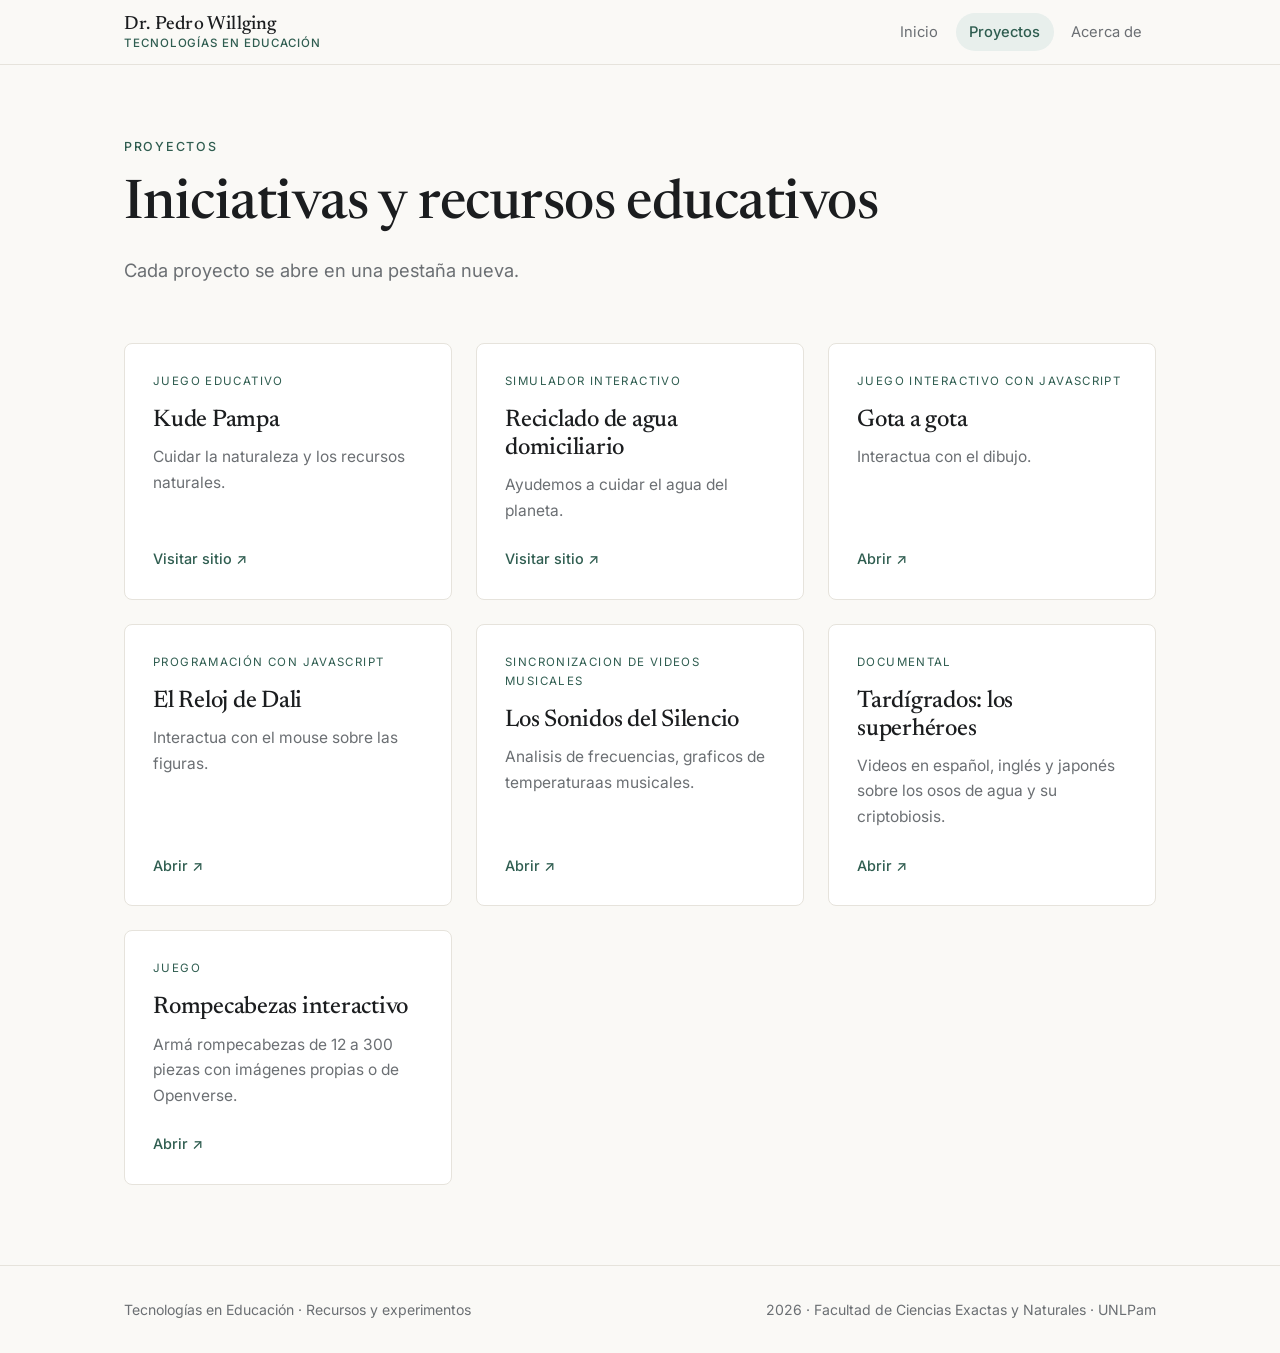
<file: proyectos.html>
<!DOCTYPE html>
<html lang="es">
<head>
<meta charset="UTF-8">
<meta name="viewport" content="width=device-width, initial-scale=1.0">
<title>Proyectos · Tecnologías en Educación</title>
<meta name="description" content="Proyectos y recursos educativos.">
<link rel="preconnect" href="https://fonts.googleapis.com">
<link rel="preconnect" href="https://fonts.gstatic.com" crossorigin>
<link href="https://fonts.googleapis.com/css2?family=Inter:wght@400;500&family=Newsreader:ital,opsz,wght@0,6..72,400;0,6..72,500;1,6..72,400&display=swap" rel="stylesheet">
<link rel="stylesheet" href="style.css">
</head>
<body>
<header class="nav">
  <div class="wrap">
    <a class="brand" href="index.html"><strong>Dr. Pedro Willging</strong><span>Tecnologías en Educación</span></a>
    <nav aria-label="Principal">
      <ul>
        <li><a href="index.html">Inicio</a></li>
        <li><a href="proyectos.html" aria-current="page">Proyectos</a></li>
        <li><a href="acerca.html">Acerca de</a></li>
      </ul>
    </nav>
  </div>
</header>
<main>
  <section class="page-head">
    <div class="wrap">
      <p class="eyebrow">Proyectos</p>
      <h1>Iniciativas y recursos educativos</h1>
      <p class="lead">Cada proyecto se abre en una pestaña nueva.</p>
    </div>
  </section>
  <div class="wrap">
    <div class="cards">
      <a class="card" href="https://sites.google.com/view/kude-pampa/" target="_blank" rel="noopener noreferrer">
        <span class="tag">Juego Educativo</span>
        <h3>Kude Pampa</h3>
        <p>Cuidar la naturaleza y los recursos naturales.</p>
        <span class="go">Visitar sitio ↗</span>
      </a>
       <a class="card" href="https://willging.github.io/reciclado_de_agua/" target="_blank" rel="noopener noreferrer">
        <span class="tag">Simulador interactivo</span>
        <h3>Reciclado de agua domiciliario</h3>
        <p>Ayudemos a cuidar el agua del planeta.</p>
        <span class="go">Visitar sitio ↗</span>
      </a>
      <a class="card" href="GotaagotaCuidemoselaguadelbarrio.html" target="_blank" rel="noopener">
        <span class="tag">Juego interactivo con Javascript</span>
        <h3>Gota a gota</h3>
        <p>Interactua con el dibujo.</p>
        <span class="go">Abrir ↗</span>
      </a>
       <a class="card" href="reloj-dali.html" target="_blank" rel="noopener">
        <span class="tag">Programación con Javascript</span>
        <h3>El Reloj de Dali</h3>
        <p>Interactua con el mouse sobre las figuras.</p>
        <span class="go">Abrir ↗</span>
      </a>
       <a class="card" href="TheSoundofSilence.html" target="_blank" rel="noopener">
        <span class="tag">Sincronizacion de videos musicales</span>
        <h3>Los Sonidos del Silencio</h3>
        <p>Analisis de frecuencias, graficos de temperaturaas musicales.</p>
        <span class="go">Abrir ↗</span>
      </a>
      <a class="card" href="tardigrados.html" target="_blank" rel="noopener">
        <span class="tag">Documental</span>
        <h3>Tardígrados: los superhéroes</h3>
        <p>Videos en español, inglés y japonés sobre los osos de agua y su criptobiosis.</p>
        <span class="go">Abrir ↗</span>
      </a>
      <a class="card" href="rompecabezas.html" target="_blank" rel="noopener">
        <span class="tag">Juego</span>
        <h3>Rompecabezas interactivo</h3>
        <p>Armá rompecabezas de 12 a 300 piezas con imágenes propias o de Openverse.</p>
        <span class="go">Abrir ↗</span>
      </a>
    </div>
  </div>
</main>
<footer>
  <div class="wrap">
    <p>Tecnologías en Educación · Recursos y experimentos</p>
    <p>2026 · Facultad de Ciencias Exactas y Naturales · UNLPam</p>
  </div>
</footer>
</body></html>
</file>
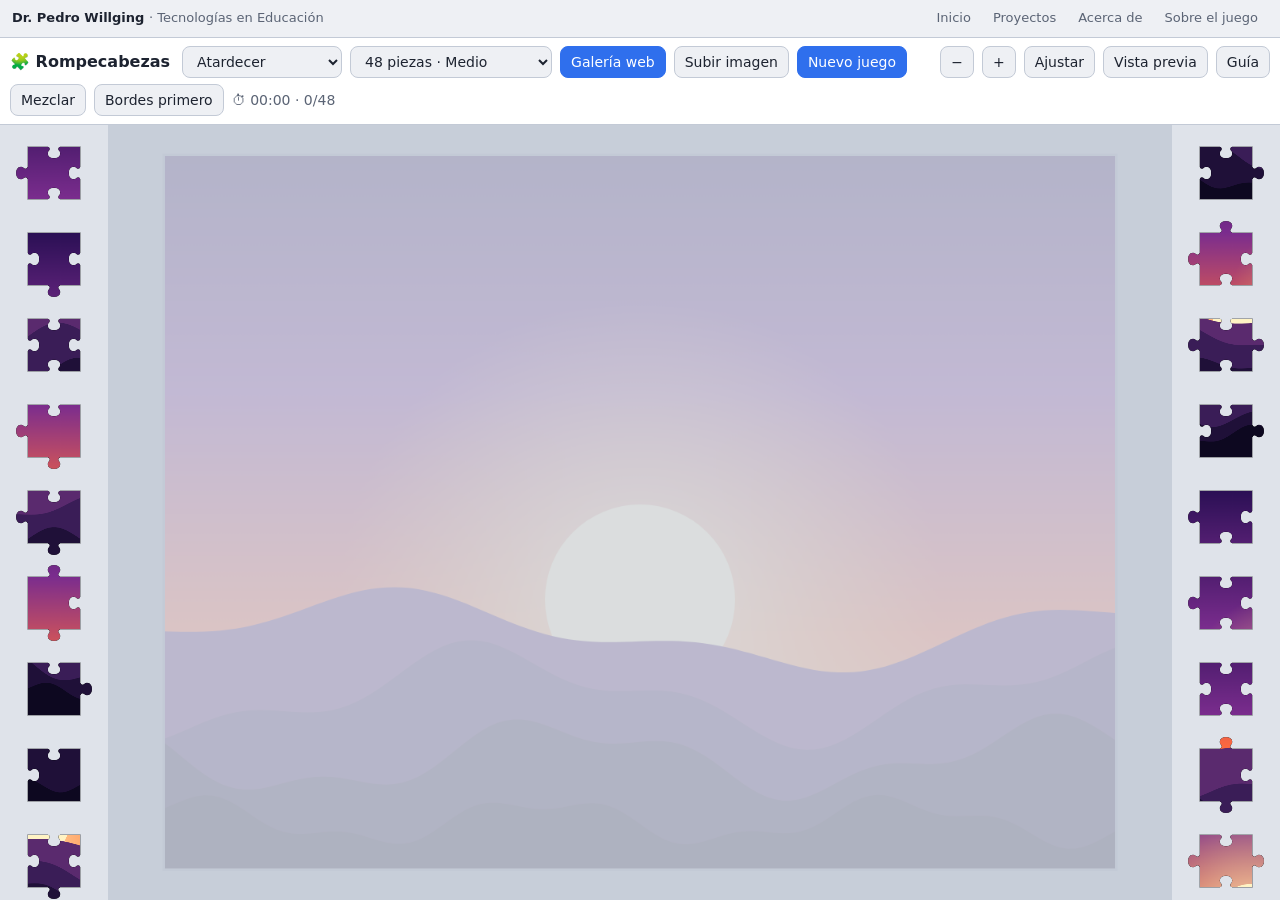
<file: rompecabezas-openverse.html>
<!DOCTYPE html>
<html lang="es"><head><meta charset="utf-8">
<title>Rompecabezas · Galerías Openverse</title>
<meta name="viewport" content="width=device-width, initial-scale=1, viewport-fit=cover">
<style>
:root{--bg:#eef0f4;--panel:#fff;--tray:#dfe3ea;--ink:#1d2330;--mut:#5b6475;--acc:#2f6fed;--board:#cfd6e2;--line:#c3cad6;box-sizing:border-box;padding-top:env(safe-area-inset-top,0px);padding-bottom:env(safe-area-inset-bottom,0px)}
@media (prefers-color-scheme:dark){:root:not([data-theme="light"]){--bg:#12151c;--panel:#1c212c;--tray:#232937;--ink:#e8ebf2;--mut:#9aa3b5;--acc:#6f9bff;--board:#2b3242;--line:#394258}}
:root[data-theme="dark"]{--bg:#12151c;--panel:#1c212c;--tray:#232937;--ink:#e8ebf2;--mut:#9aa3b5;--acc:#6f9bff;--board:#2b3242;--line:#394258}
html,body{height:100%;margin:0}
body{background:var(--bg);color:var(--ink);font:14px/1.3 system-ui,-apple-system,"Segoe UI",Roboto,sans-serif;overflow:hidden;user-select:none;-webkit-user-select:none}
#app{height:100%;display:grid;grid-template-rows:auto auto 1fr auto}
.sn{display:flex;align-items:center;justify-content:space-between;padding:6px 12px;background:var(--bg);border-bottom:1px solid var(--line);font-size:13px}
.sn a{color:var(--mut);text-decoration:none;padding:4px 10px;border-radius:999px}
.sn a:hover{color:var(--acc)}
.sn .b{font-weight:600;color:var(--ink);padding-left:0}
.sn nav{display:flex;gap:2px}
#cr{display:none;padding:4px 10px;font-size:12px;color:var(--mut);background:var(--panel);border-top:1px solid var(--line)}
#cr a{color:var(--acc)}
header{display:flex;flex-wrap:wrap;gap:6px 8px;align-items:center;padding:8px 10px;background:var(--panel);border-bottom:1px solid var(--line)}
header b{font-size:16px;margin-right:4px}
header .sp{flex:1}
select,button{font:inherit;color:var(--ink);background:var(--bg);border:1px solid var(--line);border-radius:8px;padding:6px 10px;cursor:pointer}
button:hover,select:hover{border-color:var(--acc)}
button.p{background:var(--acc);border-color:var(--acc);color:#fff}
#st{color:var(--mut);font-variant-numeric:tabular-nums}
main{display:grid;grid-template-columns:108px 1fr 108px;min-height:0}
.tray{background:var(--tray);overflow-y:auto;display:flex;flex-direction:column;align-items:center;gap:6px;padding:8px 4px;min-height:0}
.pc{flex:none;cursor:grab;touch-action:none}
.pc.l{filter:drop-shadow(0 2px 4px rgba(0,0,0,.45))}
.pc.z{animation:pop .25s}
@keyframes pop{50%{filter:brightness(1.5)}}
#vp{position:relative;overflow:hidden;background:var(--board);touch-action:none;cursor:grab;min-height:0}
#world{position:absolute;left:0;top:0;transform-origin:0 0}
#frame{position:absolute;left:0;top:0;width:1200px;height:900px;background:rgba(255,255,255,.08);outline:3px solid var(--line);box-shadow:0 0 0 2000px rgba(0,0,0,.04)}
#ghost{position:absolute;left:0;top:0;width:100%;height:100%;opacity:.18;pointer-events:none}
.ov{position:absolute;inset:0;display:none;align-items:center;justify-content:center;background:rgba(0,0,0,.6);z-index:5000;flex-direction:column;gap:12px;color:#fff;text-align:center}
.ov img{max-width:92%;max-height:80%;border-radius:8px}
.ov.on{display:flex}
.ov .box{background:var(--panel);color:var(--ink);padding:24px 32px;border-radius:14px}
.ov h2{margin:0 0 6px}
#gal{position:fixed;background:rgba(0,0,0,.6)}
.gbox{background:var(--panel);color:var(--ink);width:min(900px,96vw);max-height:92vh;display:flex;flex-direction:column;gap:10px;padding:16px;border-radius:14px;text-align:left}
.gbox h2{margin:0;font-size:18px;display:flex;justify-content:space-between;align-items:center}
#chips,#sbar{display:flex;flex-wrap:wrap;gap:6px}
#gq{flex:1;min-width:140px;font:inherit;color:var(--ink);background:var(--bg);border:1px solid var(--line);border-radius:8px;padding:6px 10px}
#grid{display:grid;grid-template-columns:repeat(auto-fill,minmax(130px,1fr));gap:8px;overflow-y:auto;min-height:120px}
#grid button{padding:0;border-radius:8px;overflow:hidden;aspect-ratio:4/3;background:var(--tray)}
#grid img{width:100%;height:100%;object-fit:cover;display:block}
#gmsg,.gnote{color:var(--mut);font-size:12px}
@media (max-width:700px){main{grid-template-columns:1fr;grid-template-rows:84px 1fr 84px}.tray{flex-direction:row;overflow-x:auto;overflow-y:hidden;padding:4px 8px}}
</style></head><body>
<div id="app">
<div class="sn"><a class="b" href="index.html">Dr. Pedro Willging <span style="font-weight:400;color:var(--mut)">· Tecnologías en Educación</span></a><nav><a href="index.html">Inicio</a><a href="proyectos.html">Proyectos</a><a href="acerca.html">Acerca de</a><a href="rompecabezas.html">Sobre el juego</a></nav></div>
<header>
<b>🧩 Rompecabezas</b>
<select id="img"><option value="sunset">Atardecer</option><option value="night">Noche estrellada</option><option value="shapes">Círculos</option><option value="flowers">Jardín</option></select>
<select id="np"><option value="12">12 piezas · Fácil</option><option value="48" selected>48 piezas · Medio</option><option value="108">108 piezas · Difícil</option><option value="192">192 piezas · Muy difícil</option><option value="300">300 piezas · Experto</option></select>
<button id="gb" class="p">Galería web</button><button id="up">Subir imagen</button><input type="file" id="file" accept="image/*" hidden>
<button id="nw" class="p">Nuevo juego</button>
<span class="sp"></span>
<button id="zo" title="Alejar">−</button><button id="zi" title="Acercar">+</button><button id="zf">Ajustar</button>
<button id="pv">Vista previa</button><button id="gh">Guía</button>
<button id="sh">Mezclar</button><button id="ed">Bordes primero</button>
<span id="st"></span>
</header>
<main>
<div class="tray" id="tL"></div>
<div id="vp"><div id="world"><div id="frame"><canvas id="ghost" width="1200" height="900"></canvas></div></div>
<div class="ov" id="prev"><img id="pimg" alt="Vista previa"><span>Toca para cerrar</span></div>
<div class="ov" id="win"><div class="box"><h2>¡Completado! 🎉</h2><p id="wt"></p><button class="p" id="again">Jugar de nuevo</button></div></div>
</div>
<div class="tray" id="tR"></div>
</main><div id="cr"></div></div>
<div class="ov" id="gal"><div class="gbox">
<h2>Galerías temáticas <button id="gx">Cerrar</button></h2>
<div id="chips"></div>
<div id="sbar"><input id="gq" placeholder="Buscar otro tema (mejor en inglés)…"><button id="gs" class="p">Buscar</button></div>
<div id="gmsg">Elige un tema para ver imágenes.</div>
<div id="grid"></div>
<button id="gmore" style="display:none">Más resultados</button>
<div class="gnote">Imágenes con licencia CC0 o de dominio público, obtenidas de Openverse.</div>
</div></div>
<script>
const BW=1200,BH=900,$=s=>document.querySelector(s);
const DIFF={12:[4,3],48:[8,6],108:[12,9],192:[16,12],300:[20,15]};
const vp=$('#vp'),world=$('#world'),trays=[$('#tL'),$('#tR')];
let G=null,view={x:0,y:0,z:1},zTop=10,timer=null,custom=null,ghostOn=true;

/* ---------- Imágenes ---------- */
function art(k){
  const c=document.createElement('canvas');c.width=BW;c.height=BH;const x=c.getContext('2d');
  let s=11;const R=()=>(s=s*16807%2147483647)/2147483647;
  const grad=st=>{const g=x.createLinearGradient(0,0,0,BH);st.forEach((t,i)=>g.addColorStop(i/(st.length-1),t));x.fillStyle=g;x.fillRect(0,0,BW,BH)};
  const hills=(y,a,col,f)=>{x.fillStyle=col;x.beginPath();x.moveTo(0,BH);for(let i=0;i<=BW;i+=10)x.lineTo(i,y+Math.sin(i*f+y)*a+Math.sin(i*f*2.7+y*2)*a*.4);x.lineTo(BW,BH);x.fill()};
  if(k==='sunset'){grad(['#2b1055','#7b2d8e','#ff6a3d','#ffd27a']);
    const g=x.createRadialGradient(600,560,10,600,560,380);g.addColorStop(0,'rgba(255,240,190,.9)');g.addColorStop(1,'rgba(255,200,100,0)');x.fillStyle=g;x.fillRect(0,0,BW,BH);
    x.fillStyle='#fff3c4';x.beginPath();x.arc(600,560,120,0,7);x.fill();
    hills(600,40,'#5a2a6e',.006);hills(680,50,'#3a1d57',.008);hills(760,40,'#1f1038',.01);hills(840,25,'#0d0820',.014);
  }else if(k==='night'){grad(['#050a24','#1b2a6b','#3b5ba8']);
    for(let i=0;i<500;i++){x.fillStyle=`rgba(255,255,255,${.3+R()*.7})`;x.beginPath();x.arc(R()*BW,R()*BH*.8,R()*2.2+.3,0,7);x.fill()}
    x.shadowColor='#fff';x.shadowBlur=60;x.fillStyle='#fdf6d8';x.beginPath();x.arc(900,200,80,0,7);x.fill();x.shadowBlur=0;
    x.fillStyle='#1b2a6b';x.beginPath();x.arc(930,185,70,0,7);x.fill();
    hills(620,60,'#16355a',.005);hills(720,50,'#0f2a40',.007);hills(820,40,'#071a26',.01);
  }else if(k==='shapes'){x.fillStyle='#f6efe3';x.fillRect(0,0,BW,BH);
    for(let i=0;i<150;i++){x.globalAlpha=.85;x.fillStyle=`hsl(${R()*360},70%,${45+R()*20}%)`;x.beginPath();x.arc(R()*BW,R()*BH,20+R()*100,0,7);x.fill()}
    x.globalAlpha=1;x.lineWidth=6;for(let i=0;i<40;i++){x.strokeStyle=`hsl(${R()*360},60%,30%)`;x.beginPath();x.arc(R()*BW,R()*BH,10+R()*60,0,7);x.stroke()}
  }else{grad(['#8ed1fc','#e9f7ff','#e9f7ff']);
    hills(480,30,'#7fcf6a',.006);hills(560,30,'#5bb552',.008);hills(660,30,'#3f9a47',.01);
    const fl=[];for(let i=0;i<130;i++)fl.push([R()*BW,520+R()*400,12+R()*30,R()*360]);
    fl.sort((a,b)=>a[1]-b[1]).forEach(([fx,fy,r,h])=>{x.strokeStyle='#2c7a35';x.lineWidth=3;x.beginPath();x.moveTo(fx,fy);x.lineTo(fx,fy+r*2);x.stroke();
      x.fillStyle=`hsl(${h},80%,62%)`;for(let p=0;p<6;p++){x.beginPath();x.ellipse(fx+Math.cos(p*1.047)*r*.8,fy+Math.sin(p*1.047)*r*.8,r*.6,r*.45,p*1.047,0,7);x.fill()}
      x.fillStyle='#ffd23f';x.beginPath();x.arc(fx,fy,r*.4,0,7);x.fill()});
  }
  return c;
}
function fromImage(im){const c=document.createElement('canvas');c.width=BW;c.height=BH;const x=c.getContext('2d');
  const k=Math.max(BW/im.width,BH/im.height),w=im.width*k,h=im.height*k;x.drawImage(im,(BW-w)/2,(BH-h)/2,w,h);return c}

/* ---------- Geometría de piezas ---------- */
function edge(ctx,x0,y0,x1,y1,s){
  if(!s){ctx.lineTo(x1,y1);return}
  const dx=x1-x0,dy=y1-y0,nx=dy,ny=-dx;
  const P=(a,b)=>[x0+dx*a+nx*b*s,y0+dy*a+ny*b*s];
  const bc=(a,b,c,d,e,f)=>ctx.bezierCurveTo(...P(a,b),...P(c,d),...P(e,f));
  ctx.lineTo(...P(.38,0));
  bc(.42,.01,.43,.05,.40,.08);bc(.36,.12,.38,.22,.5,.22);
  bc(.62,.22,.64,.12,.60,.08);bc(.57,.05,.58,.01,.62,0);
  ctx.lineTo(x1,y1);
}

/* ---------- Juego ---------- */
function newGame(){
  clearInterval(timer);$('#win').classList.remove('on');
  world.querySelectorAll('.pc').forEach(e=>e.remove());trays.forEach(t=>t.innerHTML='');
  const k=$('#img').value,src=k==='custom'?custom:k==='web'?webC:art(k);showCredit(k==='web'?credit:null);
  const [cols,rows]=DIFF[$('#np').value],cw=BW/cols,ch=BH/rows,m=Math.ceil(.26*Math.max(cw,ch));
  $('#ghost').getContext('2d').drawImage(src,0,0);$('#ghost').style.display=ghostOn?'':'none';
  $('#pimg').src=src.toDataURL('image/jpeg',.8);
  const rs=()=>Math.random()<.5?1:-1;
  const h=[...Array(rows+1)].map((_,r)=>[...Array(cols)].map(()=>r&&r<rows?rs():0));
  const v=[...Array(rows)].map(()=>[...Array(cols+1)].map((_,c)=>c&&c<cols?rs():0));
  const ts=(innerWidth<700?64:80)/(Math.max(cw,ch)+2*m);
  G={cols,rows,cw,ch,m,N:cols*rows,placed:0,t0:Date.now(),pieces:[],ts,snap:Math.max(.3*Math.min(cw,ch),10)};
  for(let r=0;r<rows;r++)for(let c=0;c<cols;c++){
    const cv=document.createElement('canvas');cv.width=cw+2*m;cv.height=ch+2*m;cv.className='pc';
    const x=cv.getContext('2d'),X=m+cw,Y=m+ch;
    x.beginPath();x.moveTo(m,m);
    edge(x,m,m,X,m,-h[r][c]);edge(x,X,m,X,Y,v[r][c+1]);edge(x,X,Y,m,Y,h[r+1][c]);edge(x,m,Y,m,m,-v[r][c]);
    x.closePath();x.save();x.clip();x.drawImage(src,m-c*cw,m-r*ch);x.restore();
    x.lineWidth=1.5;x.strokeStyle='rgba(0,0,0,.4)';x.stroke();
    const p={r,c,el:cv,w:cv.width,h:cv.height,loc:'t',placed:false,edge:!r||!c||r===rows-1||c===cols-1};
    cv.addEventListener('pointerdown',e=>pdown(e,p));G.pieces.push(p);
  }
  reorder('mix');fit();tick();timer=setInterval(tick,500);
}
function tick(){if(!G)return;const t=Math.floor((Date.now()-G.t0)/1000);
  $('#st').textContent=`⏱ ${String(t/60|0).padStart(2,'0')}:${String(t%60).padStart(2,'0')} · ${G.placed}/${G.N}`}
function toTray(p,tray){const e=p.el;e.className='pc';e.style.cssText=`width:${p.w*G.ts}px;height:${p.h*G.ts}px`;tray.appendChild(e);p.loc='t'}
function toWorld(p,x,y){const e=p.el;e.style.cssText=`position:absolute;left:${x}px;top:${y}px;width:${p.w}px;height:${p.h}px`;world.appendChild(e)}
function reorder(mode){
  const l=G.pieces.filter(p=>p.loc==='t').sort(()=>Math.random()-.5);
  if(mode==='edge')l.sort((a,b)=>b.edge-a.edge);
  l.forEach((p,i)=>toTray(p,trays[i%2]));
}
function place(p){
  toWorld(p,p.c*G.cw-G.m,p.r*G.ch-G.m);p.el.style.zIndex=1;p.el.style.pointerEvents='none';
  p.el.className='pc z';p.placed=true;p.loc='p';G.placed++;tick();
  if(G.placed===G.N){clearInterval(timer);const t=Math.floor((Date.now()-G.t0)/1000);
    $('#wt').textContent=`Tiempo: ${t/60|0} min ${t%60} s`;setTimeout(()=>$('#win').classList.add('on'),400)}
}
function pdown(e,p){
  if(p.placed||e.button>0)return;e.preventDefault();e.stopPropagation();
  const rc=p.el.getBoundingClientRect(),fx=(e.clientX-rc.left)/rc.width,fy=(e.clientY-rc.top)/rc.height;
  const W=p.w*view.z,H=p.h*view.z,el=p.el;
  el.className='pc l';el.style.cssText=`position:fixed;width:${W}px;height:${H}px;z-index:9000;pointer-events:none`;
  document.body.appendChild(el);
  const mv=ev=>{el.style.left=ev.clientX-fx*W+'px';el.style.top=ev.clientY-fy*H+'px'};
  const up=ev=>{
    removeEventListener('pointermove',mv);removeEventListener('pointerup',up);removeEventListener('pointercancel',up);
    const vr=vp.getBoundingClientRect(),inV=ev.clientX>vr.left&&ev.clientX<vr.right&&ev.clientY>vr.top&&ev.clientY<vr.bottom;
    if(inV){
      const wx=(ev.clientX-fx*W-vr.left-view.x)/view.z,wy=(ev.clientY-fy*H-vr.top-view.y)/view.z;
      if(Math.hypot(wx-(p.c*G.cw-G.m),wy-(p.r*G.ch-G.m))<G.snap)place(p);
      else{toWorld(p,wx,wy);el.className='pc l';el.style.zIndex=++zTop;p.loc='w'}
    }else{
      let best=0,bd=1e9;trays.forEach((t,i)=>{const r=t.getBoundingClientRect(),d=Math.hypot(ev.clientX-(r.left+r.right)/2,ev.clientY-(r.top+r.bottom)/2);if(d<bd){bd=d;best=i}});
      toTray(p,trays[best]);
    }
  };
  addEventListener('pointermove',mv);addEventListener('pointerup',up);addEventListener('pointercancel',up);mv(e);
}

/* ---------- Zoom y desplazamiento ---------- */
const apply=()=>world.style.transform=`translate(${view.x}px,${view.y}px) scale(${view.z})`;
function fit(){const r=vp.getBoundingClientRect(),z=Math.min(r.width/BW,r.height/BH)*.92;view={z,x:(r.width-BW*z)/2,y:(r.height-BH*z)/2};apply()}
function zoomAt(f,cx,cy){const nz=Math.min(4,Math.max(.1,view.z*f)),k=nz/view.z;view.x=cx-(cx-view.x)*k;view.y=cy-(cy-view.y)*k;view.z=nz;apply()}
const zc=f=>{const r=vp.getBoundingClientRect();zoomAt(f,r.width/2,r.height/2)};
vp.addEventListener('wheel',e=>{e.preventDefault();const r=vp.getBoundingClientRect();zoomAt(e.deltaY<0?1.12:1/1.12,e.clientX-r.left,e.clientY-r.top)},{passive:false});
const ptrs=new Map();
vp.addEventListener('pointerdown',e=>{ptrs.set(e.pointerId,[e.clientX,e.clientY]);vp.setPointerCapture(e.pointerId);vp.style.cursor='grabbing'});
vp.addEventListener('pointermove',e=>{
  const o=ptrs.get(e.pointerId);if(!o)return;const n=[e.clientX,e.clientY];
  if(ptrs.size===1){view.x+=n[0]-o[0];view.y+=n[1]-o[1];apply()}
  else if(ptrs.size===2){const q=[...ptrs.entries()].find(([k])=>k!==e.pointerId)[1],r=vp.getBoundingClientRect();
    zoomAt(Math.hypot(n[0]-q[0],n[1]-q[1])/Math.hypot(o[0]-q[0],o[1]-q[1]),(n[0]+q[0])/2-r.left,(n[1]+q[1])/2-r.top)}
  ptrs.set(e.pointerId,n)});
['pointerup','pointercancel'].forEach(t=>vp.addEventListener(t,e=>{ptrs.delete(e.pointerId);vp.style.cursor='grab'}));

/* ---------- Controles ---------- */
$('#zi').onclick=()=>zc(1.25);$('#zo').onclick=()=>zc(.8);$('#zf').onclick=fit;
$('#sh').onclick=()=>G&&reorder('mix');$('#ed').onclick=()=>G&&reorder('edge');
$('#gh').onclick=()=>{ghostOn=!ghostOn;$('#ghost').style.display=ghostOn?'':'none'};
$('#pv').onclick=()=>$('#prev').classList.add('on');$('#prev').onclick=()=>$('#prev').classList.remove('on');
$('#nw').onclick=newGame;$('#again').onclick=newGame;$('#img').onchange=newGame;$('#np').onchange=newGame;
$('#up').onclick=()=>$('#file').click();
$('#file').onchange=e=>{const f=e.target.files[0];if(!f)return;const fr=new FileReader();
  fr.onload=()=>{const im=new Image();im.onload=()=>{custom=fromImage(im);
    if(![...$('#img').options].some(o=>o.value==='custom'))$('#img').add(new Option('Mi imagen','custom'));
    $('#img').value='custom';newGame()};im.src=fr.result};fr.readAsDataURL(f);e.target.value=''};
addEventListener('resize',()=>{if(G&&G.placed===0)fit()});

/* ---------- Galería Openverse ---------- */
const THEMES=[['Naturaleza','nature landscape',''],['Animales','animal wildlife',''],['Arte','painting','digitized_artwork'],['Espacio','nebula galaxy space',''],['Ciudades','city skyline',''],['Flores','flowers',''],['Mar','ocean beach',''],['Comida','food dish','']];
let webC=null,credit=null,gp=1,gQ='',gC='';
const gal=$('#gal'),grid=$('#grid'),gmsg=$('#gmsg'),gmore=$('#gmore');
THEMES.forEach(([n,q,c])=>{const b=document.createElement('button');b.textContent=n;b.onclick=()=>{$('#gq').value='';gsearch(q,c)};$('#chips').appendChild(b)});
$('#gb').onclick=()=>{gal.classList.add('on');if(!grid.children.length)gsearch(THEMES[0][1],THEMES[0][2])};
$('#gx').onclick=()=>gal.classList.remove('on');
gal.onclick=e=>{if(e.target===gal)gal.classList.remove('on')};
$('#gs').onclick=()=>{const q=$('#gq').value.trim();if(q)gsearch(q,'')};
$('#gq').onkeydown=e=>{if(e.key==='Enter')$('#gs').click()};
gmore.onclick=()=>gsearch(gQ,gC,true);
async function gsearch(q,c,more){
  if(!more){gp=1;grid.innerHTML='';gQ=q;gC=c}
  gmsg.textContent='Buscando…';gmore.style.display='none';
  const prm={q,license:'cc0,pdm',aspect_ratio:'wide',page_size:20,page:gp};if(c)prm.category=c;
  try{
    const r=await fetch('https://api.openverse.org/v1/images/?'+new URLSearchParams(prm));
    if(r.status===429)throw new Error('Se alcanzó el límite de consultas de Openverse. Espera un rato e inténtalo de nuevo.');
    if(!r.ok)throw new Error('Openverse no respondió ('+r.status+').');
    const d=await r.json();
    d.results.forEach(it=>{const b=document.createElement('button'),im=document.createElement('img');
      im.src=it.thumbnail;im.loading='lazy';im.alt=it.title||'Imagen';b.title=it.title||'';b.appendChild(im);b.onclick=()=>pick(it);grid.appendChild(b)});
    gmsg.textContent=grid.children.length?'Toca una imagen para jugar con ella.':'Sin resultados. Prueba con otra búsqueda.';
    if(d.results.length===20){gp++;gmore.style.display=''}
  }catch(e){gmsg.textContent=e.message&&e.message.length>3?e.message:'No se pudo conectar con Openverse. Revisa tu conexión.'}
}
function tryLoad(u){return new Promise((ok,no)=>{const im=new Image();im.crossOrigin='anonymous';
  im.onload=()=>{try{const c=document.createElement('canvas');c.width=c.height=1;const x=c.getContext('2d');x.drawImage(im,0,0);x.getImageData(0,0,1,1);ok(im)}catch(e){no(e)}};
  im.onerror=no;im.src=u})}
async function pick(it){
  gmsg.textContent='Cargando imagen…';
  const urls=['https://api.openverse.org/v1/images/'+it.id+'/thumb/?full_size=true',it.thumbnail];
  for(const u of urls){
    try{const im=await tryLoad(u);webC=fromImage(im);credit=it;
      if(![...$('#img').options].some(o=>o.value==='web'))$('#img').add(new Option('Galería web','web'));
      $('#img').value='web';gal.classList.remove('on');newGame();return}catch(e){}
  }
  gmsg.textContent='No se pudo cargar esa imagen. Prueba con otra.';
}
function showCredit(c){
  const e=$('#cr');e.replaceChildren();if(!c){e.style.display='none';return}
  e.style.display='block';
  const a=document.createElement('a');a.href=c.foreign_landing_url||c.url;a.target='_blank';a.rel='noopener';a.textContent=c.title||'Sin título';
  e.append('Imagen: ',a,' · '+(c.creator||'autor desconocido')+' · '+(c.license||'').toUpperCase()+(c.license_version&&c.license_version!=='1.0'?' '+c.license_version:'')+' · vía Openverse');
}
newGame();
</script></body></html>
</file>
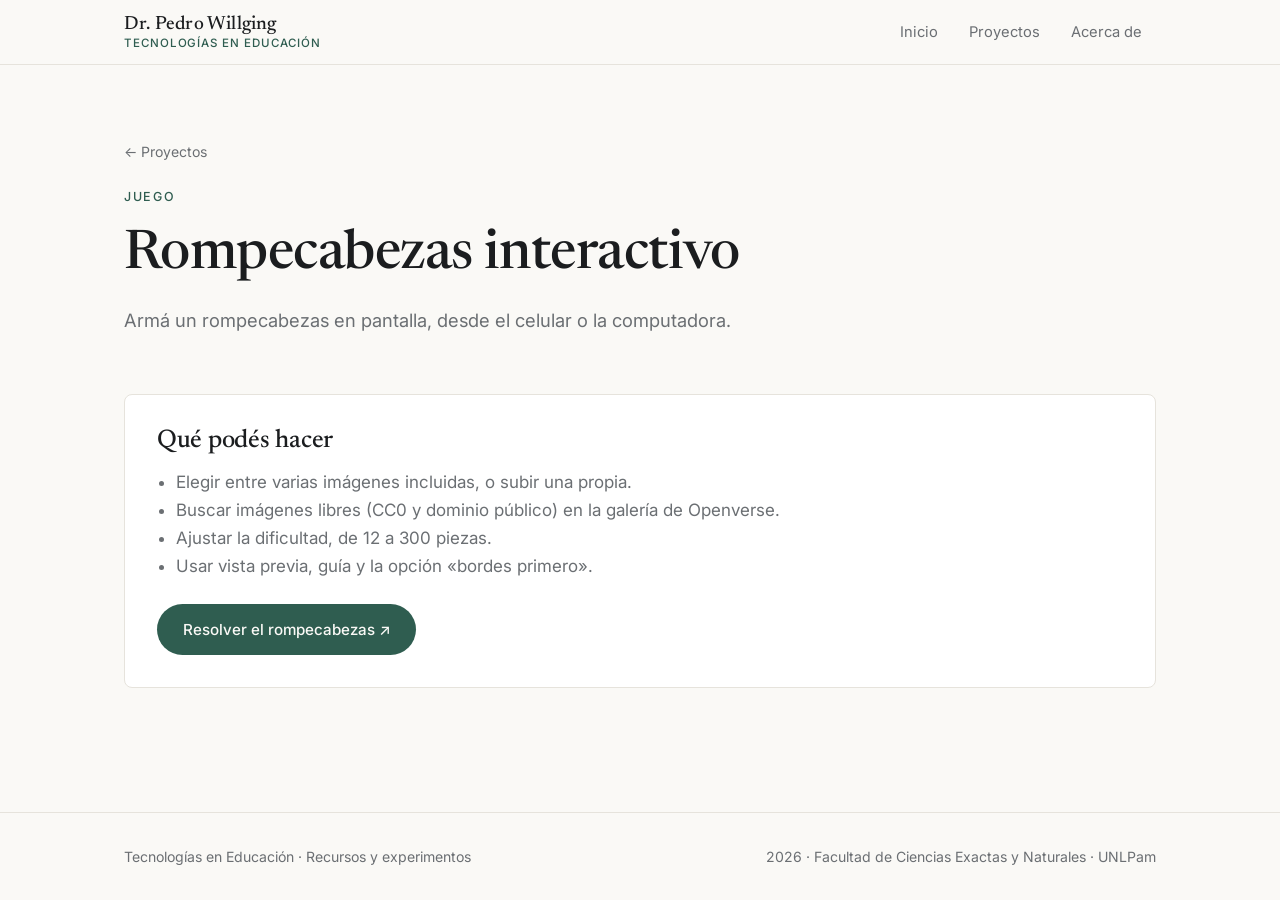
<file: rompecabezas.html>
<!DOCTYPE html>
<html lang="es">
<head>
<meta charset="UTF-8">
<meta name="viewport" content="width=device-width, initial-scale=1.0">
<title>Rompecabezas · Tecnologías en Educación</title>
<meta name="description" content="Rompecabezas interactivo con imágenes propias o de Openverse.">
<link rel="preconnect" href="https://fonts.googleapis.com">
<link rel="preconnect" href="https://fonts.gstatic.com" crossorigin>
<link href="https://fonts.googleapis.com/css2?family=Inter:wght@400;500&family=Newsreader:ital,opsz,wght@0,6..72,400;0,6..72,500;1,6..72,400&display=swap" rel="stylesheet">
<link rel="stylesheet" href="style.css">
</head>
<body>
<header class="nav">
  <div class="wrap">
    <a class="brand" href="index.html"><strong>Dr. Pedro Willging</strong><span>Tecnologías en Educación</span></a>
    <nav aria-label="Principal">
      <ul>
        <li><a href="index.html">Inicio</a></li>
        <li><a href="proyectos.html">Proyectos</a></li>
        <li><a href="acerca.html">Acerca de</a></li>
      </ul>
    </nav>
  </div>
</header>
<main>
  <section class="page-head">
    <div class="wrap">
      <a class="crumb" href="proyectos.html">← Proyectos</a>
      <p class="eyebrow">Juego</p>
      <h1>Rompecabezas interactivo</h1>
      <p class="lead">Armá un rompecabezas en pantalla, desde el celular o la computadora.</p>
    </div>
  </section>
  <div class="wrap">
    <div class="panel">
      <h2>Qué podés hacer</h2>
      <ul>
        <li>Elegir entre varias imágenes incluidas, o subir una propia.</li>
        <li>Buscar imágenes libres (CC0 y dominio público) en la galería de Openverse.</li>
        <li>Ajustar la dificultad, de 12 a 300 piezas.</li>
        <li>Usar vista previa, guía y la opción «bordes primero».</li>
      </ul>
      <a class="btn" href="rompecabezas-openverse.html" target="_blank" rel="noopener">Resolver el rompecabezas ↗</a>
    </div>
  </div>
</main>
<footer>
  <div class="wrap">
    <p>Tecnologías en Educación · Recursos y experimentos</p>
    <p>2026 · Facultad de Ciencias Exactas y Naturales · UNLPam</p>
  </div>
</footer>
</body></html>
</file>
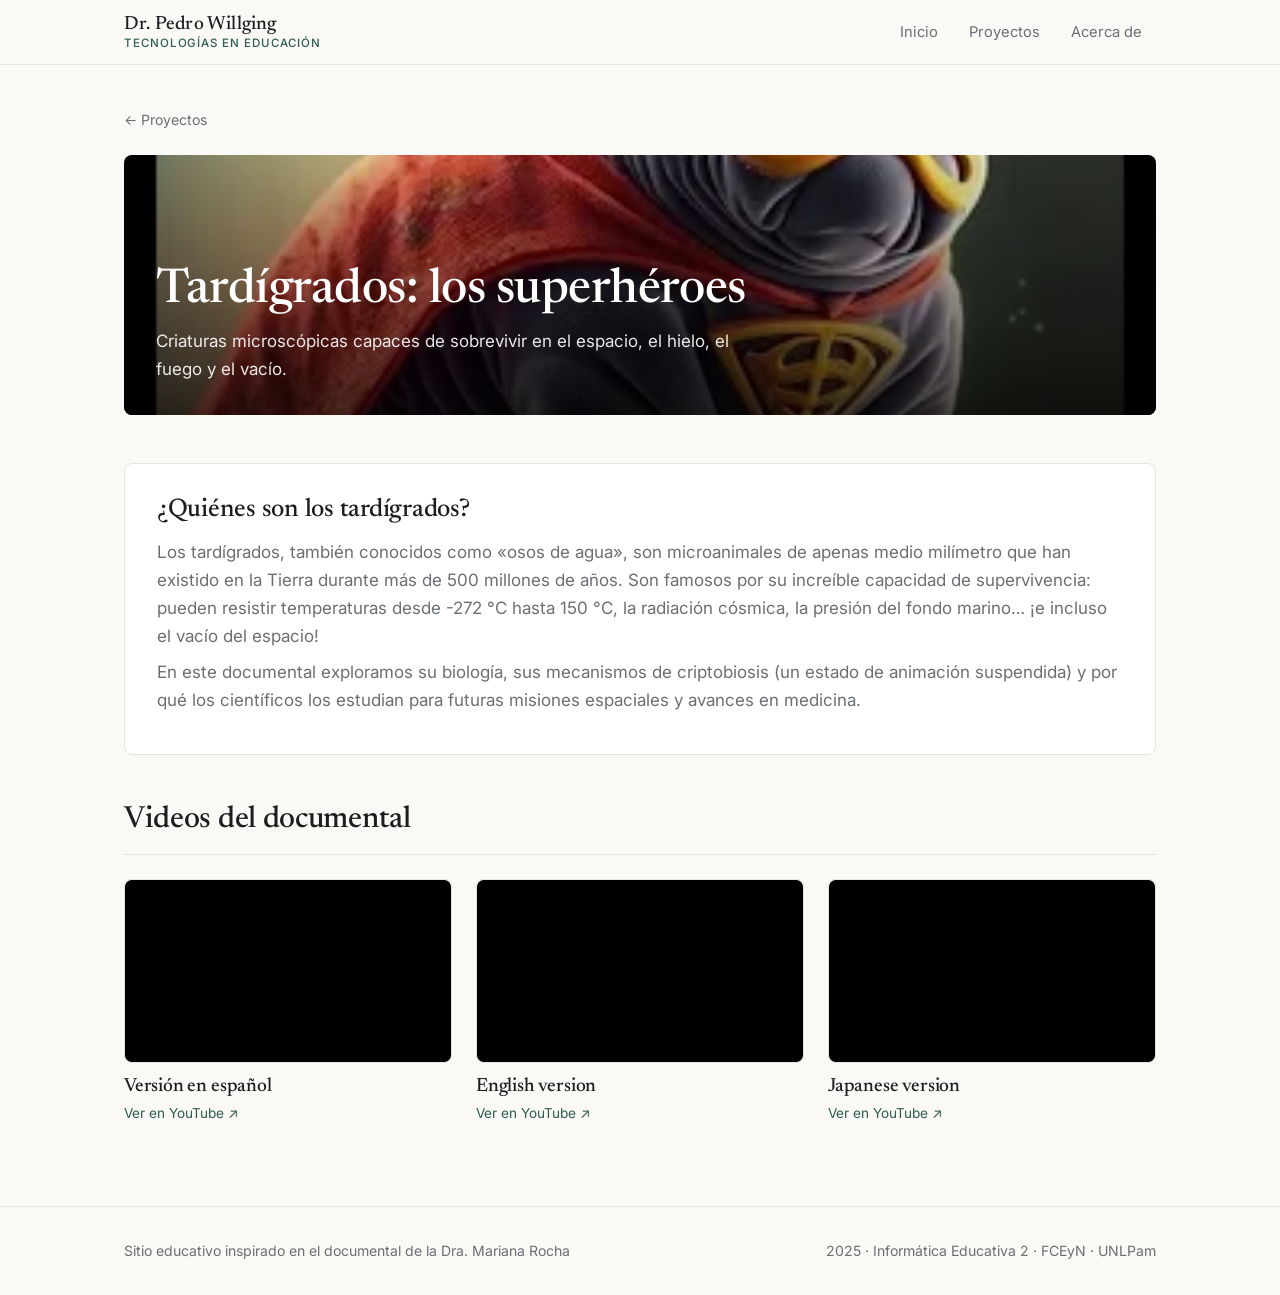
<file: tardigrados.html>
<!DOCTYPE html>
<html lang="es">
<head>
<meta charset="UTF-8">
<meta name="referrer" content="strict-origin-when-cross-origin">
<meta name="viewport" content="width=device-width, initial-scale=1.0">
<title>Tardígrados: los superhéroes · Tecnologías en Educación</title>
<meta name="description" content="Documental sobre tardígrados, los superhéroes microscópicos.">
<link rel="preconnect" href="https://fonts.googleapis.com">
<link rel="preconnect" href="https://fonts.gstatic.com" crossorigin>
<link href="https://fonts.googleapis.com/css2?family=Inter:wght@400;500&family=Newsreader:ital,opsz,wght@0,6..72,400;0,6..72,500;1,6..72,400&display=swap" rel="stylesheet">
<link rel="stylesheet" href="style.css">
</head>
<body>
<header class="nav">
  <div class="wrap">
    <a class="brand" href="index.html"><strong>Dr. Pedro Willging</strong><span>Tecnologías en Educación</span></a>
    <nav aria-label="Principal">
      <ul>
        <li><a href="index.html">Inicio</a></li>
        <li><a href="proyectos.html">Proyectos</a></li>
        <li><a href="acerca.html">Acerca de</a></li>
      </ul>
    </nav>
  </div>
</header>
<main>
  <div class="wrap" style="padding-top:2.5rem">
    <a class="crumb" href="proyectos.html">← Proyectos</a>
    <div class="cover">
      <div>
        <h1>Tardígrados: los superhéroes</h1>
        <p>Criaturas microscópicas capaces de sobrevivir en el espacio, el hielo, el fuego y el vacío.</p>
      </div>
    </div>

    <div class="panel">
      <h2>¿Quiénes son los tardígrados?</h2>
      <p>Los tardígrados, también conocidos como «osos de agua», son microanimales de apenas medio milímetro que han existido en la Tierra durante más de 500 millones de años. Son famosos por su increíble capacidad de supervivencia: pueden resistir temperaturas desde -272 °C hasta 150 °C, la radiación cósmica, la presión del fondo marino… ¡e incluso el vacío del espacio!</p>
      <p>En este documental exploramos su biología, sus mecanismos de criptobiosis (un estado de animación suspendida) y por qué los científicos los estudian para futuras misiones espaciales y avances en medicina.</p>
    </div>

    <div class="section-title" style="margin-bottom:1.5rem"><h2>Videos del documental</h2></div>
    <div class="videos">
      <div class="video"><div class="frame"><iframe referrerpolicy="strict-origin-when-cross-origin" allow="accelerometer; autoplay; clipboard-write; encrypted-media; gyroscope; picture-in-picture; web-share" src="https://www.youtube.com/embed/B91a96sHR9E" title="Documental: Tardígrados - Los superhéroes microscópicos" loading="lazy" allowfullscreen></iframe></div><h3>Versión en español</h3><a class="yt" href="https://www.youtube.com/watch?v=B91a96sHR9E" target="_blank" rel="noopener">Ver en YouTube ↗</a></div>
      <div class="video"><div class="frame"><iframe referrerpolicy="strict-origin-when-cross-origin" allow="accelerometer; autoplay; clipboard-write; encrypted-media; gyroscope; picture-in-picture; web-share" src="https://www.youtube.com/embed/5agOYP6NYZ4?si=OvvxJ_nMOxknVJ7d" title="Tardigrades" loading="lazy" allowfullscreen></iframe></div><h3>English version</h3><a class="yt" href="https://www.youtube.com/watch?v=5agOYP6NYZ4" target="_blank" rel="noopener">Ver en YouTube ↗</a></div>
      <div class="video"><div class="frame"><iframe referrerpolicy="strict-origin-when-cross-origin" allow="accelerometer; autoplay; clipboard-write; encrypted-media; gyroscope; picture-in-picture; web-share" src="https://www.youtube.com/embed/sWMPW-bkQQ8?si=zuki5T4bTYz0eb8C" title="Tardigrades" loading="lazy" allowfullscreen></iframe></div><h3>Japanese version</h3><a class="yt" href="https://www.youtube.com/watch?v=sWMPW-bkQQ8" target="_blank" rel="noopener">Ver en YouTube ↗</a></div>
    </div>
  </div>
</main>
<footer>
  <div class="wrap">
    <p>Sitio educativo inspirado en el documental de la Dra. Mariana Rocha</p>
    <p>2025 · Informática Educativa 2 · FCEyN · UNLPam</p>
  </div>
</footer>
</body></html>
</file>
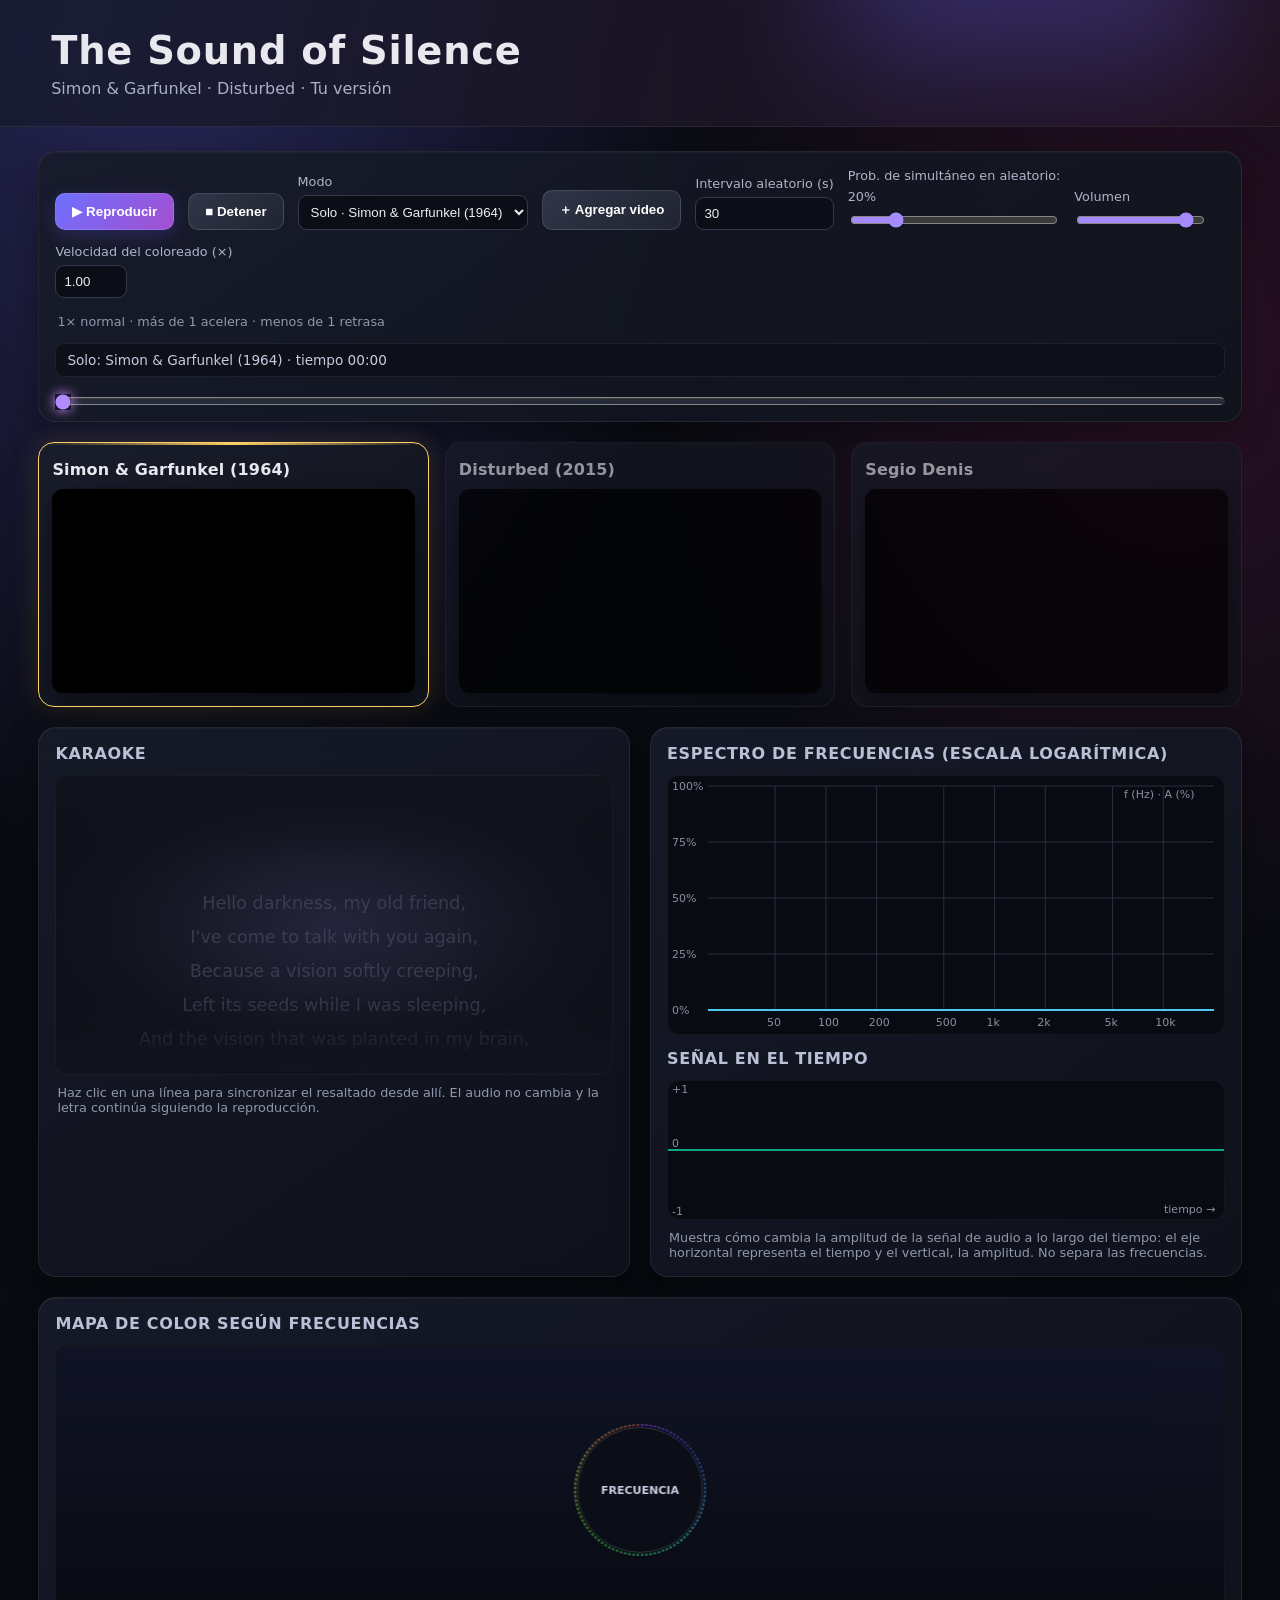
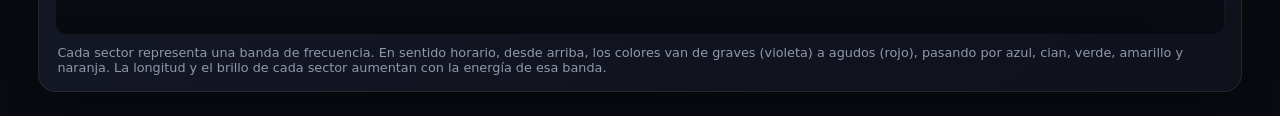
<file: TheSoundofSilence.html>
<!DOCTYPE html>
<html lang="es">
<head>
<meta charset="UTF-8">
<meta name="viewport" content="width=device-width,initial-scale=1">
<title>The Sound of Silence · 3 versiones</title>
<style>
*{box-sizing:border-box}
:root{--version-glow:#28275a}
body{margin:0;font-family:system-ui,"Segoe UI",Roboto,sans-serif;background:radial-gradient(ellipse at 12% 0%,var(--version-glow) 0,transparent 36%),radial-gradient(ellipse at 92% 20%,#2a1025 0,transparent 32%),#090b11;color:#e8e8ee;min-height:100vh;transition:background-color .5s}
header{padding:28px clamp(18px,4vw,56px);background:linear-gradient(110deg,#161b30dd,#21101ddd);border-bottom:1px solid #ffffff12;position:relative;overflow:hidden}
header:after{content:"";position:absolute;width:380px;height:180px;right:5%;top:-120px;background:#6c63ff55;filter:blur(70px);pointer-events:none}
header h1{margin:0;font-size:clamp(1.7rem,4vw,2.4rem);letter-spacing:.02em}
header p{margin:6px 0 0;color:#aab1c6}
main{padding:24px clamp(14px,3vw,40px);display:grid;gap:20px;max-width:1700px;margin:auto}
.controls,.panel{background:linear-gradient(145deg,#171b29ed,#10131ced);border:1px solid #ffffff12;border-radius:18px;box-shadow:0 12px 36px #0005,inset 0 1px #ffffff08}
.controls{padding:16px;display:flex;flex-wrap:wrap;gap:14px;align-items:flex-end}
.controls label{display:flex;flex-direction:column;font-size:.8rem;gap:6px;color:#aeb5c9}
.controls select,.controls input[type=number]{background:#0b0e16;color:#eee;border:1px solid #34394b;border-radius:9px;padding:8px;outline:none}
.controls select:focus,.controls input[type=number]:focus{border-color:#8b7bff;box-shadow:0 0 0 3px #8b7bff22}
button{background:linear-gradient(135deg,#6e70ff,#a34fd0);color:#fff;border:1px solid #ffffff20;border-radius:10px;padding:10px 16px;font-weight:700;cursor:pointer;box-shadow:0 5px 18px #705cff3b;transition:transform .2s,filter .2s,box-shadow .2s}
button:hover{transform:translateY(-2px);filter:brightness(1.13);box-shadow:0 8px 24px #705cff55}
button:active{transform:translateY(0)}
button.secondary{background:linear-gradient(135deg,#303648,#202432);box-shadow:none}
dialog{width:min(440px,calc(100% - 32px));padding:22px;background:#171b29;color:#e8e8ee;border:1px solid #ffffff24;border-radius:16px;box-shadow:0 20px 70px #000b}
dialog::backdrop{background:#05060acc;backdrop-filter:blur(4px)}
dialog form{display:grid;gap:14px}
dialog h2{margin:0;font-size:1.1rem}
dialog label{display:grid;gap:6px;color:#aeb5c9;font-size:.85rem}
dialog input{width:100%;padding:9px;background:#0b0e16;color:#eee;border:1px solid #34394b;border-radius:9px}
dialog menu{display:flex;justify-content:flex-end;gap:8px;margin:4px 0 0;padding:0}
dialog menu button{margin:0}
dialog .hint{margin:0}
input[type=range]{accent-color:#a58bff;cursor:pointer}
.versions{display:grid;grid-template-columns:repeat(auto-fit,minmax(290px,1fr));gap:16px}
.card{background:linear-gradient(145deg,#191d2b,#10131c);border-radius:16px;padding:13px;border:1px solid #ffffff13;transition:transform .25s,border-color .25s,opacity .25s,box-shadow .25s;opacity:.62;position:relative;overflow:hidden}
.card:hover{transform:translateY(-3px);opacity:.9;border-color:#a58bff55}
.card.on{border-color:#ffd166;opacity:1;box-shadow:0 0 28px #ffd16626,0 12px 30px #0006}
.card.on:before,.card.mix:before{content:"";position:absolute;inset:0 0 auto;height:2px;background:linear-gradient(90deg,transparent,#ffd166,transparent)}
.card.mix{opacity:.95;border-color:#06d6a0;box-shadow:0 0 24px #06d6a01b}
.card.mix:before{background:linear-gradient(90deg,transparent,#06d6a0,transparent)}
.card video{width:100%;border-radius:11px;background:#000;aspect-ratio:16/9;display:block;box-shadow:0 8px 22px #0007;cursor:pointer}
.card h3{margin:4px 0 10px;font-size:1rem;letter-spacing:.01em}
.card .row{display:flex;gap:8px;align-items:center;flex-wrap:wrap;font-size:.8rem;margin-top:8px}
.card input[type=file]{font-size:.75rem;max-width:100%}
.grid2{display:grid;grid-template-columns:1fr 1fr;gap:20px}
@media(max-width:900px){.grid2{grid-template-columns:1fr}}
.panel{padding:16px;position:relative;overflow:hidden}
.panel h2{margin:0 0 12px;font-size:1rem;letter-spacing:.04em;text-transform:uppercase;color:#b9c1d6}
#karaoke{height:300px;overflow:hidden;position:relative;border-radius:12px;background:radial-gradient(ellipse at center,#25243b 0,#11131d 58%,#0d0f17 100%);border:1px solid #ffffff0d}
#karaoke:before,#karaoke:after{content:"";position:absolute;left:0;right:0;height:80px;z-index:2;pointer-events:none}
#karaoke:before{top:0;background:linear-gradient(#11131d,transparent)}
#karaoke:after{bottom:0;background:linear-gradient(transparent,#11131d)}
#lyricsBox{height:100%;overflow-y:auto;position:relative;padding:110px 12px;text-align:center;scrollbar-width:none}
#lyricsBox::-webkit-scrollbar{display:none}
.line{font-size:1.1rem;padding:7px 0;color:#454b60;transition:font-size .25s,color .25s,opacity .25s,text-shadow .25s;opacity:.68}
.line[data-lyric-index]{cursor:pointer}
.line[data-lyric-index]:hover{color:#d8d2ff;opacity:1}
.line.past{color:#81889d;opacity:.78}
.line.active{font-size:clamp(1.35rem,3vw,1.8rem);font-weight:750;background:linear-gradient(90deg,#fff1ad 0%,#ffd166 var(--p,0%),#b5a8ff var(--p,0%),#777d96 100%);-webkit-background-clip:text;background-clip:text;color:transparent;opacity:1;filter:drop-shadow(0 0 12px #ffd16655);text-shadow:0 0 24px #ffd16633}
canvas{width:100%;display:block;border-radius:12px;background:#090b12;border:1px solid #ffffff0c}
#spec{height:260px}#wave{height:140px}#colors{height:290px}
#status{font-size:.85rem;color:#c5cbe0;background:#0d1019;border:1px solid #ffffff12;border-radius:9px;padding:8px 11px;width:100%}
#seek{width:100%;height:8px;margin:6px 0 0;accent-color:#b28cff}
#seek::-webkit-slider-runnable-track{height:5px;border-radius:5px;background:linear-gradient(90deg,#765cff 0 var(--progress,0%),#262b39 var(--progress,0%) 100%)}
#seek::-webkit-slider-thumb{margin-top:-5px;box-shadow:0 0 12px #d28fff}
details{margin-top:8px}
details summary{cursor:pointer;font-size:.9rem}
textarea{width:100%;height:120px;background:#0d0f14;color:#eee;border:1px solid #333;border-radius:8px;font-family:monospace;font-size:.75rem;margin-top:6px}
.hint{font-size:.8rem;color:#9098ad;margin:10px 2px 0}
@media(max-width:600px){header{padding:22px 18px}.controls{gap:12px}.controls label{flex:1 1 135px}.controls button{flex:1}#karaoke{height:270px}}
@media(prefers-reduced-motion:reduce){*,*:before,*:after{scroll-behavior:auto!important;transition:none!important}}
</style>
</head>
<body>
<header>
  <h1>The Sound of Silence</h1>
  <p>Simon &amp; Garfunkel · Disturbed · Tu versión</p>
</header>

<main>
  <section class="controls">
    <button id="playBtn">▶ Reproducir</button>
    <button id="stopBtn" class="secondary">■ Detener</button>
    <label>Modo
      <select id="mode">
        <option value="random">Aleatorio (cambia cada X s)</option>
        <option value="all">Simultáneo (todas)</option>
      </select>
    </label>
    <button id="addVersionBtn" class="secondary" type="button">＋ Agregar video</button>
    <label>Intervalo aleatorio (s)
      <input type="number" id="interval" value="30" min="5" max="180">
    </label>
    <label>Prob. de simultáneo en aleatorio: <span id="simProbVal">20%</span>
      <input type="range" id="simProb" min="0" max="100" value="20">
    </label>
    <label>Volumen
      <input type="range" id="vol" min="0" max="1" step="0.01" value="0.9">
    </label>
    <label>Velocidad del coloreado (×)
      <input type="number" id="lyricSpeed" value="1" min="0.25" max="3" step="0.05" style="width:72px">
      <span class="hint">1× normal · más de 1 acelera · menos de 1 retrasa</span>
    </label>
    <div id="status">Carga al menos un archivo para empezar.</div>
    <input type="range" id="seek" min="0" max="60" step="0.1" value="0">
  </section>

  <section class="versions" id="versions"></section>

  <dialog id="addVersionDialog">
    <form id="addVersionForm">
      <h2>Agregar una versión</h2>
      <label>Nombre del autor o versión
        <input id="newVersionName" type="text" maxlength="80" required>
      </label>
      <label>URL directa del video o audio
        <input id="newVersionUrl" type="url" placeholder="https://ejemplo.com/video.mp4">
      </label>
      <label>O elegir un archivo de tu computadora
        <input id="newVersionFile" type="file" accept="video/*,audio/*">
      </label>
      <p class="hint">La URL debe apuntar directamente a un archivo de audio o video. Para URLs de otro dominio, el servidor debe permitir CORS.</p>
      <menu>
        <button id="cancelAddVersion" type="button" class="secondary">Cancelar</button>
        <button type="submit">Agregar</button>
      </menu>
    </form>
  </dialog>

  <section class="grid2">
    <div class="panel">
      <h2>Karaoke</h2>
      <div id="karaoke"><div id="lyricsBox"></div></div>
      <p class="hint">Haz clic en una línea para sincronizar el resaltado desde allí. El audio no cambia y la letra continúa siguiendo la reproducción.</p>
    </div>

    <div class="panel">
      <h2>Espectro de frecuencias (escala logarítmica)</h2>
      <canvas id="spec"></canvas>
      <h2 style="margin-top:14px">Señal en el tiempo</h2>
      <canvas id="wave"></canvas>
      <p class="hint">Muestra cómo cambia la amplitud de la señal de audio a lo largo del tiempo: el eje horizontal representa el tiempo y el vertical, la amplitud. No separa las frecuencias.</p>
    </div>
  </section>

  <section class="panel">
    <h2>Mapa de color según frecuencias</h2>
    <canvas id="colors"></canvas>
    <p class="hint">Cada sector representa una banda de frecuencia. En sentido horario, desde arriba, los colores van de graves (violeta) a agudos (rojo), pasando por azul, cian, verde, amarillo y naranja. La longitud y el brillo de cada sector aumentan con la energía de esa banda.</p>
  </section>
</main>

<script>
/* ==================== CONFIGURACIÓN ==================== */
const VERSIONS = [
  { name: 'Simon & Garfunkel (1964)', src: 'VIDEOS/simon_garfunkel.mp4', lyrics: 'VIDEOS/simonygarfunkel.lrc', offset: 0, lyricOffset: 0.28 },
  { name: 'Disturbed (2015)',         src: 'VIDEOS/disturbed.mp4', lyrics: 'VIDEOS/disturbed.lrc', offset: 0, lyricOffset: 0.18 },
  { name: 'Segio Denis',              src: 'VIDEOS/sergio_denis.mp4', lyrics: 'VIDEOS/sergiodenis.lrc', offset: 0, lyricOffset: 0.32 }
];
// src: URL directa a un .mp4/.mp3 (con CORS habilitado para poder analizar el audio),
//      o usa el botón "Elegir archivo" de cada tarjeta.
// offset: segundos del archivo en los que empieza la canción (si la intro es distinta).

/* ==================== ESTADO ==================== */
const $ = id => document.getElementById(id);
const videos = [], cards = [], gains = [];
const lyrics = VERSIONS.map(() => []);
const lyricsVer = VERSIONS.map(() => 0);
const lyricLoadMessages = VERSIONS.map(() => 'Cargando letra sincronizada...');
const offsets = VERSIONS.map(v => v.offset || 0);
const lyricOffsets = VERSIONS.map(v => v.lyricOffset || 0);
const lyricSpeeds = VERSIONS.map(() => 1);
const lyricAnchors = VERSIONS.map(() => null);
const pendingTimes = VERSIONS.map(() => undefined);

let ctx = null, analyser = null;
const freqData = new Uint8Array(2048);
const timeData = new Float32Array(4096);
const colorPeaks = new Float32Array(96);

let playing = false, mode = 'solo0', choice = 0, focus = 0;
let segTimer = null, segEnd = 0, seeking = false;
let lyricKey = '', lastIdx = -2;
let lastSync = 0, lastStat = 0;

/* ==================== CONSTRUCCIÓN DE LA UI ==================== */
const versionsEl = $('versions');
function addVersionCard(v, i) {
  const card = document.createElement('div');
  card.className = 'card';
  const isAddedVersion = i >= 3;
  card.innerHTML = `<video playsinline preload="auto"></video>${isAddedVersion ? `
    <div class="row">
      <input type="file" accept="video/*,audio/*">
    </div>
    <div class="row">
      <label>Inicio de la canción en el archivo (s)
        <input type="number" step="0.1" value="${v.offset || 0}" style="width:80px">
      </label>
    </div>
    <div class="row" id="info${i}">Sin archivo</div>` : ''}`;
  const heading = document.createElement('h3');
  heading.textContent = v.name;
  card.prepend(heading);
  const fileInput = card.querySelector('input[type=file]');
  const offsetInput = card.querySelector('input[type=number]');
  if (offsetInput) offsetInput.value = String(v.offset || 0);
  versionsEl.appendChild(card);
  cards.push(card);
  const vid = card.querySelector('video');
  vid.title = 'Haz clic para continuar con esta versión';
  vid.addEventListener('click', () => selectVersion(i));
  vid.addEventListener('loadedmetadata', () => {
    if (pendingTimes[i] === undefined) return;
    vid.currentTime = Math.max(0, pendingTimes[i] + offsets[i]);
    pendingTimes[i] = undefined;
  });
  vid.addEventListener('error', () => {
    const info = $('info' + i);
    if (info) info.textContent = 'Error al cargar el archivo';
  });
  videos.push(vid);

  if (fileInput) fileInput.onchange = e => {
    const f = e.target.files[0];
    if (f) setSource(i, URL.createObjectURL(f));
  };
  if (offsetInput) offsetInput.oninput = e => {
    offsets[i] = parseFloat(e.target.value) || 0;
  };
  if (v.src) setSource(i, v.src);
}

VERSIONS.forEach(addVersionCard);
VERSIONS.forEach((v, i) => $('mode').add(new Option(`Solo · ${v.name}`, `solo${i}`), $('mode').querySelector('option[value="random"]')));
$('mode').value = 'solo0';

function addVersion(v, source) {
  const i = VERSIONS.length;
  VERSIONS.push(v);
  lyrics.push([]);
  lyricsVer.push(0);
  lyricLoadMessages.push('No hay letra sincronizada disponible para esta versión.');
  offsets.push(0);
  lyricOffsets.push(0);
  lyricSpeeds.push(1);
  lyricAnchors.push(null);
  pendingTimes.push(undefined);
  addVersionCard(v, i);
  $('mode').add(new Option(`Solo · ${v.name}`, `solo${i}`), $('mode').querySelector('option[value="random"]'));
  setSource(i, source);
}

async function loadDefaultLyrics(i) {
  try {
    const response = await fetch(VERSIONS[i].lyrics);
    if (!response.ok) throw new Error(`respuesta HTTP ${response.status}`);
    const text = await response.text();
    if (!parseLRC(text).length) throw new Error('el archivo no contiene líneas con tiempos válidos');
    lyrics[i] = parseLRC(text);
    lyricLoadMessages[i] = '';
    lyricsVer[i]++;
    if (focus === i) renderLyrics(true);
  } catch (error) {
    const localFileNote = location.protocol === 'file:'
      ? ' Abre la página desde un servidor local para permitir la lectura de archivos .lrc.'
      : ' Comprueba que el archivo esté junto a los videos en la carpeta VIDEOS.';
    lyricLoadMessages[i] = `No se pudo cargar la letra sincronizada (${VERSIONS[i].lyrics}).${localFileNote}`;
    lyricsVer[i]++;
    if (focus === i) renderLyrics(true);
    console.error(`Error al cargar la letra de ${VERSIONS[i].name}:`, error);
  }
}

function setSource(i, url) {
  videos[i].crossOrigin = /^https?:\/\//i.test(url) ? 'anonymous' : null;
  videos[i].src = url;
  videos[i].load();
  const info = $('info' + i);
  if (info) info.textContent = 'Listo';
}

/* ==================== LETRAS ==================== */
function parseLRC(text) {
  const out = [];
  text.split(/\r?\n/).forEach(line => {
    const m = line.match(/^\s*\[(\d{1,2}):(\d{1,2}(?:\.\d+)?)\]\s*(.*)$/);
    if (m) out.push({ t: (+m[1]) * 60 + (+m[2]), text: m[3] || '♪' });
  });
  return out.sort((a, b) => a.t - b.t);
}

VERSIONS.forEach((_, i) => loadDefaultLyrics(i));

function currentLyricOffset() {
  const ix = choice === 'all' ? refIndex() : focus;
  return lyricOffsets[ix] ?? 0;
}

function currentLyricSpeed() {
  const ix = choice === 'all' ? refIndex() : focus;
  return lyricSpeeds[ix] ?? 1;
}

function lyricTime(i) {
  const songTime = logicalTime(i);
  const anchor = lyricAnchors[i];
  const offset = currentLyricOffset();
  if (!anchor) return songTime + offset;
  return anchor.lyricTime + (songTime - anchor.songTime) + (offset - anchor.offset);
}

function syncLyricSpeedInput() {
  const input = $('lyricSpeed');
  const ix = choice === 'all' ? refIndex() : focus;
  input.value = String((lyricSpeeds[ix] ?? 1).toFixed(2));
}

function renderLyrics(force) {
  const box = $('lyricsBox');
  const lines = lyrics[focus];
  const key = focus + '|' + lyricsVer[focus];
  if (force || key !== lyricKey) {
    lyricKey = key;
    lastIdx = -2;
    box.innerHTML = '';
    if (!lines.length) {
      const message = lyricLoadMessages[focus];
      const line = document.createElement('div');
      line.className = 'line';
      line.textContent = message || 'No hay letra sincronizada disponible.';
      box.appendChild(line);
    } else {
      lines.forEach((l, i) => {
        const d = document.createElement('div');
        d.className = 'line';
        d.dataset.lyricIndex = i;
        d.textContent = l.text;
        box.appendChild(d);
      });
    }
  }
  if (!lines.length) return;

  const r = focus;
  const lt = videos[r].src ? lyricTime(r) : -1;
  let idx = -1;
  for (let k = 0; k < lines.length; k++) {
    if (lines[k].t <= lt) idx = k; else break;
  }
  const nodes = box.children;
  for (let k = 0; k < nodes.length; k++) {
    nodes[k].className = 'line' + (k < idx ? ' past' : '') + (k === idx ? ' active' : '');
  }
  if (idx >= 0 && nodes[idx]) {
    const a = nodes[idx];
    const next = lines[idx + 1] ? lines[idx + 1].t : lines[idx].t + 4;
    const progress = Math.max(0, (lt - lines[idx].t) / Math.max(0.1, next - lines[idx].t));
    const p = Math.min(1, progress * currentLyricSpeed());
    a.style.setProperty('--p', (p * 100).toFixed(1) + '%');
    if (idx !== lastIdx) {
      box.scrollTop = a.offsetTop - box.clientHeight / 2 + a.offsetHeight / 2;
      lastIdx = idx;
    }
  }
}

/* ==================== AUDIO ==================== */
function ensureAudio() {
  if (!ctx) {
    ctx = new (window.AudioContext || window.webkitAudioContext)();
    analyser = ctx.createAnalyser();
    analyser.fftSize = 4096;               // 2048 bins
    analyser.smoothingTimeConstant = 0.75;
    analyser.connect(ctx.destination);
  }
  videos.forEach((_, i) => attachVideoAudio(i));
  if (ctx.state === 'suspended') ctx.resume();
}

function attachVideoAudio(i) {
  if (gains[i]) return;
  const src = ctx.createMediaElementSource(videos[i]);
  const gain = ctx.createGain();
  gain.gain.value = 0;
  src.connect(gain);
  gain.connect(analyser);
  gains[i] = gain;
}

// choice: índice de versión o 'all' (todas las versiones en simultáneo)
function setMix(c) {
  choice = c;
  focus = c === 'all' ? 0 : c;
  const glows = ['#28275a', '#46204f', '#4b263d'];
  document.documentElement.style.setProperty('--version-glow', c === 'all' ? '#123d3a' : (glows[focus] || '#28275a'));
  const vol = parseFloat($('vol').value);
  gains.forEach((g, i) => {
    if (!g) return;
    const target = c === 'all' ? vol * 0.36 : (i === c ? vol : 0);
    g.gain.setTargetAtTime(target, ctx.currentTime, 0.05);
  });
  cards.forEach((card, i) => {
    card.classList.toggle('on', c === i);
    card.classList.toggle('mix', c === 'all');
  });
  if (playing) syncAll(true);
  syncLyricSpeedInput();
  renderLyrics(true);
  updateStatus();
}

function selectVersion(i) {
  if (!videos[i].src) return;
  const reference = refIndex();
  const songTime = reference >= 0 ? logicalTime(reference) : 0;
  pendingTimes[i] = songTime;
  if (videos[i].readyState >= 1) {
    videos[i].currentTime = Math.max(0, songTime + offsets[i]);
    pendingTimes[i] = undefined;
  }
  if (ctx) attachVideoAudio(i);
  mode = `solo${i}`;
  $('mode').value = mode;
  clearTimeout(segTimer);
  setMix(i);
  if (playing) videos[i].play().catch(error => {
    console.error(`No se pudo reproducir ${VERSIONS[i].name}:`, error);
  });
}

/* ==================== SINCRONIZACIÓN ==================== */
function refIndex() {
  if (videos[focus] && videos[focus].src && videos[focus].readyState >= 1) return focus;
  return videos.findIndex(v => v.src && v.readyState >= 1);
}
function logicalTime(i) {
  return videos[i].currentTime - offsets[i];
}
// Mantiene las versiones alineadas en el mismo "tiempo lógico" de la canción
function syncAll(force = false) {
  const r = refIndex();
  if (r < 0) return;
  const T = logicalTime(r);
  let changed = false;
  videos.forEach((v, i) => {
    if (!v.src || v.readyState < 1) return;
    const target = Math.max(0, T + offsets[i]);
    if (force || (i !== r && v.readyState >= 1 && Math.abs(v.currentTime - target) > 0.15)) {
      v.currentTime = target;
      changed = true;
    }
  });
  if (changed) renderLyrics(true);
}

/* ==================== REPRODUCCIÓN ==================== */
function play() {
  if (!videos.some(v => v.src)) {
    alert('Carga al menos un archivo de video o audio (botón "Elegir archivo").');
    return;
  }
  ensureAudio();
  videos.forEach(v => { if (v.src) v.play().catch(() => {}); });
  playing = true;
  $('playBtn').textContent = '❚❚ Pausa';
  if (mode === 'random') scheduleSegment();
  else setMix(mode === 'all' ? 'all' : Number(mode.slice(4)));
}

function pause() {
  videos.forEach(v => { if (v.src) v.pause(); });
  playing = false;
  clearTimeout(segTimer);
  $('playBtn').textContent = '▶ Reproducir';
  updateStatus();
}

function stop() {
  pause();
  videos.forEach((v, i) => { if (v.src) v.currentTime = Math.max(0, offsets[i]); });
  lastIdx = -2;
}

// Modo aleatorio: cada X segundos elige una versión o (con probabilidad) las 3 juntas
function scheduleSegment() {
  clearTimeout(segTimer);
  const simProb = parseInt($('simProb').value, 10) / 100;
  let c;
  if (Math.random() < simProb) {
    c = 'all';
  } else {
    c = Math.floor(Math.random() * VERSIONS.length);
  }
  setMix(c);
  const sec = Math.max(5, parseFloat($('interval').value) || 30);
  segEnd = performance.now() + sec * 1000;
  segTimer = setTimeout(scheduleSegment, sec * 1000);
}

/* ==================== EVENTOS DE CONTROLES ==================== */
$('playBtn').onclick = () => playing ? pause() : play();
$('stopBtn').onclick = stop;
$('addVersionBtn').onclick = () => $('addVersionDialog').showModal();
$('cancelAddVersion').onclick = () => $('addVersionDialog').close();
$('addVersionForm').onsubmit = e => {
  e.preventDefault();
  const name = $('newVersionName').value.trim();
  const file = $('newVersionFile').files[0];
  const url = $('newVersionUrl').value.trim();
  if (!name || (!file && !url)) {
    alert('Escribe un nombre y selecciona un archivo o ingresa una URL.');
    return;
  }
  if (!file && !/^https?:\/\//i.test(url)) {
    alert('La URL debe comenzar con http:// o https://.');
    return;
  }
  addVersion({ name }, file ? URL.createObjectURL(file) : url);
  e.target.reset();
  $('addVersionDialog').close();
};

$('mode').onchange = e => {
  mode = e.target.value;
  clearTimeout(segTimer);
  if (!playing) { setMix(mode === 'all' ? 'all' : (mode === 'random' ? 0 : Number(mode.slice(4)))); return; }
  if (mode === 'random') scheduleSegment();
  else setMix(mode === 'all' ? 'all' : Number(mode.slice(4)));
};

$('vol').oninput = () => { if (ctx) setMix(choice); };
$('simProb').oninput = e => { $('simProbVal').textContent = e.target.value + '%'; };
$('lyricSpeed').oninput = e => {
  const ix = choice === 'all' ? refIndex() : focus;
  const value = Number.parseFloat(e.target.value);
  if (!Number.isFinite(value)) return;
  lyricSpeeds[ix] = Math.min(3, Math.max(0.25, value));
  renderLyrics(false);
};

$('seek').onpointerdown = () => seeking = true;
$('seek').onpointerup = () => seeking = false;
$('seek').oninput = e => {
  const T = parseFloat(e.target.value);
  videos.forEach((v, i) => { if (v.src) v.currentTime = Math.max(0, T + offsets[i]); });
  renderLyrics(false);
  updateStatus();
};

$('lyricsBox').onclick = e => {
  const line = e.target.closest('.line[data-lyric-index]');
  if (!line || !line.parentElement || line.parentElement !== $('lyricsBox')) return;
  const lyric = lyrics[focus][Number(line.dataset.lyricIndex)];
  if (!lyric) return;

  lyricAnchors[focus] = {
    songTime: logicalTime(focus),
    lyricTime: lyric.t,
    offset: currentLyricOffset()
  };
  renderLyrics(true);
};

function fmt(s) {
  s = Math.max(0, s || 0);
  const m = Math.floor(s / 60), r = Math.floor(s % 60);
  return String(m).padStart(2, '0') + ':' + String(r).padStart(2, '0');
}

function updateStatus() {
  const names = VERSIONS.map(v => v.name);
  const modeTxt = mode.startsWith('solo') ? 'Solo' : { random: 'Aleatorio', all: 'Simultáneo' }[mode];
  const cur = choice === 'all' ? `las ${VERSIONS.length} versiones en simultáneo` : names[choice];
  let extra = '';
  if (mode === 'random' && playing) {
    extra = ` · próximo cambio en ${Math.max(0, Math.ceil((segEnd - performance.now()) / 1000))}s`;
  }
  const r = refIndex();
  const t = r >= 0 ? logicalTime(r) : 0;
  $('status').textContent = `${modeTxt}: ${cur}${extra} · tiempo ${fmt(t)}`;
  const durs = videos.map((v, i) => v.src && isFinite(v.duration) ? v.duration - offsets[i] : 0);
  $('seek').max = Math.max(60, ...durs);
  if (!seeking && r >= 0) $('seek').value = Math.max(0, t);
  $('seek').style.setProperty('--progress', (100 * $('seek').value / $('seek').max) + '%');
}

/* ==================== VISUALIZACIONES ==================== */
function fit(c) {
  const dpr = window.devicePixelRatio || 1;
  const W = c.clientWidth, H = c.clientHeight;
  if (c.width !== Math.round(W * dpr) || c.height !== Math.round(H * dpr)) {
    c.width = Math.round(W * dpr);
    c.height = Math.round(H * dpr);
  }
  const g = c.getContext('2d');
  g.setTransform(dpr, 0, 0, dpr, 0, 0);
  return { g, W, H };
}

function sampleRate() { return ctx ? ctx.sampleRate : 44100; }
function binOf(f) { return Math.min(freqData.length - 1, Math.round(f / (sampleRate() / 2) * freqData.length)); }

function bandAvg(f1, f2) {
  const b1 = binOf(f1), b2 = binOf(f2);
  let s = 0, n = 0;
  for (let b = b1; b <= b2; b++) { s += freqData[b]; n++; }
  return n ? s / n / 255 : 0;
}

const specC = $('spec'), waveC = $('wave'), colC = $('colors');

function drawSpectrum() {
  const { g, W, H } = fit(specC);
  g.clearRect(0, 0, W, H);
  const fmin = 20, fmax = 20000;
  const x0 = 40, x1 = W - 10, y0 = 10, y1 = H - 24;
  g.font = '11px system-ui';
  g.lineWidth = 1;
  // Cuadrícula de amplitud
  g.strokeStyle = '#263040';
  g.fillStyle = '#8a90a3';
  for (let p = 0; p <= 100; p += 25) {
    const y = y1 - (y1 - y0) * p / 100;
    g.beginPath(); g.moveTo(x0, y); g.lineTo(x1, y); g.stroke();
    g.fillText(p + '%', 4, y + 4);
  }
  // Cuadrícula de frecuencia (log)
  const fx = f => x0 + (x1 - x0) * Math.log10(f / fmin) / Math.log10(fmax / fmin);
  [50, 100, 200, 500, 1000, 2000, 5000, 10000].forEach(f => {
    const x = fx(f);
    g.beginPath(); g.moveTo(x, y0); g.lineTo(x, y1); g.stroke();
    g.fillText(f >= 1000 ? (f / 1000) + 'k' : f, x - 8, H - 8);
  });
  // Curva del espectro
  g.beginPath();
  for (let px = x0; px <= x1; px += 2) {
    const f = fmin * Math.pow(fmax / fmin, (px - x0) / (x1 - x0));
    const v = freqData[binOf(f)] / 255;
    const y = y1 - (y1 - y0) * v;
    px === x0 ? g.moveTo(px, y) : g.lineTo(px, y);
  }
  g.strokeStyle = '#4cc9f0';
  g.lineWidth = 2;
  g.stroke();
  g.lineTo(x1, y1); g.lineTo(x0, y1); g.closePath();
  g.fillStyle = 'rgba(76,201,240,.15)';
  g.fill();
  g.fillStyle = '#8a90a3';
  g.fillText('f (Hz) · A (%)', x1 - 90, y0 + 12);
}

function drawWave() {
  const { g, W, H } = fit(waveC);
  g.clearRect(0, 0, W, H);
  g.strokeStyle = '#263040';
  g.lineWidth = 1;
  g.beginPath(); g.moveTo(0, H / 2); g.lineTo(W, H / 2); g.stroke();
  g.strokeStyle = '#06d6a0';
  g.lineWidth = 1.5;
  g.beginPath();
  const n = timeData.length;
  for (let x = 0; x <= W; x++) {
    const i = Math.floor(x / W * (n - 1));
    const y = H / 2 - timeData[i] * (H / 2 - 6);
    x === 0 ? g.moveTo(x, y) : g.lineTo(x, y);
  }
  g.stroke();
  g.fillStyle = '#8a90a3';
  g.font = '11px system-ui';
  g.fillText('+1', 4, 12);
  g.fillText('0', 4, H / 2 - 3);
  g.fillText('-1', 4, H - 4);
  g.fillText('tiempo →', W - 60, H - 6);
}

function drawColors() {
  const { g, W, H } = fit(colC);
  g.clearRect(0, 0, W, H);
  const bg = g.createLinearGradient(0, 0, 0, H);
  bg.addColorStop(0, '#111426');
  bg.addColorStop(1, '#080a11');
  g.fillStyle = bg;
  g.fillRect(0, 0, W, H);

  const cx = W / 2, cy = H / 2;
  const innerRadius = Math.min(W * 0.22, H * 0.22);
  const outerRadius = Math.min(W * 0.45, H * 0.45);
  const barRange = outerRadius - innerRadius;
  const fmin = 20, fmax = 16000, cols = colorPeaks.length;
  const step = Math.PI * 2 / cols;
  const gap = Math.min(0.018, step * 0.18);

  for (let c = 0; c < cols; c++) {
    const f1 = fmin * Math.pow(fmax / fmin, c / cols);
    const f2 = fmin * Math.pow(fmax / fmin, (c + 1) / cols);
    const energy = bandAvg(f1, f2);
    const level = Math.min(1, Math.pow(energy, 0.62) * 2.1);
    colorPeaks[c] = Math.max(level, colorPeaks[c] * 0.965);
    const hue = 275 - 265 * c / (cols - 1);
    const start = -Math.PI / 2 + c * step + gap;
    const end = -Math.PI / 2 + (c + 1) * step - gap;
    const radius = innerRadius + 2 + barRange * level;

    g.beginPath();
    g.arc(cx, cy, radius, start, end);
    g.arc(cx, cy, innerRadius, end, start, true);
    g.closePath();
    g.fillStyle = `hsla(${hue},100%,${38 + level * 34}%,${0.35 + level * 0.65})`;
    g.fill();

    const peakRadius = innerRadius + 2 + barRange * colorPeaks[c];
    g.beginPath();
    g.arc(cx, cy, peakRadius, start, end);
    g.strokeStyle = `hsla(${hue},100%,82%,${0.28 + colorPeaks[c] * 0.65})`;
    g.lineWidth = 1.5;
    g.stroke();
  }

  g.beginPath();
  g.arc(cx, cy, innerRadius - 1, 0, Math.PI * 2);
  g.fillStyle = '#0b0e17';
  g.fill();
  g.strokeStyle = '#ffffff24';
  g.lineWidth = 1;
  g.stroke();
  g.fillStyle = '#c9cce0';
  g.font = '600 11px system-ui';
  g.textAlign = 'center';
  g.fillText('FRECUENCIA', cx, cy + 4);
}

/* ==================== BUCLE PRINCIPAL ==================== */
function loop(now) {
  requestAnimationFrame(loop);
  if (analyser) {
    analyser.getByteFrequencyData(freqData);
    analyser.getFloatTimeDomainData(timeData);
  } else {
    freqData.fill(0);
    timeData.fill(0);
  }
  if (playing && now - lastSync > 1000) { syncAll(); lastSync = now; }
  if (now - lastStat > 400) { updateStatus(); lastStat = now; }
  renderLyrics(false);
  drawSpectrum();
  drawWave();
  drawColors();
}

/* ==================== INICIO ==================== */
setMix(0);
renderLyrics(true);
requestAnimationFrame(loop);
</script>
</body>
</html>
</file>
<file: style.css>
/* ====== Sitio de Pedro A. Willging — estilos compartidos ====== */
:root{
  --bg:#faf9f6; --surface:#ffffff; --ink:#1b1d1f; --mut:#6b6f73; --line:#e6e3dc;
  --acc:#2f5d50; --acc-soft:#e8efec;
  --serif:"Newsreader",Georgia,"Times New Roman",serif;
  --sans:"Inter",system-ui,-apple-system,"Segoe UI",Roboto,sans-serif;
  --max:1080px;
}
@media (prefers-color-scheme:dark){
  :root{--bg:#121413;--surface:#1a1d1c;--ink:#ecebe6;--mut:#9a9e99;--line:#2a2e2c;--acc:#8fc4b2;--acc-soft:#1f2a26}
}
*{box-sizing:border-box}
html{scroll-behavior:smooth}
body{margin:0;background:var(--bg);color:var(--ink);font:17px/1.65 var(--sans);-webkit-font-smoothing:antialiased;display:flex;flex-direction:column;min-height:100vh}
a{color:inherit}
img{max-width:100%;display:block}
.wrap{width:100%;max-width:var(--max);margin:0 auto;padding:0 1.5rem}
main{flex:1}

/* ---- Navegación ---- */
.nav{position:sticky;top:0;z-index:50;background:color-mix(in srgb,var(--bg) 88%,transparent);backdrop-filter:blur(10px);-webkit-backdrop-filter:blur(10px);border-bottom:1px solid var(--line)}
.nav .wrap{display:flex;align-items:center;justify-content:space-between;height:64px}
.brand{font-family:var(--serif);font-size:1.25rem;font-weight:500;text-decoration:none;letter-spacing:.01em}
.nav ul{list-style:none;display:flex;gap:.25rem;margin:0;padding:0}
.nav ul a{display:block;text-decoration:none;font-size:.92rem;color:var(--mut);padding:.45rem .85rem;border-radius:999px;transition:color .2s,background .2s}
.nav ul a:hover{color:var(--ink);background:var(--acc-soft)}
.nav ul a[aria-current="page"]{color:var(--acc);background:var(--acc-soft);font-weight:500}

/* ---- Tipografía ---- */
h1,h2,h3{font-family:var(--serif);font-weight:500;line-height:1.15;margin:0;letter-spacing:-.01em}
.eyebrow{font-size:.78rem;letter-spacing:.14em;text-transform:uppercase;color:var(--acc);font-weight:500;margin:0 0 1rem}
.lead{font-size:1.15rem;color:var(--mut);max-width:38em}

/* ---- Inicio ---- */
.hero{padding:5rem 0 4rem}
.hero .wrap{display:grid;grid-template-columns:1.3fr 1fr;gap:4rem;align-items:center}
.hero h1{font-size:clamp(2.6rem,6vw,4.4rem);margin-bottom:1.25rem}
.hero .role{font-family:var(--serif);font-size:1.4rem;font-style:italic;color:var(--acc);margin:0 0 1rem}
.portrait{aspect-ratio:4/5;border-radius:6px;overflow:hidden;background:var(--acc-soft);border:1px solid var(--line);position:relative}
.portrait img{width:100%;height:100%;object-fit:cover}
.portrait .ph{position:absolute;inset:0;display:none;align-items:center;justify-content:center;font-family:var(--serif);font-size:4rem;color:var(--acc);opacity:.55}
.portrait.empty .ph{display:flex}
.portrait.empty img{display:none}

.section{padding:3rem 0 5rem}
.section-title{display:flex;align-items:baseline;justify-content:space-between;border-bottom:1px solid var(--line);padding-bottom:1rem;margin-bottom:.5rem}
.section-title h2{font-size:1.9rem}
.rows{list-style:none;margin:0;padding:0}
.rows a{display:grid;grid-template-columns:3rem 1fr auto;gap:1rem;align-items:baseline;padding:1.6rem 0;border-bottom:1px solid var(--line);text-decoration:none;transition:padding .25s}
.rows a:hover{padding-left:.75rem}
.rows .n{font-family:var(--serif);color:var(--mut);font-size:1rem}
.rows h3{font-size:1.55rem;margin-bottom:.25rem}
.rows p{margin:0;color:var(--mut);font-size:.98rem}
.rows .arrow{color:var(--acc);font-size:1.4rem;transition:transform .25s}
.rows a:hover .arrow{transform:translateX(4px)}

/* ---- Páginas interiores ---- */
.page-head{padding:4.5rem 0 2.5rem}
.page-head h1{font-size:clamp(2.2rem,5vw,3.4rem);margin-bottom:1rem}
.crumb{display:inline-block;font-size:.88rem;color:var(--mut);text-decoration:none;margin-bottom:1.5rem}
.crumb:hover{color:var(--acc)}

.cards{display:grid;grid-template-columns:repeat(auto-fill,minmax(300px,1fr));gap:1.5rem;padding-bottom:5rem}
.card{display:flex;flex-direction:column;background:var(--surface);border:1px solid var(--line);border-radius:8px;padding:1.75rem;text-decoration:none;transition:transform .25s,border-color .25s,box-shadow .25s}
.card:hover{transform:translateY(-4px);border-color:var(--acc);box-shadow:0 12px 30px -18px rgba(0,0,0,.25)}
.card .tag{font-size:.72rem;letter-spacing:.12em;text-transform:uppercase;color:var(--acc);margin-bottom:1rem}
.card h3{font-size:1.5rem;margin-bottom:.6rem}
.card p{color:var(--mut);font-size:.97rem;margin:0 0 1.5rem;flex:1}
.card .go{font-size:.9rem;color:var(--acc);font-weight:500}

.btn{display:inline-block;background:var(--acc);color:var(--bg);text-decoration:none;padding:.8rem 1.6rem;border-radius:999px;font-weight:500;font-size:.95rem;transition:opacity .2s}
.btn:hover{opacity:.85}
.panel{background:var(--surface);border:1px solid var(--line);border-radius:8px;padding:2rem;margin-bottom:3rem}
.panel h2{font-size:1.6rem;margin-bottom:.75rem}
.panel p{margin:.5rem 0;color:var(--mut)}
.panel ul{color:var(--mut);padding-left:1.2rem;margin:.75rem 0 1.5rem}

/* Tardígrados */
.cover{position:relative;border-radius:8px;overflow:hidden;margin-bottom:3rem;min-height:260px;display:flex;align-items:flex-end;background:#222 url("tardigrado-superheroe.png") center/cover no-repeat}
.cover::after{content:"";position:absolute;inset:0;background:linear-gradient(to top,rgba(0,0,0,.72),rgba(0,0,0,.1))}
.cover div{position:relative;z-index:1;padding:2rem;color:#fff}
.cover h1{font-size:clamp(2rem,5vw,3rem);margin-bottom:.5rem}
.cover p{margin:0;opacity:.9;max-width:36em}
.videos{display:grid;grid-template-columns:repeat(auto-fill,minmax(300px,1fr));gap:1.5rem;padding-bottom:5rem}
.video h3{font-size:1.2rem;margin-top:.8rem}
.frame{aspect-ratio:16/9;border-radius:8px;overflow:hidden;background:#000;border:1px solid var(--line)}
.frame iframe{width:100%;height:100%;border:0}

/* ---- Pie ---- */
footer{border-top:1px solid var(--line);padding:2rem 0;color:var(--mut);font-size:.88rem}
footer .wrap{display:flex;flex-wrap:wrap;justify-content:space-between;gap:.5rem 2rem}
footer p{margin:0}

@media (max-width:760px){
  .hero{padding:3rem 0 2rem}
  .hero .wrap{grid-template-columns:1fr;gap:2.5rem}
  .portrait{order:-1;max-width:280px}
  .rows a{grid-template-columns:2rem 1fr auto}
  .nav .wrap{height:58px}
}

/* ---- Portada y Acerca de ---- */
.cover-hero{padding:6rem 0 3rem}
.cover-hero h1{font-size:clamp(2.4rem,6vw,4.2rem);max-width:15em;margin-bottom:1.5rem}
.cover-hero .lead{margin:0}
.portrait img{object-position:43% center}
.about{padding-top:4.5rem}
.about .wrap{grid-template-columns:1.2fr 1fr}
.about .interests{font-family:var(--serif);font-size:1.5rem;line-height:1.4;margin:2rem 0 0;padding-top:1.5rem;border-top:1px solid var(--line);max-width:28em}
@media (max-width:760px){.cover-hero{padding:3.5rem 0 2rem}.about .wrap{grid-template-columns:1fr}}

/* ---- Logo con nombre ---- */
.brand{display:flex;flex-direction:column;line-height:1.15;gap:.1rem}
.brand strong{font-weight:500;font-size:1.2rem}
.brand span{font-family:var(--sans);font-size:.72rem;letter-spacing:.08em;text-transform:uppercase;color:var(--acc)}
.yt{display:inline-block;margin-top:.2rem;font-size:.85rem;color:var(--acc);text-decoration:none}
.yt:hover{text-decoration:underline}

/* ---- Imagen de portada ---- */
.art{width:100%;height:auto;aspect-ratio:5/2;object-fit:cover;border-radius:8px;border:1px solid var(--line);margin-bottom:2.5rem}
@media (max-width:760px){.art{aspect-ratio:16/10;object-position:78% center;margin-bottom:1.75rem}}

/* ---SVG portada ----- */
.portada {
  width: 100%;
  height: 100%;      /* o la altura que uses para el hero */
  object-fit: cover;
}
</file>
